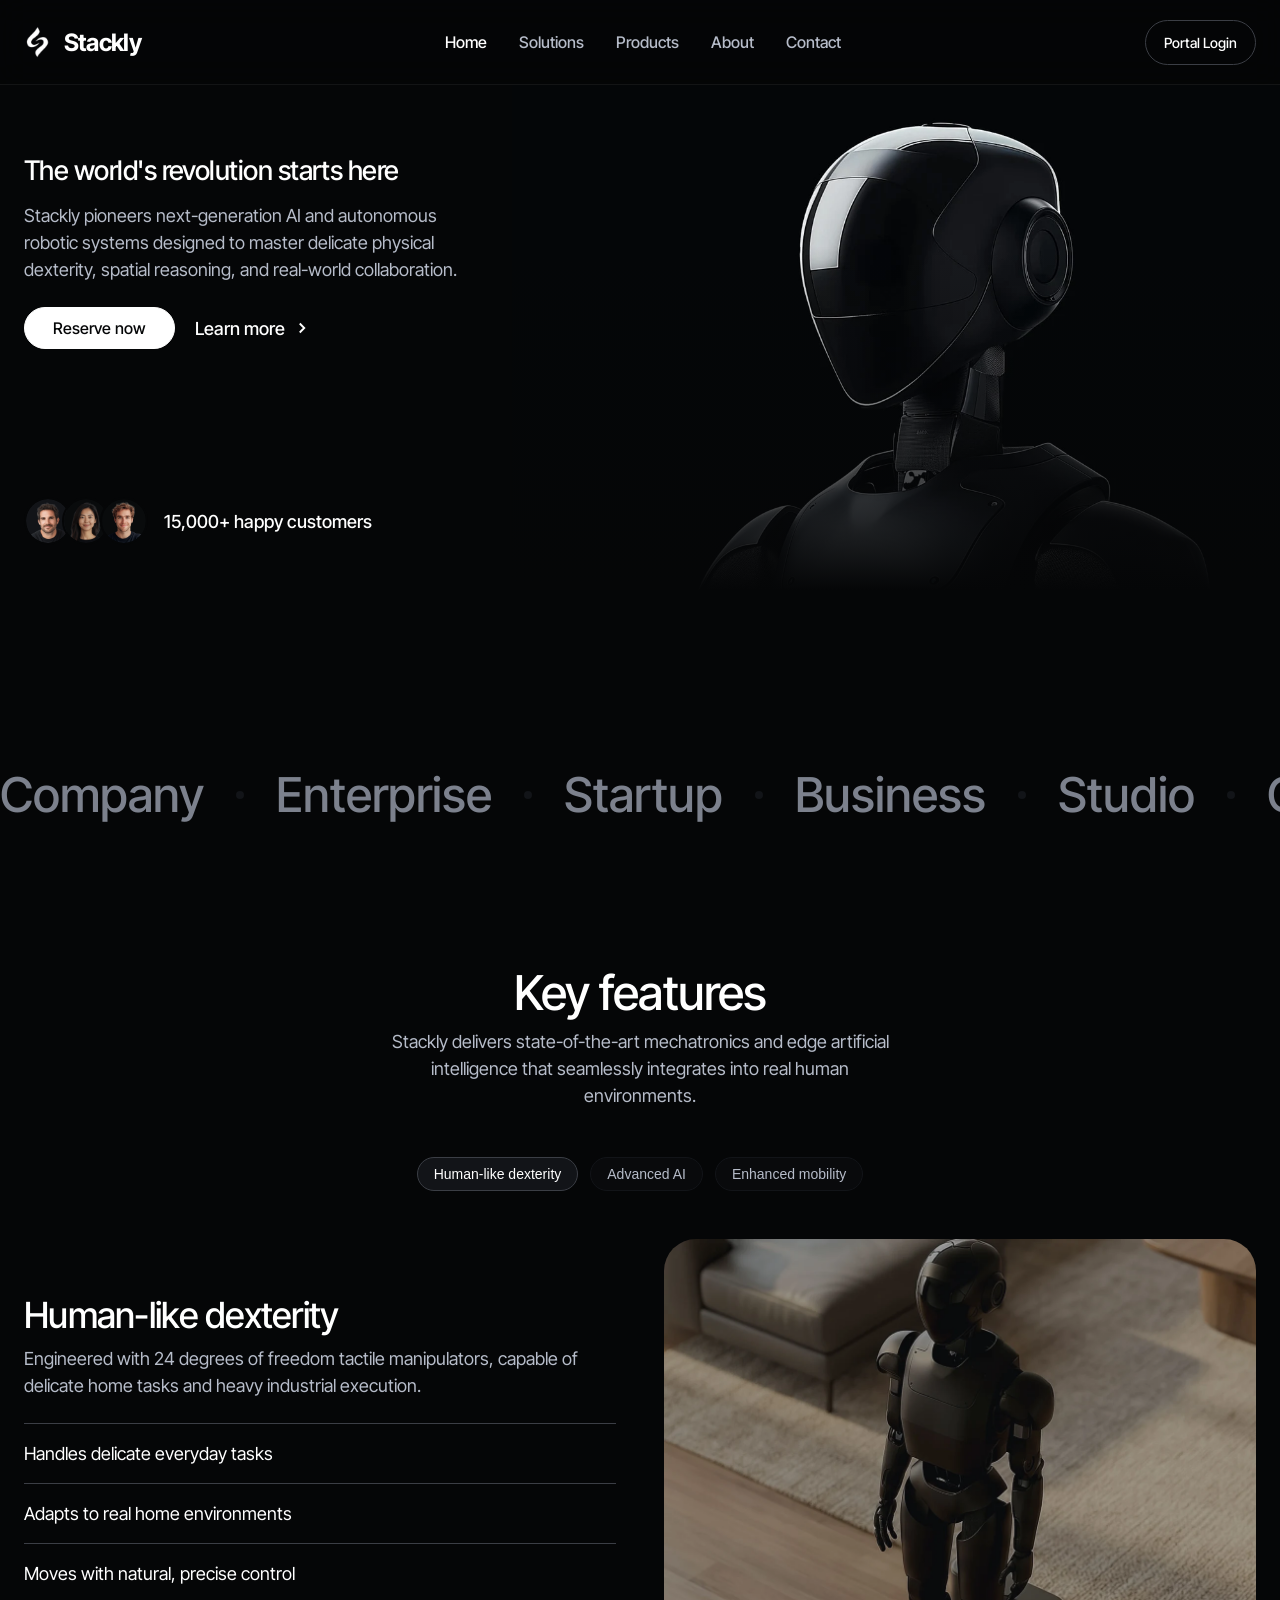
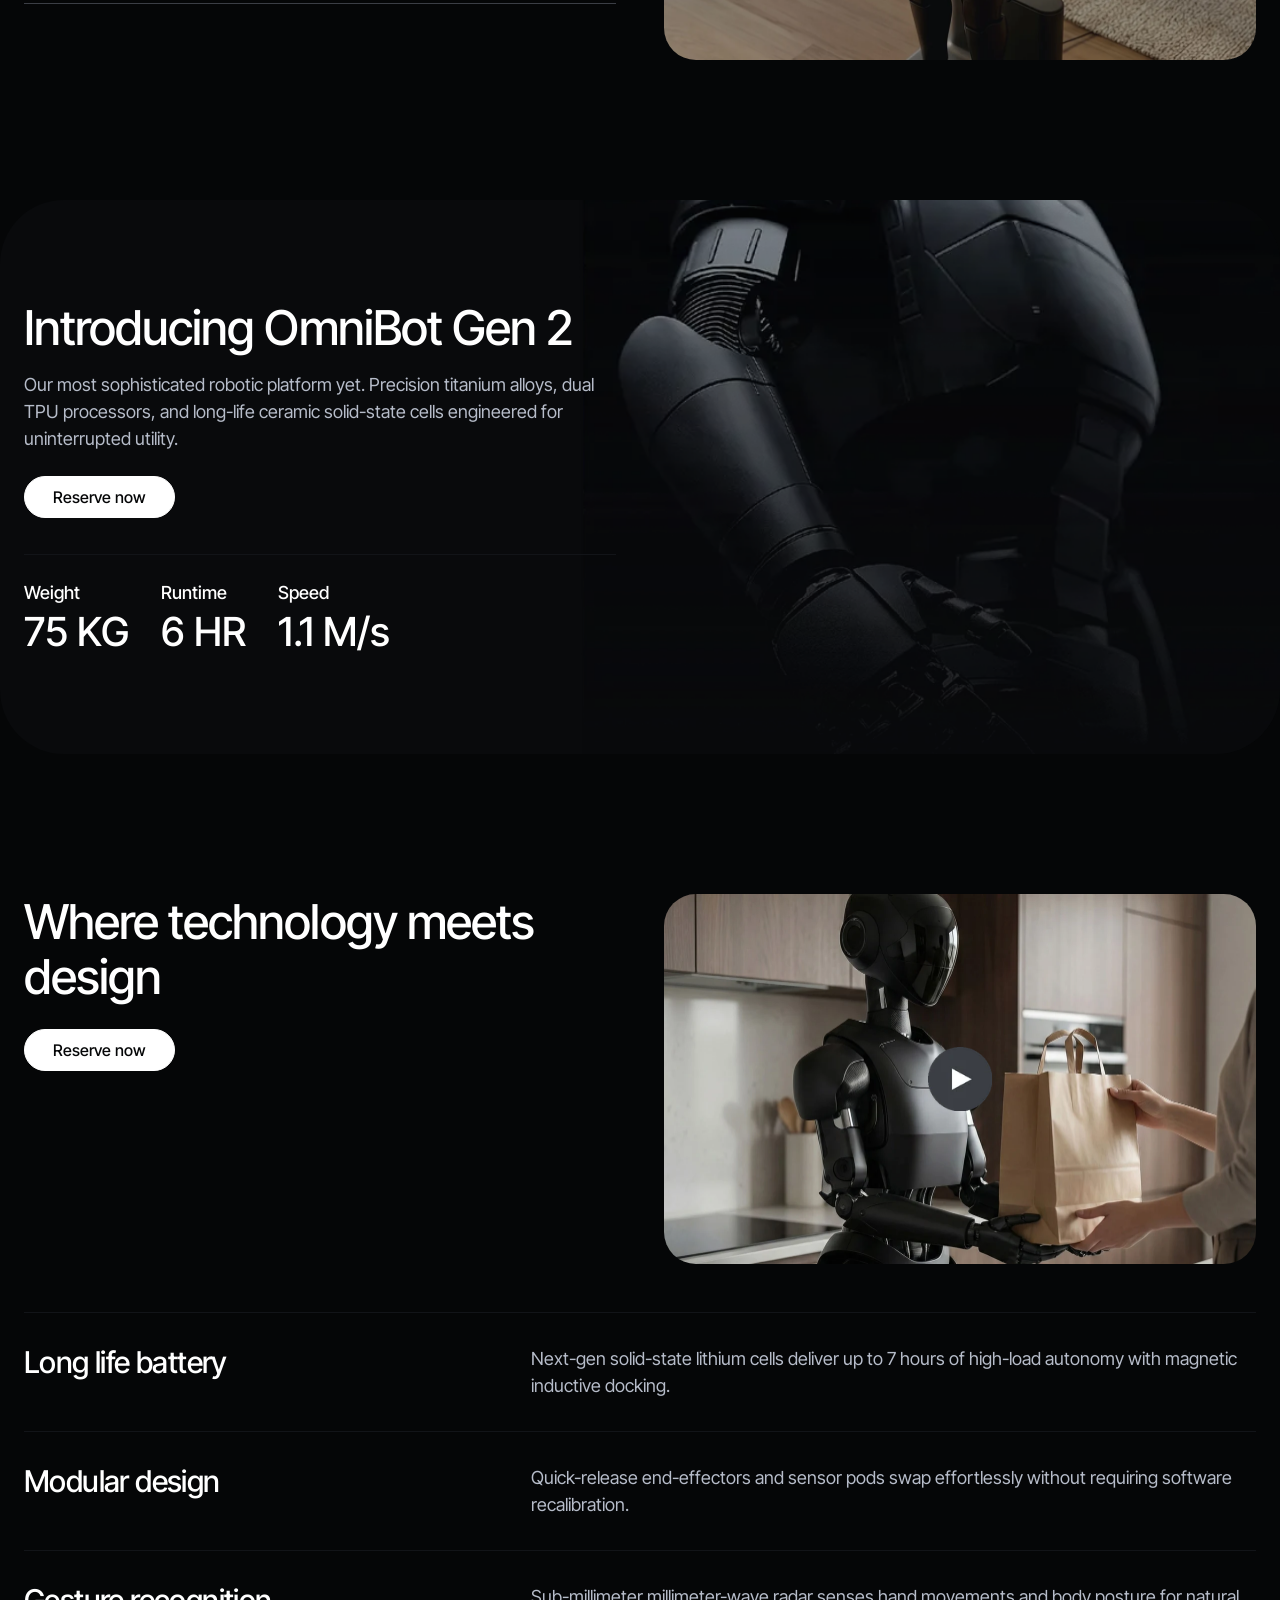
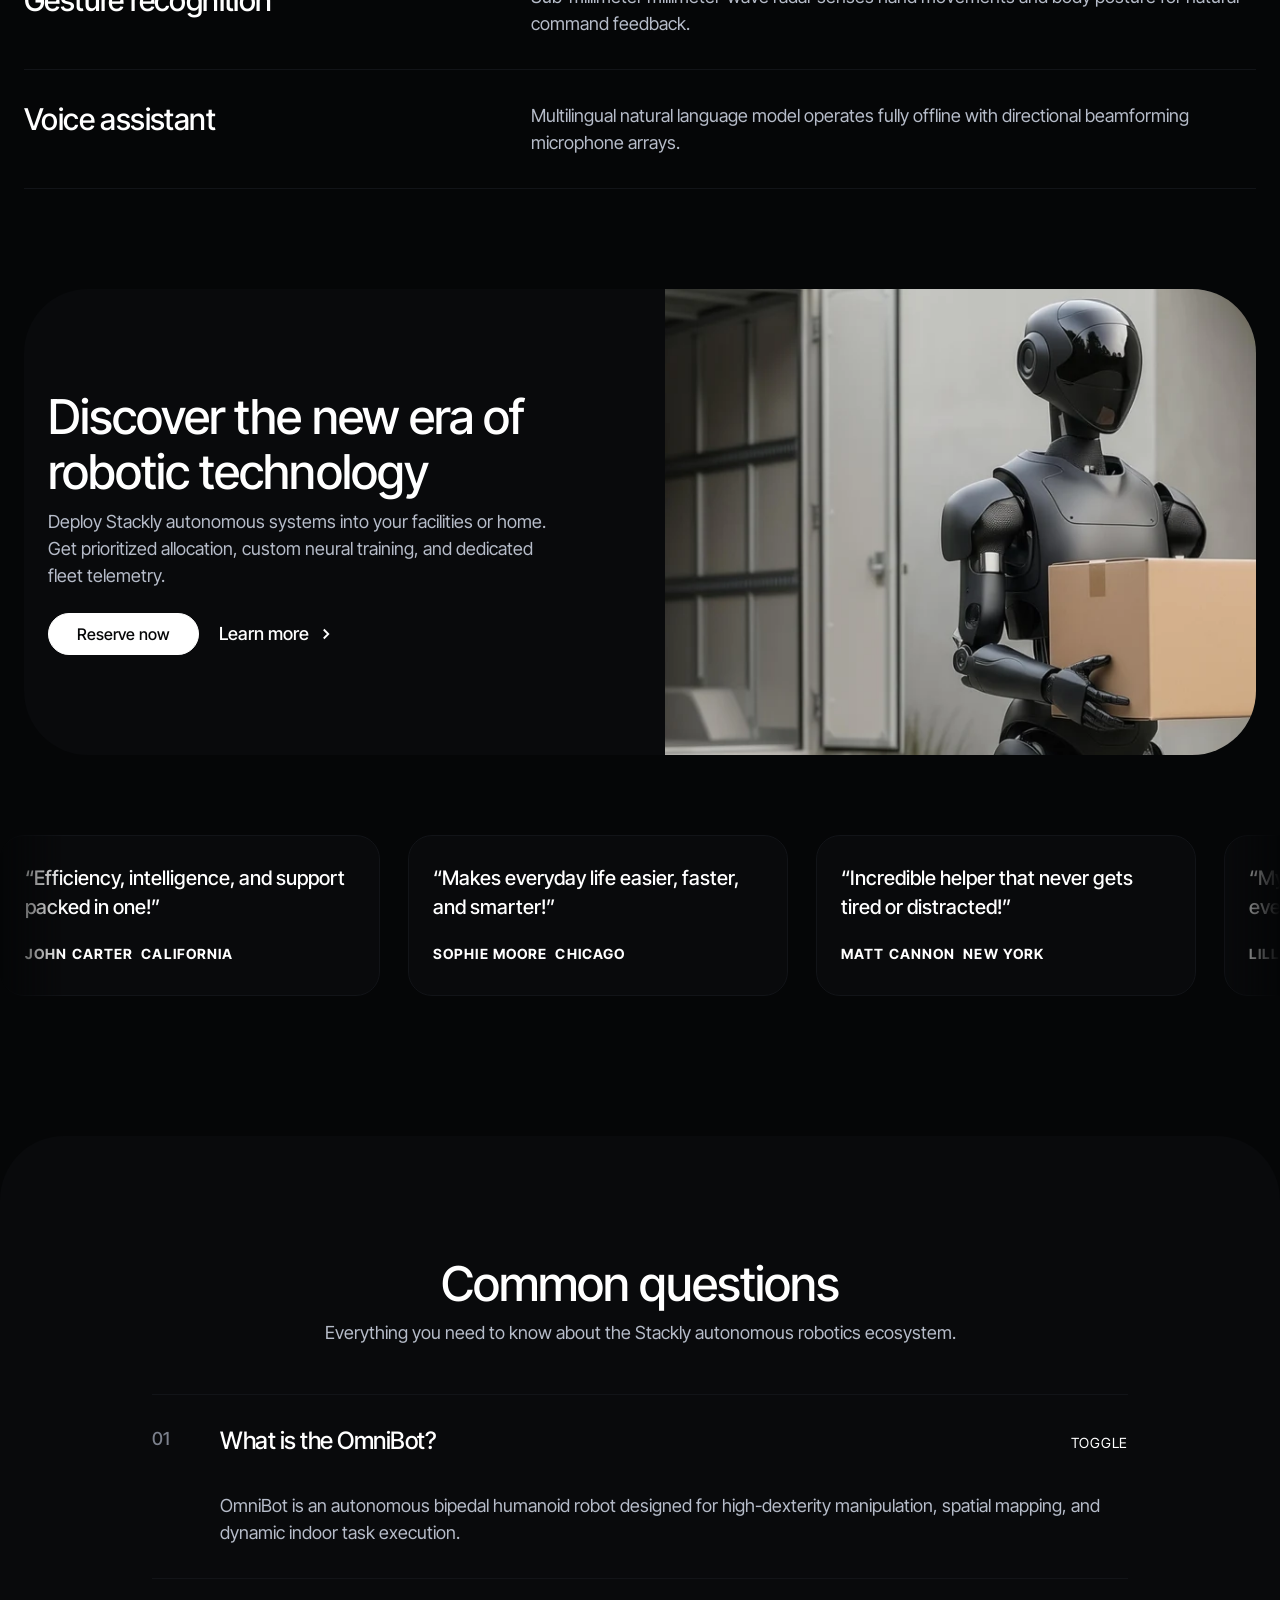
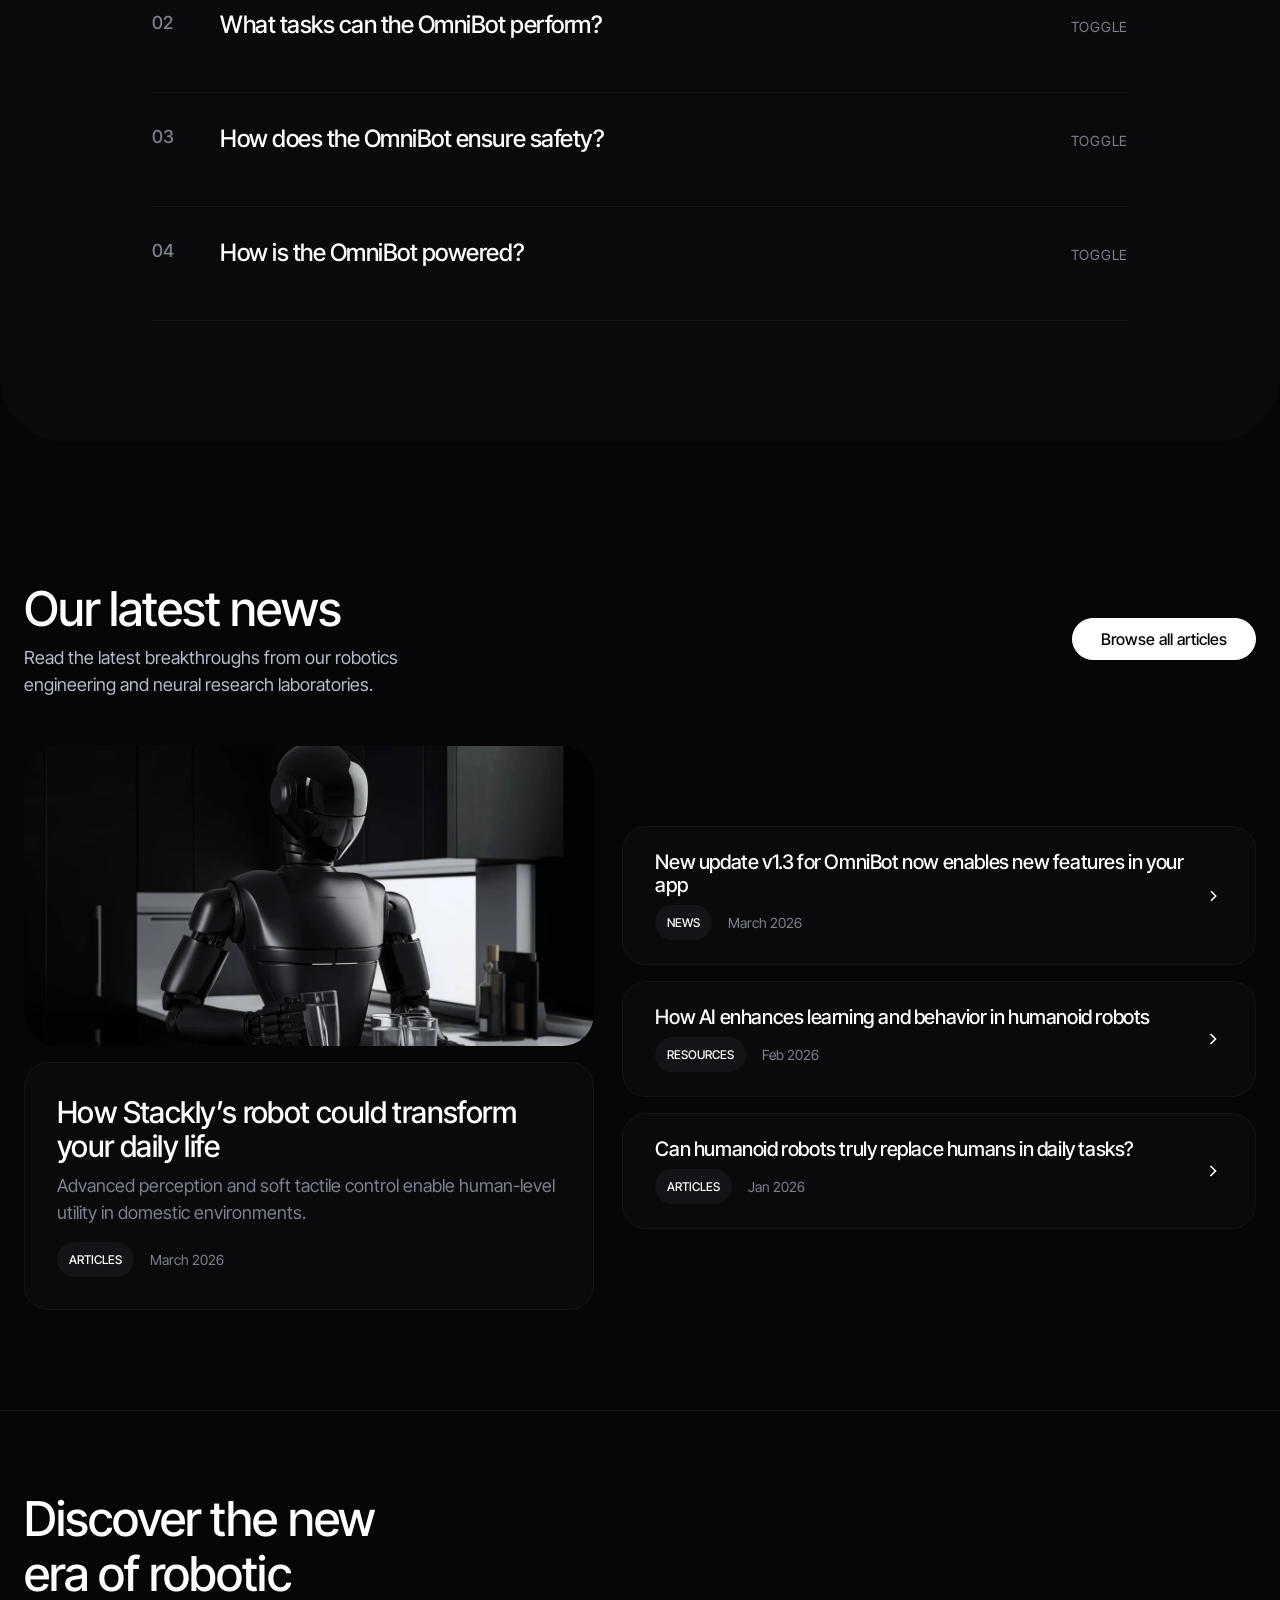
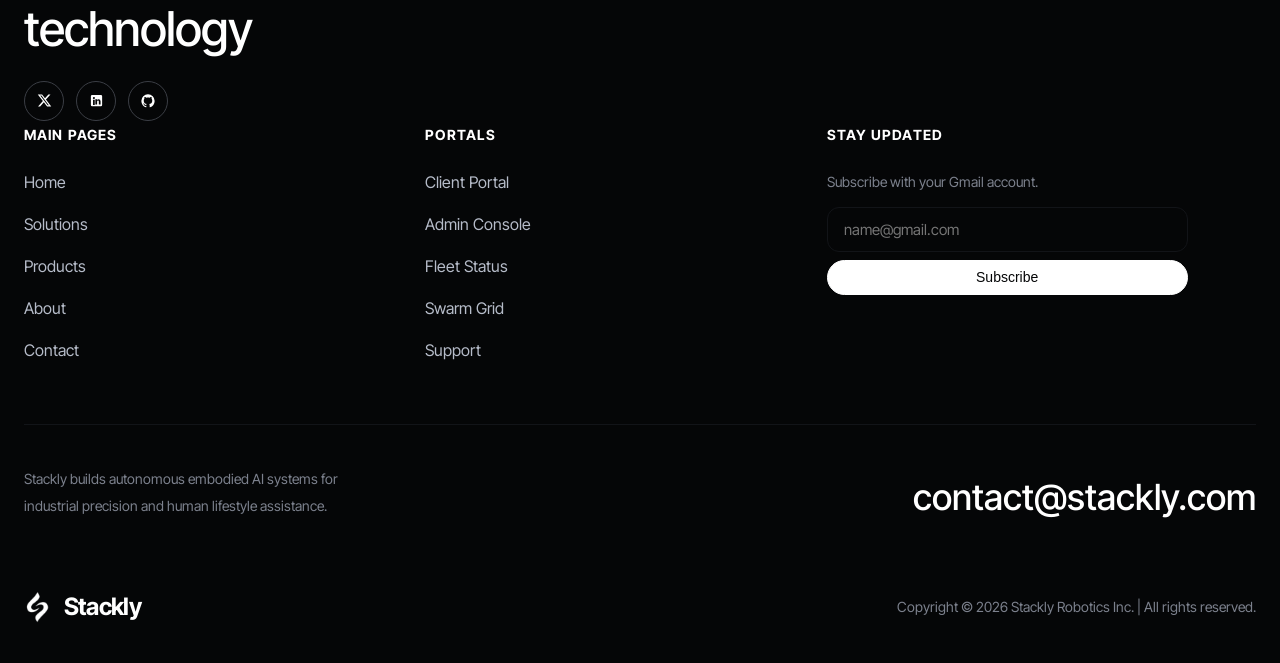
<file: index.html>
<!DOCTYPE html>
<html lang="en">
<head>
  <meta charset="UTF-8">
  <meta name="viewport" content="width=device-width, initial-scale=1.0">
  <title>Stackly</title>
  <!-- Google Fonts: Inter Tight (Exact Template Font) -->
  <link rel="preconnect" href="https://fonts.googleapis.com">
  <link rel="preconnect" href="https://fonts.gstatic.com" crossorigin>
  <link href="https://fonts.googleapis.com/css2?family=Inter+Tight:ital,wght@0,300;0,400;0,500;0,600;0,700;1,400&display=swap" rel="stylesheet">
  <link rel="stylesheet" href="css/style.css">
</head>
<body>

  <!-- ==================== HEADER / NAVBAR ==================== -->
  <div class="header-wrapper">
    <div class="container-default">
      <div class="header-container-wrapper">
        <a href="index.html" class="logo-wrapper">
          <img src="images/logo.webp" alt="Stackly Logo" class="logo-image">
          <span>Stackly</span>
        </a>

        <!-- Exactly 5 Nav Items -->
        <nav class="nav-menu-wrapper">
          <ul class="list-nav-menu">
            <li class="link-nav-item"><a href="index.html" class="active">Home</a></li>
            <li class="link-nav-item"><a href="solutions.html">Solutions</a></li>
            <li class="link-nav-item"><a href="products.html">Products</a></li>
            <li class="link-nav-item"><a href="about.html">About</a></li>
            <li class="link-nav-item"><a href="contact.html">Contact</a></li>
          </ul>
        </nav>

        <div class="nav-menu-right-side">
          <a href="login.html" class="btn-secondary-outline">Portal Login</a>
          <button class="hamburger-menu" id="hamburgerBtn" aria-label="Toggle menu">
            <div class="hamburger-menu-line"></div>
            <div class="hamburger-menu-line"></div>
          </button>
        </div>
      </div>
    </div>
  </div>

  <!-- Mobile Drawer -->
  <div class="mobile-nav-drawer" id="mobileDrawer">
    <ul>
      <li><a href="index.html" class="active">Home</a></li>
      <li><a href="solutions.html">Solutions</a></li>
      <li><a href="products.html">Products</a></li>
      <li><a href="about.html">About</a></li>
      <li><a href="contact.html">Contact</a></li>
    </ul>
    <div style="display: flex; flex-direction: column; gap: 12px; margin-top: auto;">
      <a href="login.html" class="btn-secondary-outline" style="width: 100%; text-align: center;">Client / Admin Login</a>
    </div>
  </div>

  <!-- ==================== HERO SECTION V4 (Exact Home V2 Template) ==================== -->
  <section class="section hero-v4">
    <div class="container-default">
      <div class="inner-container _434px">
        <h1 class="display-10 mid">The world's revolution starts here</h1>
        <p class="mg-top-2x-extra-small mg-bottom-small">
          Stackly pioneers next-generation AI and autonomous robotic systems designed to master delicate physical dexterity, spatial reasoning, and real-world collaboration.
        </p>
        <div class="mg-bottom-148px">
          <div class="buttons-row left">
            <a href="products.html" class="primary-button">
              <div>Reserve now</div>
              <div class="primary-button-bg"><div class="primary-button-bg-text">Reserve now</div></div>
            </a>
            <a href="about.html" class="link white">
              <div class="link-content-flex">
                <div>Learn more</div>
                <div class="item-icon-right">
                  <svg width="18" height="18" viewBox="0 0 24 24" fill="none" stroke="currentColor" stroke-width="2.5"><polyline points="9 18 15 12 9 6"></polyline></svg>
                </div>
              </div>
            </a>
          </div>
        </div>
        
        <!-- Happy Customers Avatars & Counter -->
        <div class="flex-horizontal-wrap justify-start gap-2x-extra-small">
          <div class="flex-horizontal justify-start">
            <div class="avatar-wrapper _48px">
              <img src="images/avatar-robotflow-webflow-template.webp" alt="Avatar" class="avatar-image circle"/>
            </div>
            <div class="mg-left--10px">
              <div class="avatar-wrapper _48px">
                <img src="images/avatar-v2-robotflow-webflow-template.webp" alt="Avatar" class="avatar-image circle"/>
              </div>
            </div>
            <div class="mg-left--10px">
              <div class="avatar-wrapper _48px">
                <img src="images/avatar-v1-robotflow-webflow-template.webp" alt="Avatar" class="avatar-image circle"/>
              </div>
            </div>
          </div>
          <div class="display-3 mid">
            <span class="count-up-number-animation" data-count="15000">15,000</span>+ happy customers
          </div>
        </div>
      </div>
    </div>

    <!-- Exact Half-Right Hero Image & Overlays -->
    <div class="home-v2-bottom-gradient"></div>
    <div class="half-bg-right home-v2-hero">
      <div class="background-image home-v2-hero"></div>
      <div class="overlay home-v2-hero"></div>
    </div>
  </section>

  <!-- ==================== SECTION 2: INFINITE MARQUEE V1 ==================== -->
  <section class="top-md bottom-sm overflow-hidden">
    <div class="infinite-marquee-wrapper v1">
      <div class="infinite-marquee v1 marquee-scroll-item">
        <div class="marquee-item"><div>Company</div></div><div class="dot"></div>
        <div class="marquee-item"><div>Enterprise</div></div><div class="dot"></div>
        <div class="marquee-item"><div>Startup</div></div><div class="dot"></div>
        <div class="marquee-item"><div>Business</div></div><div class="dot"></div>
        <div class="marquee-item"><div>Studio</div></div><div class="dot"></div>
        <div class="marquee-item"><div>Organization</div></div><div class="dot"></div>
      </div>
      <div class="infinite-marquee v1 marquee-scroll-item">
        <div class="marquee-item"><div>Company</div></div><div class="dot"></div>
        <div class="marquee-item"><div>Enterprise</div></div><div class="dot"></div>
        <div class="marquee-item"><div>Startup</div></div><div class="dot"></div>
        <div class="marquee-item"><div>Business</div></div><div class="dot"></div>
        <div class="marquee-item"><div>Studio</div></div><div class="dot"></div>
        <div class="marquee-item"><div>Organization</div></div><div class="dot"></div>
      </div>
    </div>
  </section>

  <!-- ==================== SECTION 3: KEY FEATURES ==================== -->
  <section class="section top-rg">
    <div class="container-default">
      <div class="text-center">
        <div class="inner-container _520px center">
          <h2 class="display-8 mid">Key features</h2>
          <p class="mg-top-4x-extra-small mg-bottom-large">
            Stackly delivers state-of-the-art mechatronics and edge artificial intelligence that seamlessly integrates into real human environments.
          </p>
        </div>
      </div>

      <!-- Feature Interactive Tabs -->
      <div class="feature-tabs-nav" style="justify-content: center; margin-bottom: 32px;">
        <button class="feature-tab-btn active" data-feature="1">Human-like dexterity</button>
        <button class="feature-tab-btn" data-feature="2">Advanced AI</button>
        <button class="feature-tab-btn" data-feature="3">Enhanced mobility</button>
      </div>

      <!-- Feature Slider Card 1 -->
      <div class="slider-wrapper feature-tab-content" id="featureContent1">
        <div class="grid-2-columns">
          <div class="flex-vertical space-between---align-start gap-row-24px">
            <div>
              <h3 class="display-7 mid">Human-like dexterity</h3>
              <p class="mg-top-4x-extra-small">
                Engineered with 24 degrees of freedom tactile manipulators, capable of delicate home tasks and heavy industrial execution.
              </p>
            </div>
            <div class="grid-1-column gap-row-2x-extra-small width-100">
              <div class="divider bg-neutral-500"></div>
              <div class="display-3 regular text-titles">Handles delicate everyday tasks</div>
              <div class="divider bg-neutral-500"></div>
              <div class="display-3 regular text-titles">Adapts to real home environments</div>
              <div class="divider bg-neutral-500"></div>
              <div class="display-3 regular text-titles">Moves with natural, precise control</div>
              <div class="divider bg-neutral-500"></div>
            </div>
          </div>
          <img src="images/human-like-dexterity-robotflow-webflow-template.webp" alt="Human Like Dexterity" class="main-border-radius fit-cover"/>
        </div>
      </div>

      <!-- Feature Slider Card 2 -->
      <div class="slider-wrapper feature-tab-content" id="featureContent2" style="display: none;">
        <div class="grid-2-columns">
          <div class="flex-vertical space-between---align-start gap-row-24px">
            <div>
              <h3 class="display-7 mid">Advanced AI</h3>
              <p class="mg-top-4x-extra-small">
                Continuous on-device neural processing ensures context comprehension, spatial reasoning, and continuous behavioral adaptation.
              </p>
            </div>
            <div class="grid-1-column gap-row-2x-extra-small width-100">
              <div class="divider bg-neutral-500"></div>
              <div class="display-3 regular text-titles">Understands context in real time</div>
              <div class="divider bg-neutral-500"></div>
              <div class="display-3 regular text-titles">Learns from daily interactions</div>
              <div class="divider bg-neutral-500"></div>
              <div class="display-3 regular text-titles">Adapts to changing environments</div>
              <div class="divider bg-neutral-500"></div>
            </div>
          </div>
          <img src="images/advanced-ai-robotflow-weblfow-template.webp" alt="Advanced AI" class="main-border-radius fit-cover"/>
        </div>
      </div>

      <!-- Feature Slider Card 3 -->
      <div class="slider-wrapper feature-tab-content" id="featureContent3" style="display: none;">
        <div class="grid-2-columns">
          <div class="flex-vertical space-between---align-start gap-row-24px">
            <div>
              <h3 class="display-7 mid">Enhanced mobility</h3>
              <p class="mg-top-4x-extra-small">
                Dynamic balancing gyroscopes and high-torque electric joints enable seamless traversal across uneven planes, stairs, and tight indoor quarters.
              </p>
            </div>
            <div class="grid-1-column gap-row-2x-extra-small width-100">
              <div class="divider bg-neutral-500"></div>
              <div class="display-3 regular text-titles">Navigates tight indoor spaces</div>
              <div class="divider bg-neutral-500"></div>
              <div class="display-3 regular text-titles">Moves smoothly between rooms</div>
              <div class="divider bg-neutral-500"></div>
              <div class="display-3 regular text-titles">Maintains balance on uneven floors</div>
              <div class="divider bg-neutral-500"></div>
            </div>
          </div>
          <img src="images/enhanced-mobility-robotflow-webflow-template.webp" alt="Enhanced Mobility" class="main-border-radius fit-cover"/>
        </div>
      </div>

    </div>
  </section>

  <!-- ==================== SECTION 4: INTRODUCING OMNIBOT GEN 2 ==================== -->
  <section class="section content-section-v5">
    <div class="container-default z-index-1">
      <div class="grid-2-columns">
        <div>
          <h2 class="display-8 mid">Introducing OmniBot Gen 2</h2>
          <p class="mg-top-2x-extra-small mg-bottom-small">
            Our most sophisticated robotic platform yet. Precision titanium alloys, dual TPU processors, and long-life ceramic solid-state cells engineered for uninterrupted utility.
          </p>
          <div class="buttons-row left">
            <a href="products.html" class="primary-button">
              <div>Reserve now</div>
              <div class="primary-button-bg"><div class="primary-button-bg-text">Reserve now</div></div>
            </a>
          </div>
          <div class="stats-horizontal-tablet">
            <div>
              <div class="display-3 mid text-titles">Weight</div>
              <div class="stat-large-text"><span class="count-up-number-animation" data-count="80">80</span> KG</div>
            </div>
            <div>
              <div class="display-3 mid text-titles">Runtime</div>
              <div class="stat-large-text"><span class="count-up-number-animation" data-count="7">7</span> HR</div>
            </div>
            <div>
              <div class="display-3 mid text-titles">Speed</div>
              <div class="stat-large-text"><span class="count-up-number-animation" data-count="1.2" data-decimals="1">1.2</span> M/s</div>
            </div>
          </div>
        </div>
        <div><!-- Spacer for background --></div>
      </div>
    </div>
    <div class="background-image-wrapper content-section-image-v1">
      <div class="background-image conten-section-image-v4"></div>
    </div>
  </section>

  <!-- ==================== SECTION 5: WHERE TECHNOLOGY MEETS DESIGN ==================== -->
  <section class="section top-rg">
    <div class="container-default">
      <div class="grid-2-columns" style="align-items: start;">
        <div class="inner-container _392px">
          <h2 class="display-8">Where technology meets design</h2>
          <div class="buttons-row left mg-top-small">
            <a href="products.html" class="primary-button">
              <div>Reserve now</div>
              <div class="primary-button-bg"><div class="primary-button-bg-text">Reserve now</div></div>
            </a>
          </div>
        </div>

        <a href="404.html" class="video-wrapper v1" id="openVideoBtn" aria-label="Watch Video Showcase">
          <img src="images/video-thumbnail-small-robotflow-webflow-template.webp" alt="Video Showcase" class="lightbox-image"/>
          <img src="images/play-button-small-robotflow-webflow-template.webp" alt="Play" class="play-button small"/>
        </a>
      </div>

      <!-- 4 Spec Grids -->
      <div class="mg-top-large">
        <div class="title-and-paragraph-grid">
          <div><h3 class="display-6 mid">Long life battery</h3></div>
          <p>Next-gen solid-state lithium cells deliver up to 7 hours of high-load autonomy with magnetic inductive docking.</p>
        </div>
        <div class="title-and-paragraph-grid">
          <div><h3 class="display-6 mid">Modular design</h3></div>
          <p>Quick-release end-effectors and sensor pods swap effortlessly without requiring software recalibration.</p>
        </div>
        <div class="title-and-paragraph-grid">
          <div><h3 class="display-6 mid">Gesture recognition</h3></div>
          <p>Sub-millimeter millimeter-wave radar senses hand movements and body posture for natural command feedback.</p>
        </div>
        <div class="title-and-paragraph-grid last">
          <div><h3 class="display-6 mid">Voice assistant</h3></div>
          <p>Multilingual natural language model operates fully offline with directional beamforming microphone arrays.</p>
        </div>
      </div>
    </div>
  </section>

  <!-- ==================== SECTION 6: DISCOVER THE NEW ERA CTA ==================== -->
  <section class="section">
    <div class="container-default">
      <div class="card cta-card">
        <div class="container-default">
          <div class="grid-2-columns">
            <div class="z-index-1">
              <div class="inner-container _510px">
                <h2 class="display-8 mid">Discover the new era of robotic technology</h2>
                <p class="mg-top-4x-extra-small mg-bottom-small">
                  Deploy Stackly autonomous systems into your facilities or home. Get prioritized allocation, custom neural training, and dedicated fleet telemetry.
                </p>
                <div class="buttons-row left">
                  <a href="products.html" class="primary-button">
                    <div>Reserve now</div>
                    <div class="primary-button-bg"><div class="primary-button-bg-text">Reserve now</div></div>
                  </a>
                  <a href="about.html" class="link white">
                    <div class="link-content-flex">
                      <div>Learn more</div>
                      <div class="item-icon-right"><svg width="18" height="18" viewBox="0 0 24 24" fill="none" stroke="currentColor" stroke-width="2.5"><polyline points="9 18 15 12 9 6"></polyline></svg></div>
                    </div>
                  </a>
                </div>
              </div>
            </div>
            <div class="half-bg-right cta-card-bg-right">
              <div class="background-image cta-card-bg-image"></div>
            </div>
          </div>
        </div>
      </div>
    </div>
  </section>

  <!-- ==================== SECTION 7: TESTIMONIALS MARQUEE V2 ==================== -->
  <section class="top-60px bottom-rg overflow-hidden">
    <div class="infinite-marquee-wrapper v2">
      <div class="infinite-marquee v2">
        <div class="infinite-marquee-card-v2">
          <div class="mg-bottom-small"><div class="display-6 mid text-titles">“Efficiency, intelligence, and support packed in one!”</div></div>
          <div class="flex-horizontal gap-2x-extra-small">
            <div class="display-1 strong text-titles">John Carter</div>
            <div class="display-1 strong text-neutral-light">California</div>
          </div>
        </div>
        <div class="infinite-marquee-card-v2">
          <div class="mg-bottom-small"><div class="display-6 mid text-titles">“Makes everyday life easier, faster, and smarter!”</div></div>
          <div class="flex-horizontal gap-2x-extra-small">
            <div class="display-1 strong text-titles">Sophie Moore</div>
            <div class="display-1 strong text-neutral-light">Chicago</div>
          </div>
        </div>
        <div class="infinite-marquee-card-v2">
          <div class="mg-bottom-small"><div class="display-6 mid text-titles">“Incredible helper that never gets tired or distracted!”</div></div>
          <div class="flex-horizontal gap-2x-extra-small">
            <div class="display-1 strong text-titles">Matt Cannon</div>
            <div class="display-1 strong text-neutral-light">New York</div>
          </div>
        </div>
        <div class="infinite-marquee-card-v2">
          <div class="mg-bottom-small"><div class="display-6 mid text-titles">“My smartest, most helpful assistant ever — hands down!”</div></div>
          <div class="flex-horizontal gap-2x-extra-small">
            <div class="display-1 strong text-titles">Lilly Woods</div>
            <div class="display-1 strong text-neutral-light">Washington</div>
          </div>
        </div>
      </div>
      <div class="infinite-marquee v2" aria-hidden="true">
        <div class="infinite-marquee-card-v2">
          <div class="mg-bottom-small"><div class="display-6 mid text-titles">“Efficiency, intelligence, and support packed in one!”</div></div>
          <div class="flex-horizontal gap-2x-extra-small">
            <div class="display-1 strong text-titles">John Carter</div>
            <div class="display-1 strong text-neutral-light">California</div>
          </div>
        </div>
        <div class="infinite-marquee-card-v2">
          <div class="mg-bottom-small"><div class="display-6 mid text-titles">“Makes everyday life easier, faster, and smarter!”</div></div>
          <div class="flex-horizontal gap-2x-extra-small">
            <div class="display-1 strong text-titles">Sophie Moore</div>
            <div class="display-1 strong text-neutral-light">Chicago</div>
          </div>
        </div>
        <div class="infinite-marquee-card-v2">
          <div class="mg-bottom-small"><div class="display-6 mid text-titles">“Incredible helper that never gets tired or distracted!”</div></div>
          <div class="flex-horizontal gap-2x-extra-small">
            <div class="display-1 strong text-titles">Matt Cannon</div>
            <div class="display-1 strong text-neutral-light">New York</div>
          </div>
        </div>
        <div class="infinite-marquee-card-v2">
          <div class="mg-bottom-small"><div class="display-6 mid text-titles">“My smartest, most helpful assistant ever — hands down!”</div></div>
          <div class="flex-horizontal gap-2x-extra-small">
            <div class="display-1 strong text-titles">Lilly Woods</div>
            <div class="display-1 strong text-neutral-light">Washington</div>
          </div>
        </div>
      </div>
    </div>
  </section>

  <!-- ==================== SECTION 8: FAQ ACCORDION V2 ==================== -->
  <section class="section content-section-v7">
    <div class="container-default">
      <div class="inner-container _422px center text-center mg-bottom-large">
        <h2 class="display-8 mid mg-bottom-4x-extra-small">Common questions</h2>
        <p>Everything you need to know about the Stackly autonomous robotics ecosystem.</p>
      </div>

      <div class="inner-container _976px center">
        <!-- FAQ 1 -->
        <div class="accordion-wrapper v2 active">
          <div class="accordion-display-number">01</div>
          <h3 class="display-5 mid">What is the OmniBot?</h3>
          <div class="accordion-toggle-text">Toggle</div>
          <div class="accordion-body-v2">
            <p>OmniBot is an autonomous bipedal humanoid robot designed for high-dexterity manipulation, spatial mapping, and dynamic indoor task execution.</p>
          </div>
        </div>

        <!-- FAQ 2 -->
        <div class="accordion-wrapper v2">
          <div class="accordion-display-number">02</div>
          <h3 class="display-5 mid">What tasks can the OmniBot perform?</h3>
          <div class="accordion-toggle-text">Toggle</div>
          <div class="accordion-body-v2">
            <p>From complex cleanroom sorting and tool handling to inventory logistics and collaborative household assistance.</p>
          </div>
        </div>

        <!-- FAQ 3 -->
        <div class="accordion-wrapper v2">
          <div class="accordion-display-number">03</div>
          <h3 class="display-5 mid">How does the OmniBot ensure safety?</h3>
          <div class="accordion-toggle-text">Toggle</div>
          <div class="accordion-body-v2">
            <p>Multiple hardware-isolated torque sensors, 360° collision radar, and instant compliant motor deceleration safeguard humans in proximity.</p>
          </div>
        </div>

        <!-- FAQ 4 -->
        <div class="accordion-wrapper v2 w-variant-last">
          <div class="accordion-display-number">04</div>
          <h3 class="display-5 mid">How is the OmniBot powered?</h3>
          <div class="accordion-toggle-text">Toggle</div>
          <div class="accordion-body-v2">
            <p>High-density ceramic solid-state battery packs providing 7 hours of continuous operation with automated induction return.</p>
          </div>
        </div>
      </div>
    </div>
  </section>

  <!-- ==================== SECTION 9: LATEST NEWS ==================== -->
  <section class="section top-rg">
    <div class="container-default">
      <div class="flex-horizontal-wrap space-between mg-bottom-large">
        <div class="inner-container _468px">
          <h2 class="display-8 mid mg-bottom-4x-extra-small">Our latest news</h2>
          <p>Read the latest breakthroughs from our robotics engineering and neural research laboratories.</p>
        </div>
        <div>
          <a href="solutions.html" class="primary-button">
            <div>Browse all articles</div>
            <div class="primary-button-bg"><div class="primary-button-bg-text">Browse all articles</div></div>
          </a>
        </div>
      </div>

      <div class="grid-2-columns _0-9fr-1fr">
        <!-- Featured Card -->
        <a href="solutions.html" style="text-decoration: none;">
          <div class="main-border-radius overflow-hidden" style="height: 300px;">
            <img src="images/how-omnibot-could-transform-daily-life.webp" alt="News" class="fit-cover"/>
          </div>
          <div class="card blog-card-v1">
            <h3 class="display-6 mid">How Stackly’s robot could transform your daily life</h3>
            <p style="color: var(--neutral-colors--400); margin: 8px 0 16px;">Advanced perception and soft tactile control enable human-level utility in domestic environments.</p>
            <div class="flex-horizontal gap-2x-extra-small">
              <span class="badge">Articles</span>
              <span style="color: var(--neutral-colors--400); font-size: 14px;">March 2026</span>
            </div>
          </div>
        </a>

        <!-- Side List -->
        <div style="display: flex; flex-direction: column; gap: 16px;">
          <a href="solutions.html" class="card blog-card-v2">
            <div>
              <h3 class="display-5 mid" style="font-size: 20px; margin-bottom: 8px;">New update v1.3 for OmniBot now enables new features in your app</h3>
              <div class="flex-horizontal gap-2x-extra-small">
                <span class="badge">News</span>
                <span style="color: var(--neutral-colors--400); font-size: 14px;">March 2026</span>
              </div>
            </div>
            <svg width="20" height="20" viewBox="0 0 24 24" fill="none" stroke="#fff" stroke-width="2"><polyline points="9 18 15 12 9 6"></polyline></svg>
          </a>

          <a href="solutions.html" class="card blog-card-v2">
            <div>
              <h3 class="display-5 mid" style="font-size: 20px; margin-bottom: 8px;">How AI enhances learning and behavior in humanoid robots</h3>
              <div class="flex-horizontal gap-2x-extra-small">
                <span class="badge">Resources</span>
                <span style="color: var(--neutral-colors--400); font-size: 14px;">Feb 2026</span>
              </div>
            </div>
            <svg width="20" height="20" viewBox="0 0 24 24" fill="none" stroke="#fff" stroke-width="2"><polyline points="9 18 15 12 9 6"></polyline></svg>
          </a>

          <a href="solutions.html" class="card blog-card-v2">
            <div>
              <h3 class="display-5 mid" style="font-size: 20px; margin-bottom: 8px;">Can humanoid robots truly replace humans in daily tasks?</h3>
              <div class="flex-horizontal gap-2x-extra-small">
                <span class="badge">Articles</span>
                <span style="color: var(--neutral-colors--400); font-size: 14px;">Jan 2026</span>
              </div>
            </div>
            <svg width="20" height="20" viewBox="0 0 24 24" fill="none" stroke="#fff" stroke-width="2"><polyline points="9 18 15 12 9 6"></polyline></svg>
          </a>
        </div>
      </div>
    </div>
  </section>

  <!-- ==================== FOOTER (Exact Layout) ==================== -->
  <div class="footer-content">
    <div class="container-default">
      <div class="footer-top-v1">
        <div class="flex-horizontal-wrap space-between">
          <div class="inner-container _370px" style="max-width: 370px;">
            <h2 class="display-8 mid mg-bottom-2x-extra-small">Discover the new era of robotic technology</h2>
            <div style="display: flex; gap: 12px; margin-top: 24px;">
              <a href="404.html" class="btn-secondary-outline" style="border-radius: 50%; width: 40px; height: 40px; padding: 0; display: inline-flex; align-items: center; justify-content: center;" aria-label="X (Twitter)">
                <svg width="15" height="15" viewBox="0 0 24 24" fill="currentColor"><path d="M18.244 2.25h3.308l-7.227 8.26 8.502 11.24H16.17l-5.214-6.817L4.99 21.75H1.68l7.73-8.835L1.254 2.25H8.08l4.713 6.231zm-1.161 17.52h1.833L7.084 4.126H5.117z"/></svg>
              </a>
              <a href="404.html" class="btn-secondary-outline" style="border-radius: 50%; width: 40px; height: 40px; padding: 0; display: inline-flex; align-items: center; justify-content: center;" aria-label="LinkedIn">
                <svg width="15" height="15" viewBox="0 0 24 24" fill="currentColor"><path d="M19 3a2 2 0 0 1 2 2v14a2 2 0 0 1-2 2H5a2 2 0 0 1-2-2V5a2 2 0 0 1 2-2h14m-.5 15.5v-5.3a3.26 3.26 0 0 0-3.26-3.26c-.85 0-1.84.52-2.28 1.3v-1.11h-2.79v8.37h2.79v-4.93c0-.77.62-1.4 1.39-1.4a1.4 1.4 0 0 1 1.4 1.4v4.93h2.75M6.46 10.9v8.37H9.2V10.9H6.46M7.83 6.45a1.62 1.62 0 0 0-1.62 1.62c0 .89.73 1.62 1.62 1.62.89 0 1.62-.73 1.62-1.62 0-.89-.73-1.62-1.62-1.62Z"/></svg>
              </a>
              <a href="404.html" class="btn-secondary-outline" style="border-radius: 50%; width: 40px; height: 40px; padding: 0; display: inline-flex; align-items: center; justify-content: center;" aria-label="GitHub">
                <svg width="16" height="16" viewBox="0 0 24 24" fill="currentColor"><path d="M12 2A10 10 0 0 0 2 12c0 4.42 2.87 8.17 6.84 9.5.5.08.66-.23.66-.5v-1.69c-2.77.6-3.36-1.34-3.36-1.34-.46-1.16-1.11-1.47-1.11-1.47-.91-.62.07-.6.07-.6 1 .07 1.53 1.03 1.53 1.03.87 1.52 2.34 1.07 2.91.83.1-.65.35-1.09.63-1.34-2.22-.25-4.55-1.11-4.55-4.92 0-1.11.38-2 1.03-2.71-.1-.25-.45-1.29.1-2.64 0 0 .84-.27 2.75 1.02.79-.22 1.65-.33 2.5-.33.85 0 1.71.11 2.5.33 1.91-1.29 2.75-1.02 2.75-1.02.55 1.35.2 2.39.1 2.64.65.71 1.03 1.6 1.03 2.71 0 3.82-2.34 4.66-4.57 4.91.36.31.69.92.69 1.85V21c0 .27.16.59.67.5C19.14 20.16 22 16.42 22 12A10 10 0 0 0 12 2Z"/></svg>
              </a>
            </div>
          </div>

          <div class="inner-container _670px">
            <div class="footer-nav">
              <div>
                <div class="display-1 strong" style="margin-bottom: 20px;">Main pages</div>
                <ul class="list-wrapper">
                  <li><a href="index.html">Home</a></li>
                  <li><a href="solutions.html">Solutions</a></li>
                  <li><a href="products.html">Products</a></li>
                  <li><a href="about.html">About</a></li>
                  <li><a href="contact.html">Contact</a></li>
                </ul>
              </div>

              <div>
                <div class="display-1 strong" style="margin-bottom: 20px;">Portals</div>
                <ul class="list-wrapper">
                  <li><a href="404.html">Client Portal</a></li>
                  <li><a href="404.html">Admin Console</a></li>
                  <li><a href="404.html">Fleet Status</a></li>
                  <li><a href="404.html">Swarm Grid</a></li>
                  <li><a href="404.html">Support</a></li>
                </ul>
              </div>

              <div>
                <div class="display-1 strong" style="margin-bottom: 20px;">Stay Updated</div>
                <p style="font-size: 14px; margin-bottom: 12px; color: var(--neutral-colors--400);">Subscribe with your Gmail account.</p>
                <form class="newsletter-form">
                  <input type="email" class="input-styled" placeholder="name@gmail.com" required style="margin-bottom: 8px;">
                  <button type="submit" class="primary-button small" style="width: 100%;">
                    <div>Subscribe</div>
                    <div class="primary-button-bg"><div class="primary-button-bg-text">Subscribe</div></div>
                  </button>
                </form>
              </div>
            </div>
          </div>
        </div>
      </div>

      <div class="footer-middle-v1">
        <p style="max-width: 334px; font-size: 14px; color: var(--neutral-colors--400);">
          Stackly builds autonomous embodied AI systems for industrial precision and human lifestyle assistance.
        </p>
        <a href="mailto:contact@stackly-robotics.ai" class="display-7" style="color: #fff;">contact@stackly.com</a>
      </div>

      <div class="footer-bottom-v1">
        <a href="index.html" class="logo-wrapper">
          <img src="images/logo.webp" alt="Stackly Logo" class="logo-image">
          <span>Stackly</span>
        </a>
        <p>Copyright © 2026 Stackly Robotics Inc. | All rights reserved.</p>
      </div>
    </div>
  </div>

  <script src="js/main.js"></script>
</body>
</html>
</file>
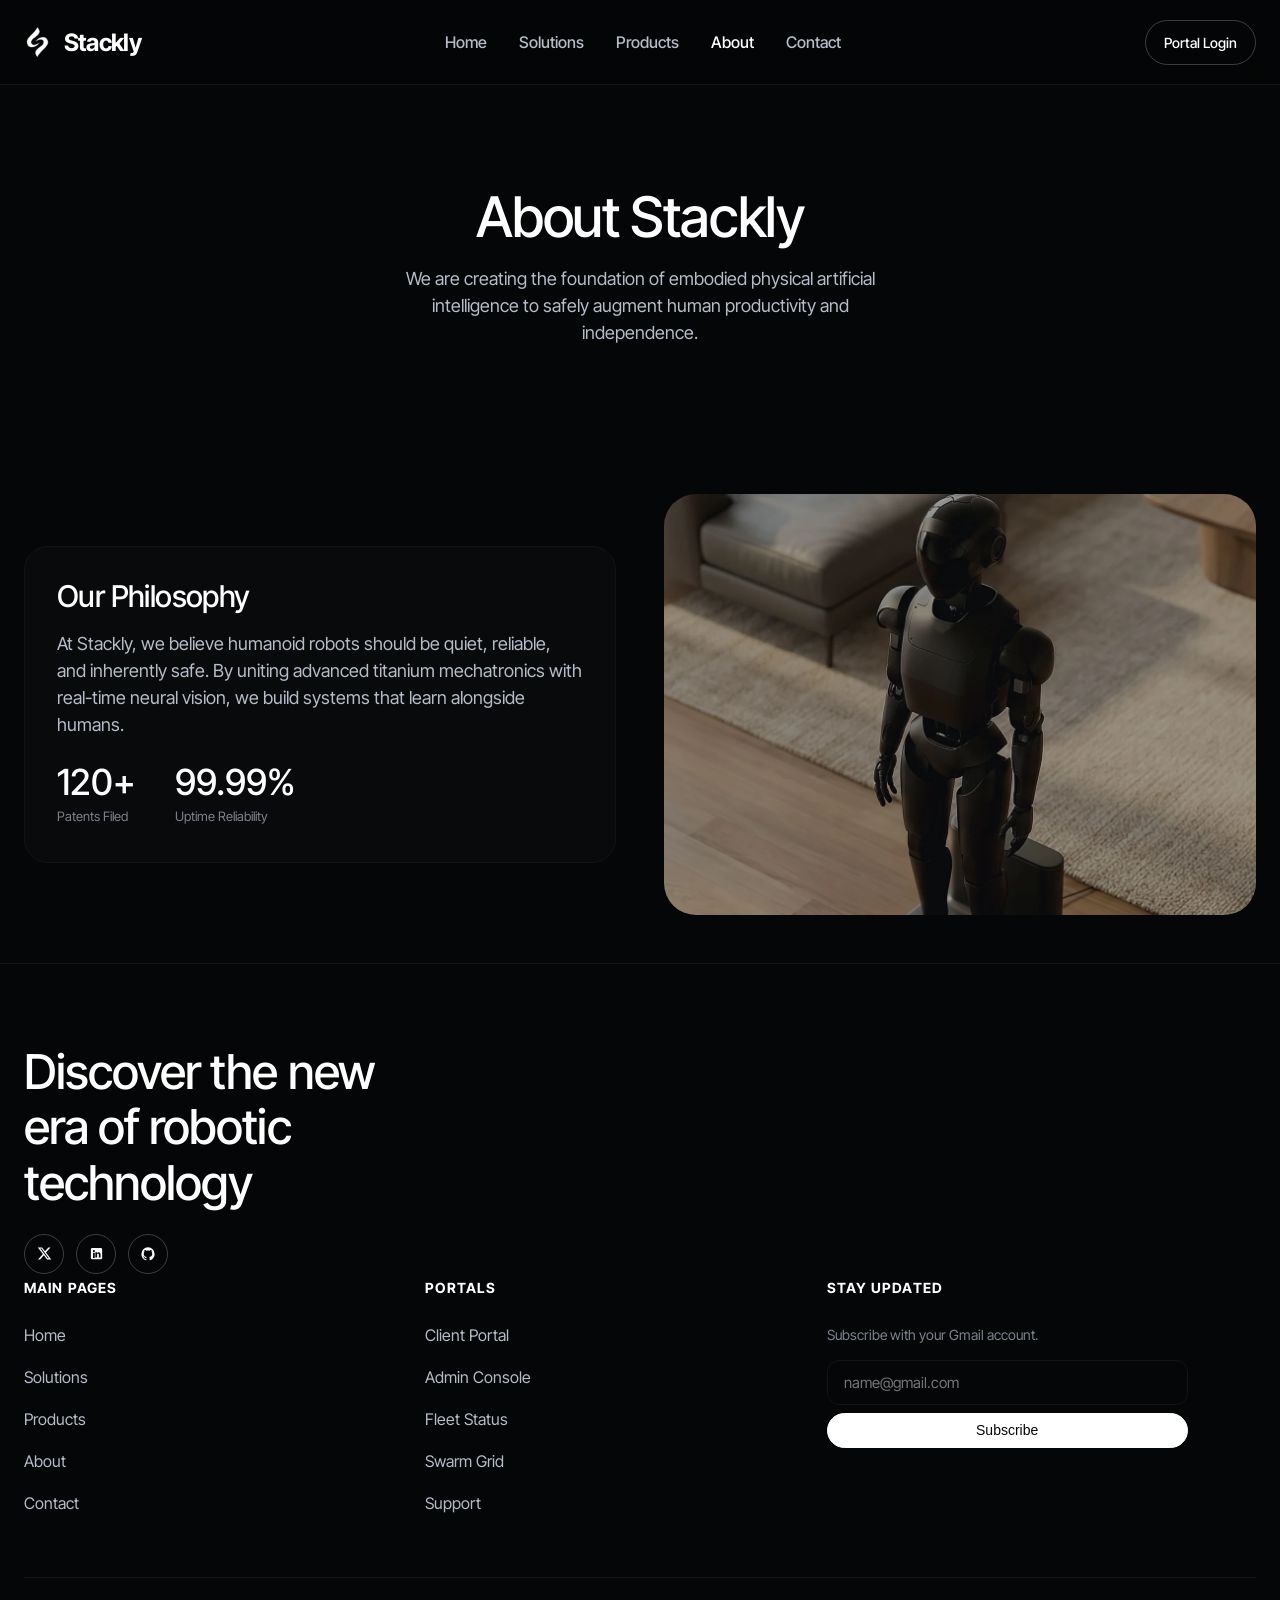
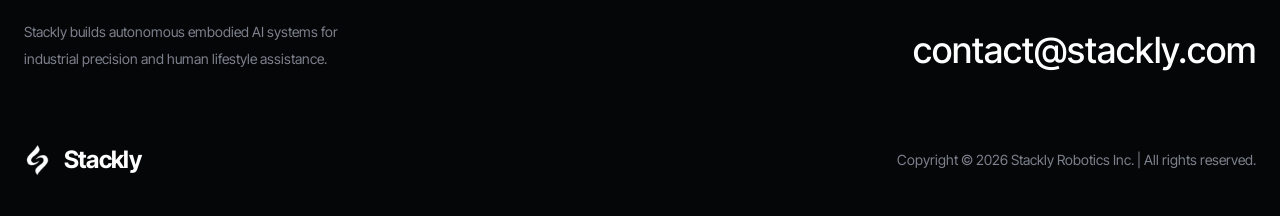
<file: about.html>
<!DOCTYPE html>
<html lang="en">
<head>
  <meta charset="UTF-8">
  <meta name="viewport" content="width=device-width, initial-scale=1.0">
  <title>Stackly</title>
  <!-- Google Fonts: Inter Tight (Exact Template Font) -->
  <link rel="preconnect" href="https://fonts.googleapis.com">
  <link rel="preconnect" href="https://fonts.gstatic.com" crossorigin>
  <link href="https://fonts.googleapis.com/css2?family=Inter+Tight:ital,wght@0,300;0,400;0,500;0,600;0,700;1,400&display=swap" rel="stylesheet">
  <link rel="stylesheet" href="css/style.css">
</head>
<body>

  <!-- ==================== HEADER / NAVBAR ==================== -->
  <div class="header-wrapper">
    <div class="container-default">
      <div class="header-container-wrapper">
        <a href="index.html" class="logo-wrapper">
          <img src="images/logo.webp" alt="Stackly Logo" class="logo-image">
          <span>Stackly</span>
        </a>

        <!-- Exactly 5 Nav Items -->
        <nav class="nav-menu-wrapper">
          <ul class="list-nav-menu">
            <li class="link-nav-item"><a href="index.html">Home</a></li>
            <li class="link-nav-item"><a href="solutions.html">Solutions</a></li>
            <li class="link-nav-item"><a href="products.html">Products</a></li>
            <li class="link-nav-item"><a href="about.html" class="active">About</a></li>
            <li class="link-nav-item"><a href="contact.html">Contact</a></li>
          </ul>
        </nav>

        <div class="nav-menu-right-side">
          <a href="login.html" class="btn-secondary-outline">Portal Login</a>
          <button class="hamburger-menu" id="hamburgerBtn" aria-label="Toggle menu">
            <div class="hamburger-menu-line"></div>
            <div class="hamburger-menu-line"></div>
          </button>
        </div>
      </div>
    </div>
  </div>

  <!-- Mobile Drawer -->
  <div class="mobile-nav-drawer" id="mobileDrawer">
    <ul>
      <li><a href="index.html">Home</a></li>
      <li><a href="solutions.html">Solutions</a></li>
      <li><a href="products.html">Products</a></li>
      <li><a href="about.html" class="active">About</a></li>
      <li><a href="contact.html">Contact</a></li>
    </ul>
    <div style="display: flex; flex-direction: column; gap: 12px; margin-top: auto;">
      <a href="login.html" class="btn-secondary-outline" style="width: 100%; text-align: center;">Client / Admin Login</a>
    </div>
  </div>

  <!-- ==================== ABOUT HERO ==================== -->
  <section class="section top-rg">
    <div class="container-default text-center">
      <div class="inner-container _520px center">
        <h1 class="display-10 mid" style="font-size: 56px; margin-bottom: 16px;">About Stackly</h1>
        <p class="mg-bottom-large">
          We are creating the foundation of embodied physical artificial intelligence to safely augment human productivity and independence.
        </p>
      </div>
    </div>
  </section>

  <!-- ==================== ABOUT CONTENT ==================== -->
  <section class="section" style="padding-top: 0;">
    <div class="container-default">
      <div class="grid-2-columns" style="margin-bottom: 48px;">
        <div class="card blog-card-v1" style="margin-top: 0;">
          <h3 class="display-6 mid" style="margin-bottom: 16px;">Our Philosophy</h3>
          <p style="color: var(--neutral-colors--300); margin-bottom: 24px;">
            At Stackly, we believe humanoid robots should be quiet, reliable, and inherently safe. By uniting advanced titanium mechatronics with real-time neural vision, we build systems that learn alongside humans.
          </p>
          <div class="flex-horizontal gap-2x-extra-small">
            <div>
              <div class="display-7 mid text-titles">120+</div>
              <div style="font-size: 13px; color: var(--neutral-colors--400);">Patents Filed</div>
            </div>
            <div style="margin-left: 24px;">
              <div class="display-7 mid text-titles">99.99%</div>
              <div style="font-size: 13px; color: var(--neutral-colors--400);">Uptime Reliability</div>
            </div>
          </div>
        </div>

        <div>
          <img src="images/human-like-dexterity-robotflow-webflow-template.webp" alt="Lab" class="main-border-radius fit-cover"/>
        </div>
      </div>
    </div>
  </section>

  <!-- ==================== FOOTER ==================== -->
  <div class="footer-content">
    <div class="container-default">
      <div class="footer-top-v1">
        <div class="flex-horizontal-wrap space-between">
          <div class="inner-container _370px" style="max-width: 370px;">
            <h2 class="display-8 mid mg-bottom-2x-extra-small">Discover the new era of robotic technology</h2>
            <div style="display: flex; gap: 12px; margin-top: 24px;">
              <a href="404.html" class="btn-secondary-outline" style="border-radius: 50%; width: 40px; height: 40px; padding: 0; display: inline-flex; align-items: center; justify-content: center;" aria-label="X (Twitter)">
                <svg width="15" height="15" viewBox="0 0 24 24" fill="currentColor"><path d="M18.244 2.25h3.308l-7.227 8.26 8.502 11.24H16.17l-5.214-6.817L4.99 21.75H1.68l7.73-8.835L1.254 2.25H8.08l4.713 6.231zm-1.161 17.52h1.833L7.084 4.126H5.117z"/></svg>
              </a>
              <a href="404.html" class="btn-secondary-outline" style="border-radius: 50%; width: 40px; height: 40px; padding: 0; display: inline-flex; align-items: center; justify-content: center;" aria-label="LinkedIn">
                <svg width="15" height="15" viewBox="0 0 24 24" fill="currentColor"><path d="M19 3a2 2 0 0 1 2 2v14a2 2 0 0 1-2 2H5a2 2 0 0 1-2-2V5a2 2 0 0 1 2-2h14m-.5 15.5v-5.3a3.26 3.26 0 0 0-3.26-3.26c-.85 0-1.84.52-2.28 1.3v-1.11h-2.79v8.37h2.79v-4.93c0-.77.62-1.4 1.39-1.4a1.4 1.4 0 0 1 1.4 1.4v4.93h2.75M6.46 10.9v8.37H9.2V10.9H6.46M7.83 6.45a1.62 1.62 0 0 0-1.62 1.62c0 .89.73 1.62 1.62 1.62.89 0 1.62-.73 1.62-1.62 0-.89-.73-1.62-1.62-1.62Z"/></svg>
              </a>
              <a href="404.html" class="btn-secondary-outline" style="border-radius: 50%; width: 40px; height: 40px; padding: 0; display: inline-flex; align-items: center; justify-content: center;" aria-label="GitHub">
                <svg width="16" height="16" viewBox="0 0 24 24" fill="currentColor"><path d="M12 2A10 10 0 0 0 2 12c0 4.42 2.87 8.17 6.84 9.5.5.08.66-.23.66-.5v-1.69c-2.77.6-3.36-1.34-3.36-1.34-.46-1.16-1.11-1.47-1.11-1.47-.91-.62.07-.6.07-.6 1 .07 1.53 1.03 1.53 1.03.87 1.52 2.34 1.07 2.91.83.1-.65.35-1.09.63-1.34-2.22-.25-4.55-1.11-4.55-4.92 0-1.11.38-2 1.03-2.71-.1-.25-.45-1.29.1-2.64 0 0 .84-.27 2.75 1.02.79-.22 1.65-.33 2.5-.33.85 0 1.71.11 2.5.33 1.91-1.29 2.75-1.02 2.75-1.02.55 1.35.2 2.39.1 2.64.65.71 1.03 1.6 1.03 2.71 0 3.82-2.34 4.66-4.57 4.91.36.31.69.92.69 1.85V21c0 .27.16.59.67.5C19.14 20.16 22 16.42 22 12A10 10 0 0 0 12 2Z"/></svg>
              </a>
            </div>
          </div>

          <div class="inner-container _670px">
            <div class="footer-nav">
              <div>
                <div class="display-1 strong" style="margin-bottom: 20px;">Main pages</div>
                <ul class="list-wrapper">
                  <li><a href="index.html">Home</a></li>
                  <li><a href="solutions.html">Solutions</a></li>
                  <li><a href="products.html">Products</a></li>
                  <li><a href="about.html">About</a></li>
                  <li><a href="contact.html">Contact</a></li>
                </ul>
              </div>

              <div>
                <div class="display-1 strong" style="margin-bottom: 20px;">Portals</div>
                <ul class="list-wrapper">
                  <li><a href="404.html">Client Portal</a></li>
                  <li><a href="404.html">Admin Console</a></li>
                  <li><a href="404.html">Fleet Status</a></li>
                  <li><a href="404.html">Swarm Grid</a></li>
                  <li><a href="404.html">Support</a></li>
                </ul>
              </div>

              <div>
                <div class="display-1 strong" style="margin-bottom: 20px;">Stay Updated</div>
                <p style="font-size: 14px; margin-bottom: 12px; color: var(--neutral-colors--400);">Subscribe with your Gmail account.</p>
                <form class="newsletter-form">
                  <input type="email" class="input-styled" placeholder="name@gmail.com" required style="margin-bottom: 8px;">
                  <button type="submit" class="primary-button small" style="width: 100%;">
                    <div>Subscribe</div>
                    <div class="primary-button-bg"><div class="primary-button-bg-text">Subscribe</div></div>
                  </button>
                </form>
              </div>
            </div>
          </div>
        </div>
      </div>

      <div class="footer-middle-v1">
        <p style="max-width: 334px; font-size: 14px; color: var(--neutral-colors--400);">
          Stackly builds autonomous embodied AI systems for industrial precision and human lifestyle assistance.
        </p>
        <a href="mailto:contact@stackly-robotics.ai" class="display-7" style="color: #fff;">contact@stackly.com</a>
      </div>

      <div class="footer-bottom-v1">
        <a href="index.html" class="logo-wrapper">
          <img src="images/logo.webp" alt="Stackly Logo" class="logo-image">
          <span>Stackly</span>
        </a>
        <p>Copyright © 2026 Stackly Robotics Inc. | All rights reserved.</p>
      </div>
    </div>
  </div>

  <script src="js/main.js"></script>
</body>
</html>
</file>
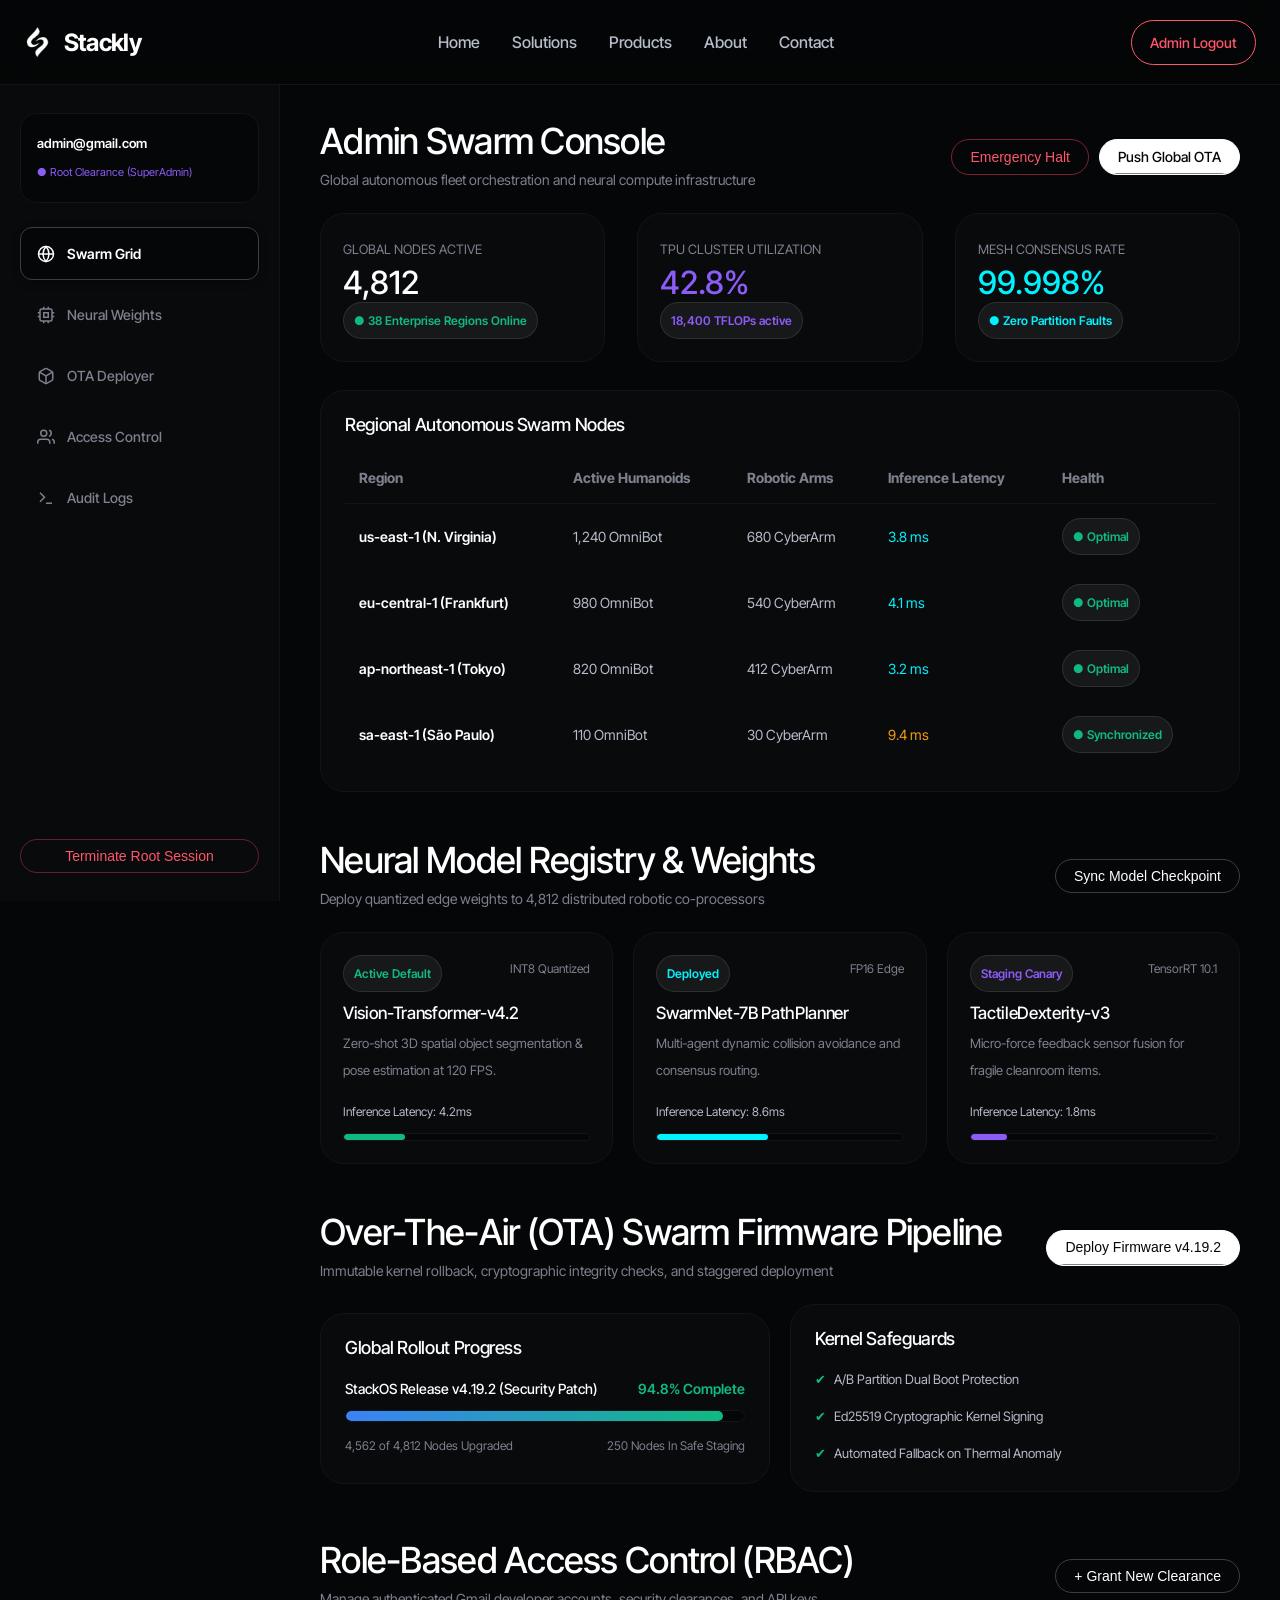
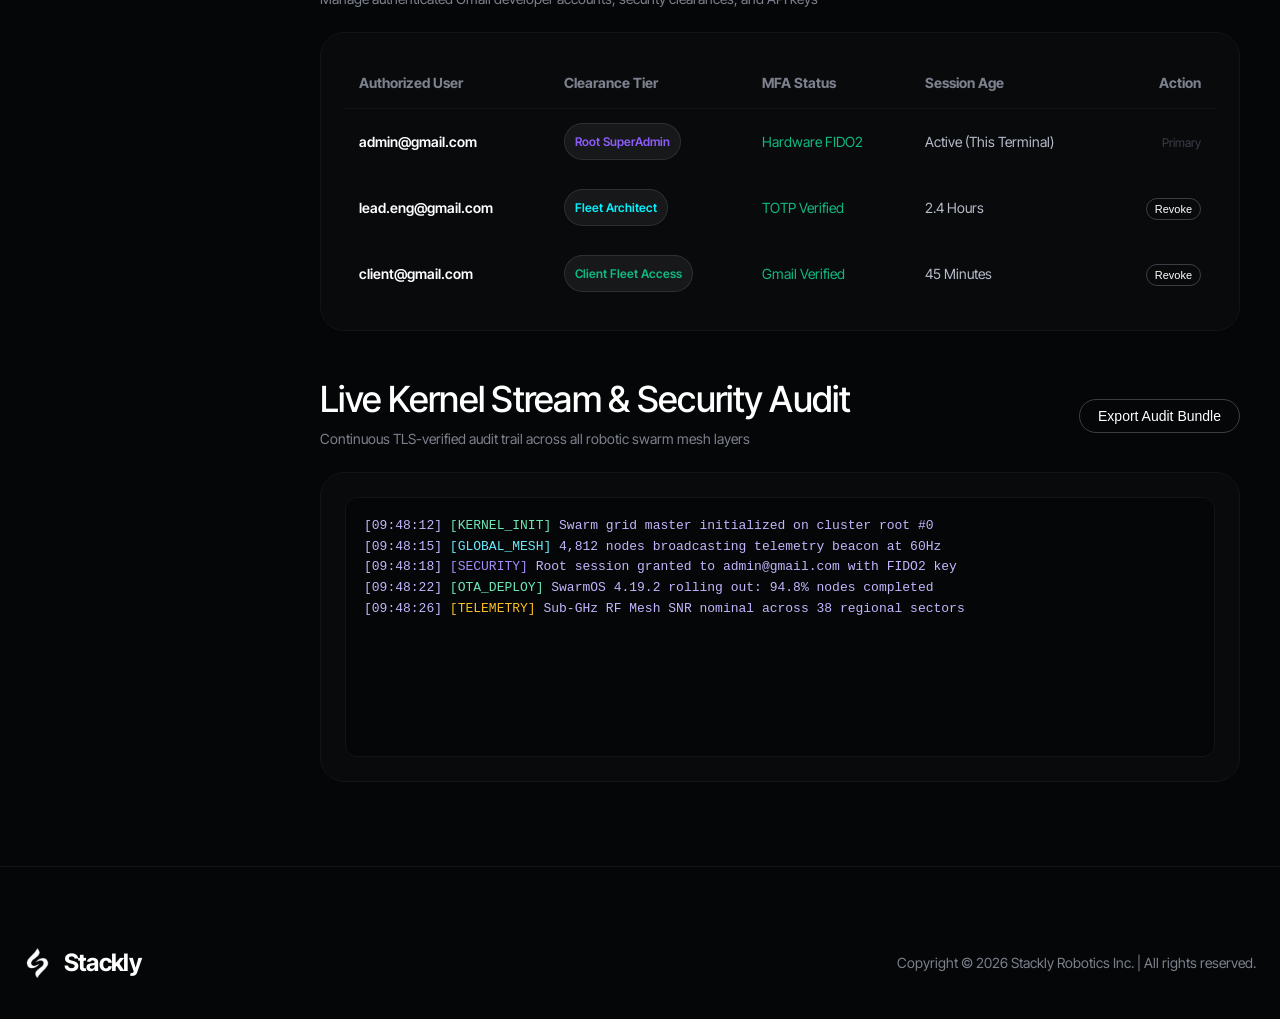
<file: admin-dashboard.html>
<!DOCTYPE html>
<html lang="en">
<head>
  <meta charset="UTF-8">
  <meta name="viewport" content="width=device-width, initial-scale=1.0">
  <title>Stackly - Admin Swarm Console</title>
  <!-- Google Fonts: Inter Tight (Exact Template Font) -->
  <link rel="preconnect" href="https://fonts.googleapis.com">
  <link rel="preconnect" href="https://fonts.gstatic.com" crossorigin>
  <link href="https://fonts.googleapis.com/css2?family=Inter+Tight:ital,wght@0,300;0,400;0,500;0,600;0,700;1,400&display=swap" rel="stylesheet">
  <link rel="stylesheet" href="css/style.css">
</head>
<body>

  <!-- ==================== HEADER / NAVBAR ==================== -->
  <div class="header-wrapper">
    <div class="container-default">
      <div class="header-container-wrapper">
        <a href="index.html" class="logo-wrapper">
          <img src="images/logo.webp" alt="Stackly Logo" class="logo-image">
          <span>Stackly</span>
        </a>

        <!-- Exactly 5 Nav Items -->
        <nav class="nav-menu-wrapper">
          <ul class="list-nav-menu">
            <li class="link-nav-item"><a href="index.html">Home</a></li>
            <li class="link-nav-item"><a href="solutions.html">Solutions</a></li>
            <li class="link-nav-item"><a href="products.html">Products</a></li>
            <li class="link-nav-item"><a href="about.html">About</a></li>
            <li class="link-nav-item"><a href="contact.html">Contact</a></li>
          </ul>
        </nav>

        <div class="nav-menu-right-side">
          <a href="#" class="btn-secondary-outline dash-logout-btn" style="border-color: var(--accent-rose); color: var(--accent-rose);">Admin Logout</a>
          <button class="hamburger-menu" id="hamburgerBtn" aria-label="Toggle menu">
            <div class="hamburger-menu-line"></div>
            <div class="hamburger-menu-line"></div>
          </button>
        </div>
      </div>
    </div>
  </div>

  <!-- Mobile Drawer -->
  <div class="mobile-nav-drawer" id="mobileDrawer">
    <ul>
      <li><a href="index.html">Home</a></li>
      <li><a href="solutions.html">Solutions</a></li>
      <li><a href="products.html">Products</a></li>
      <li><a href="about.html">About</a></li>
      <li><a href="contact.html">Contact</a></li>
    </ul>
    <div style="display: flex; flex-direction: column; gap: 12px; margin-top: auto;">
      <a href="#" class="btn-secondary-outline dash-logout-btn" style="width: 100%; text-align: center; color: var(--accent-rose);">Admin Disconnect</a>
    </div>
  </div>

  <!-- ==================== ADMIN DASHBOARD MAIN ==================== -->
  <div class="dash-wrapper">
    <!-- Responsive Sidebar (Visible on Desktop & Mobile) -->
    <aside class="dash-side">
      <div>
        <div class="dash-user-badge">
          <div>
            <div style="font-size: 13px; font-weight: 600; color: #fff;" id="sessionUserEmail">admin@gmail.com</div>
            <div style="font-size: 11px; color: var(--accent-purple); margin-top: 2px;">● Root Clearance (SuperAdmin)</div>
          </div>
        </div>

        <ul class="dash-nav-list">
          <li class="dash-nav-item">
            <a href="#swarm-grid" class="dash-nav-link active">
              <svg viewBox="0 0 24 24" fill="none" stroke="currentColor" stroke-width="2"><circle cx="12" cy="12" r="10"/><line x1="2" y1="12" x2="22" y2="12"/><path d="M12 2a15.3 15.3 0 0 1 4 10 15.3 15.3 0 0 1-4 10 15.3 15.3 0 0 1-4-10 15.3 15.3 0 0 1 4-10z"/></svg>
              <span>Swarm Grid</span>
            </a>
          </li>
          <li class="dash-nav-item">
            <a href="#neural-weights" class="dash-nav-link">
              <svg viewBox="0 0 24 24" fill="none" stroke="currentColor" stroke-width="2"><rect x="4" y="4" width="16" height="16" rx="2"/><rect x="9" y="9" width="6" height="6"/><line x1="9" y1="1" x2="9" y2="4"/><line x1="15" y1="1" x2="15" y2="4"/><line x1="9" y1="20" x2="9" y2="23"/><line x1="15" y1="20" x2="15" y2="23"/><line x1="20" y1="9" x2="23" y2="9"/><line x1="20" y1="14" x2="23" y2="14"/><line x1="1" y1="9" x2="4" y2="9"/><line x1="1" y1="14" x2="4" y2="14"/></svg>
              <span>Neural Weights</span>
            </a>
          </li>
          <li class="dash-nav-item">
            <a href="#ota-deployer" class="dash-nav-link">
              <svg viewBox="0 0 24 24" fill="none" stroke="currentColor" stroke-width="2"><path d="M21 16V8a2 2 0 0 0-1-1.73l-7-4a2 2 0 0 0-2 0l-7 4A2 2 0 0 0 3 8v8a2 2 0 0 0 1 1.73l7 4a2 2 0 0 0 2 0l7-4A2 2 0 0 0 21 16z"/><polyline points="3.27 6.96 12 12.01 20.73 6.96"/><line x1="12" y1="22.08" x2="12" y2="12"/></svg>
              <span>OTA Deployer</span>
            </a>
          </li>
          <li class="dash-nav-item">
            <a href="#access-control" class="dash-nav-link">
              <svg viewBox="0 0 24 24" fill="none" stroke="currentColor" stroke-width="2"><path d="M17 21v-2a4 4 0 0 0-4-4H5a4 4 0 0 0-4 4v2"/><circle cx="9" cy="7" r="4"/><path d="M23 21v-2a4 4 0 0 0-3-3.87"/><path d="M16 3.13a4 4 0 0 1 0 7.75"/></svg>
              <span>Access Control</span>
            </a>
          </li>
          <li class="dash-nav-item">
            <a href="#audit-logs" class="dash-nav-link">
              <svg viewBox="0 0 24 24" fill="none" stroke="currentColor" stroke-width="2"><polyline points="4 17 10 11 4 5"/><line x1="12" y1="19" x2="20" y2="19"/></svg>
              <span>Audit Logs</span>
            </a>
          </li>
        </ul>
      </div>

      <div class="dash-side-footer">
        <button class="btn-secondary-outline dash-logout-btn" style="width: 100%; color: var(--accent-rose); border-color: rgba(244,63,94,0.4);">
          Terminate Root Session
        </button>
      </div>
    </aside>

    <!-- Main Content Area -->
    <main class="dash-main">

      <!-- ================= SECTION 1: GLOBAL SWARM GRID ================= -->
      <section id="swarm-grid" class="dash-section">
        <div class="dash-section-header">
          <div>
            <h1 class="display-7 mid" style="margin-bottom: 4px;">Admin Swarm Console</h1>
            <p style="font-size: 14px; color: var(--neutral-colors--400);">Global autonomous fleet orchestration and neural compute infrastructure</p>
          </div>
          <div style="display: flex; gap: 10px; flex-wrap: wrap;">
            <button class="btn-secondary-outline" onclick="alert('Emergency Halt Protocol: Swarm safety bus armed.');" style="border-color: rgba(244,63,94,0.5); color: var(--accent-rose);">
              Emergency Halt
            </button>
            <a href="#ota-deployer" class="primary-button small">
              <div>Push Global OTA</div>
              <div class="primary-button-bg"><div class="primary-button-bg-text">Push Global OTA</div></div>
            </a>
          </div>
        </div>

        <div class="grid-3-columns" style="margin-bottom: 28px;">
          <div class="card blog-card-v1" style="margin-top: 0; padding: 22px;">
            <div style="font-size: 13px; color: var(--neutral-colors--400); text-transform: uppercase;">Global Nodes Active</div>
            <div class="display-6 mid" style="font-size: 32px; margin: 6px 0; color: #fff;">4,812</div>
            <div class="dash-status-pill" style="color: var(--accent-emerald);">● 38 Enterprise Regions Online</div>
          </div>

          <div class="card blog-card-v1" style="margin-top: 0; padding: 22px;">
            <div style="font-size: 13px; color: var(--neutral-colors--400); text-transform: uppercase;">TPU Cluster Utilization</div>
            <div class="display-6 mid" style="font-size: 32px; margin: 6px 0; color: var(--accent-purple);">42.8%</div>
            <div class="dash-status-pill" style="color: var(--accent-purple);">18,400 TFLOPs active</div>
          </div>

          <div class="card blog-card-v1" style="margin-top: 0; padding: 22px;">
            <div style="font-size: 13px; color: var(--neutral-colors--400); text-transform: uppercase;">Mesh Consensus Rate</div>
            <div class="display-6 mid" style="font-size: 32px; margin: 6px 0; color: var(--accent-cyan);">99.998%</div>
            <div class="dash-status-pill" style="color: var(--accent-cyan);">● Zero Partition Faults</div>
          </div>
        </div>

        <!-- Regional Swarm Grid Table -->
        <div class="card blog-card-v1" style="padding: 24px; margin-top: 0;">
          <h3 class="display-6 mid" style="font-size: 18px; margin-bottom: 16px;">Regional Autonomous Swarm Nodes</h3>
          <div style="overflow-x: auto;">
            <table style="width: 100%; border-collapse: collapse; text-align: left; font-size: 14px;">
              <thead>
                <tr style="border-bottom: 1px solid var(--neutral-colors--600); color: var(--neutral-colors--400);">
                  <th style="padding: 12px 14px;">Region</th>
                  <th style="padding: 12px 14px;">Active Humanoids</th>
                  <th style="padding: 12px 14px;">Robotic Arms</th>
                  <th style="padding: 12px 14px;">Inference Latency</th>
                  <th style="padding: 12px 14px;">Health</th>
                </tr>
              </thead>
              <tbody>
                <tr style="border-bottom: 1px solid var(--neutral-colors--700);">
                  <td style="padding: 14px; font-weight: 600; color: #fff;">us-east-1 (N. Virginia)</td>
                  <td style="padding: 14px;">1,240 OmniBot</td>
                  <td style="padding: 14px;">680 CyberArm</td>
                  <td style="padding: 14px; color: var(--accent-cyan);">3.8 ms</td>
                  <td style="padding: 14px;"><span class="dash-status-pill" style="color: var(--accent-emerald);">● Optimal</span></td>
                </tr>
                <tr style="border-bottom: 1px solid var(--neutral-colors--700);">
                  <td style="padding: 14px; font-weight: 600; color: #fff;">eu-central-1 (Frankfurt)</td>
                  <td style="padding: 14px;">980 OmniBot</td>
                  <td style="padding: 14px;">540 CyberArm</td>
                  <td style="padding: 14px; color: var(--accent-cyan);">4.1 ms</td>
                  <td style="padding: 14px;"><span class="dash-status-pill" style="color: var(--accent-emerald);">● Optimal</span></td>
                </tr>
                <tr style="border-bottom: 1px solid var(--neutral-colors--700);">
                  <td style="padding: 14px; font-weight: 600; color: #fff;">ap-northeast-1 (Tokyo)</td>
                  <td style="padding: 14px;">820 OmniBot</td>
                  <td style="padding: 14px;">412 CyberArm</td>
                  <td style="padding: 14px; color: var(--accent-cyan);">3.2 ms</td>
                  <td style="padding: 14px;"><span class="dash-status-pill" style="color: var(--accent-emerald);">● Optimal</span></td>
                </tr>
                <tr>
                  <td style="padding: 14px; font-weight: 600; color: #fff;">sa-east-1 (São Paulo)</td>
                  <td style="padding: 14px;">110 OmniBot</td>
                  <td style="padding: 14px;">30 CyberArm</td>
                  <td style="padding: 14px; color: var(--accent-amber);">9.4 ms</td>
                  <td style="padding: 14px;"><span class="dash-status-pill" style="color: var(--accent-emerald);">● Synchronized</span></td>
                </tr>
              </tbody>
            </table>
          </div>
        </div>
      </section>

      <!-- ================= SECTION 2: NEURAL WEIGHTS ================= -->
      <section id="neural-weights" class="dash-section">
        <div class="dash-section-header">
          <div>
            <h2 class="display-7 mid" style="margin-bottom: 4px;">Neural Model Registry & Weights</h2>
            <p style="font-size: 14px; color: var(--neutral-colors--400);">Deploy quantized edge weights to 4,812 distributed robotic co-processors</p>
          </div>
          <button class="btn-secondary-outline" onclick="alert('Model Checkpoint Sync: Validating SHA-256 weight signatures...');">
            Sync Model Checkpoint
          </button>
        </div>

        <div class="grid-3-columns" style="gap: 20px;">
          <!-- Model 1 -->
          <div class="card blog-card-v1" style="margin-top: 0; padding: 22px;">
            <div style="display: flex; justify-content: space-between; align-items: flex-start; margin-bottom: 12px;">
              <span class="dash-status-pill" style="color: var(--accent-emerald);">Active Default</span>
              <span style="font-size: 12px; color: var(--neutral-colors--400);">INT8 Quantized</span>
            </div>
            <h3 class="display-6 mid" style="font-size: 17px; margin-bottom: 6px;">Vision-Transformer-v4.2</h3>
            <p style="font-size: 13px; color: var(--neutral-colors--400); margin-bottom: 14px;">Zero-shot 3D spatial object segmentation & pose estimation at 120 FPS.</p>
            <div style="font-size: 12px; color: var(--neutral-colors--300); margin-bottom: 4px;">Inference Latency: 4.2ms</div>
            <div class="dash-progress-track">
              <div class="dash-progress-fill" style="width: 25%; background: var(--accent-emerald);"></div>
            </div>
          </div>

          <!-- Model 2 -->
          <div class="card blog-card-v1" style="margin-top: 0; padding: 22px;">
            <div style="display: flex; justify-content: space-between; align-items: flex-start; margin-bottom: 12px;">
              <span class="dash-status-pill" style="color: var(--accent-cyan);">Deployed</span>
              <span style="font-size: 12px; color: var(--neutral-colors--400);">FP16 Edge</span>
            </div>
            <h3 class="display-6 mid" style="font-size: 17px; margin-bottom: 6px;">SwarmNet-7B PathPlanner</h3>
            <p style="font-size: 13px; color: var(--neutral-colors--400); margin-bottom: 14px;">Multi-agent dynamic collision avoidance and consensus routing.</p>
            <div style="font-size: 12px; color: var(--neutral-colors--300); margin-bottom: 4px;">Inference Latency: 8.6ms</div>
            <div class="dash-progress-track">
              <div class="dash-progress-fill" style="width: 45%; background: var(--accent-cyan);"></div>
            </div>
          </div>

          <!-- Model 3 -->
          <div class="card blog-card-v1" style="margin-top: 0; padding: 22px;">
            <div style="display: flex; justify-content: space-between; align-items: flex-start; margin-bottom: 12px;">
              <span class="dash-status-pill" style="color: var(--accent-purple);">Staging Canary</span>
              <span style="font-size: 12px; color: var(--neutral-colors--400);">TensorRT 10.1</span>
            </div>
            <h3 class="display-6 mid" style="font-size: 17px; margin-bottom: 6px;">TactileDexterity-v3</h3>
            <p style="font-size: 13px; color: var(--neutral-colors--400); margin-bottom: 14px;">Micro-force feedback sensor fusion for fragile cleanroom items.</p>
            <div style="font-size: 12px; color: var(--neutral-colors--300); margin-bottom: 4px;">Inference Latency: 1.8ms</div>
            <div class="dash-progress-track">
              <div class="dash-progress-fill" style="width: 15%; background: var(--accent-purple);"></div>
            </div>
          </div>
        </div>
      </section>

      <!-- ================= SECTION 3: OTA DEPLOYER ================= -->
      <section id="ota-deployer" class="dash-section">
        <div class="dash-section-header">
          <div>
            <h2 class="display-7 mid" style="margin-bottom: 4px;">Over-The-Air (OTA) Swarm Firmware Pipeline</h2>
            <p style="font-size: 14px; color: var(--neutral-colors--400);">Immutable kernel rollback, cryptographic integrity checks, and staggered deployment</p>
          </div>
          <button class="primary-button small" onclick="alert('OTA Pipeline: Firmware build 4.19.2 broadcast to staging clusters.');">
            <div>Deploy Firmware v4.19.2</div>
            <div class="primary-button-bg"><div class="primary-button-bg-text">Deploy Firmware v4.19.2</div></div>
          </button>
        </div>

        <div class="grid-2-columns" style="gap: 20px;">
          <div class="card blog-card-v1" style="margin-top: 0; padding: 24px;">
            <h3 class="display-6 mid" style="font-size: 18px; margin-bottom: 16px;">Global Rollout Progress</h3>
            <div style="display: flex; justify-content: space-between; font-size: 14px; margin-bottom: 8px;">
              <span style="color: #fff; font-weight: 500;">StackOS Release v4.19.2 (Security Patch)</span>
              <span style="color: var(--accent-emerald); font-weight: 600;">94.8% Complete</span>
            </div>
            <div class="dash-progress-track" style="height: 12px;">
              <div class="dash-progress-fill" style="width: 94.8%; background: linear-gradient(90deg, #3b82f6, #10b981);"></div>
            </div>
            <div style="display: flex; justify-content: space-between; font-size: 12px; color: var(--neutral-colors--400); margin-top: 10px;">
              <span>4,562 of 4,812 Nodes Upgraded</span>
              <span>250 Nodes In Safe Staging</span>
            </div>
          </div>

          <div class="card blog-card-v1" style="margin-top: 0; padding: 24px;">
            <h3 class="display-6 mid" style="font-size: 18px; margin-bottom: 16px;">Kernel Safeguards</h3>
            <ul style="list-style: none; padding: 0; margin: 0; display: flex; flex-direction: column; gap: 10px; font-size: 13px; color: var(--neutral-colors--300);">
              <li style="display: flex; align-items: center; gap: 8px;">
                <span style="color: var(--accent-emerald);">✔</span> A/B Partition Dual Boot Protection
              </li>
              <li style="display: flex; align-items: center; gap: 8px;">
                <span style="color: var(--accent-emerald);">✔</span> Ed25519 Cryptographic Kernel Signing
              </li>
              <li style="display: flex; align-items: center; gap: 8px;">
                <span style="color: var(--accent-emerald);">✔</span> Automated Fallback on Thermal Anomaly
              </li>
            </ul>
          </div>
        </div>
      </section>

      <!-- ================= SECTION 4: ACCESS CONTROL ================= -->
      <section id="access-control" class="dash-section">
        <div class="dash-section-header">
          <div>
            <h2 class="display-7 mid" style="margin-bottom: 4px;">Role-Based Access Control (RBAC)</h2>
            <p style="font-size: 14px; color: var(--neutral-colors--400);">Manage authenticated Gmail developer accounts, security clearances, and API keys</p>
          </div>
          <button class="btn-secondary-outline" onclick="alert('RBAC Clearance: New operator credentials generated.');">
            + Grant New Clearance
          </button>
        </div>

        <div class="card blog-card-v1" style="padding: 24px; margin-top: 0;">
          <div style="overflow-x: auto;">
            <table style="width: 100%; border-collapse: collapse; text-align: left; font-size: 14px;">
              <thead>
                <tr style="border-bottom: 1px solid var(--neutral-colors--600); color: var(--neutral-colors--400);">
                  <th style="padding: 12px 14px;">Authorized User</th>
                  <th style="padding: 12px 14px;">Clearance Tier</th>
                  <th style="padding: 12px 14px;">MFA Status</th>
                  <th style="padding: 12px 14px;">Session Age</th>
                  <th style="padding: 12px 14px; text-align: right;">Action</th>
                </tr>
              </thead>
              <tbody>
                <tr style="border-bottom: 1px solid var(--neutral-colors--700);">
                  <td style="padding: 14px; font-weight: 600; color: #fff;">admin@gmail.com</td>
                  <td style="padding: 14px;"><span class="dash-status-pill" style="color: var(--accent-purple);">Root SuperAdmin</span></td>
                  <td style="padding: 14px; color: var(--accent-emerald);">Hardware FIDO2</td>
                  <td style="padding: 14px; color: var(--neutral-colors--300);">Active (This Terminal)</td>
                  <td style="padding: 14px; text-align: right;"><span style="color: var(--neutral-colors--500); font-size: 12px;">Primary</span></td>
                </tr>
                <tr style="border-bottom: 1px solid var(--neutral-colors--700);">
                  <td style="padding: 14px; font-weight: 600; color: #fff;">lead.eng@gmail.com</td>
                  <td style="padding: 14px;"><span class="dash-status-pill" style="color: var(--accent-cyan);">Fleet Architect</span></td>
                  <td style="padding: 14px; color: var(--accent-emerald);">TOTP Verified</td>
                  <td style="padding: 14px; color: var(--neutral-colors--300);">2.4 Hours</td>
                  <td style="padding: 14px; text-align: right;"><button class="btn-secondary-outline" style="padding: 4px 8px; font-size: 11px;" onclick="alert('Session revoked.');">Revoke</button></td>
                </tr>
                <tr>
                  <td style="padding: 14px; font-weight: 600; color: #fff;">client@gmail.com</td>
                  <td style="padding: 14px;"><span class="dash-status-pill" style="color: var(--accent-emerald);">Client Fleet Access</span></td>
                  <td style="padding: 14px; color: var(--accent-emerald);">Gmail Verified</td>
                  <td style="padding: 14px; color: var(--neutral-colors--300);">45 Minutes</td>
                  <td style="padding: 14px; text-align: right;"><button class="btn-secondary-outline" style="padding: 4px 8px; font-size: 11px;" onclick="alert('Session revoked.');">Revoke</button></td>
                </tr>
              </tbody>
            </table>
          </div>
        </div>
      </section>

      <!-- ================= SECTION 5: AUDIT LOGS ================= -->
      <section id="audit-logs" class="dash-section">
        <div class="dash-section-header">
          <div>
            <h2 class="display-7 mid" style="margin-bottom: 4px;">Live Kernel Stream & Security Audit</h2>
            <p style="font-size: 14px; color: var(--neutral-colors--400);">Continuous TLS-verified audit trail across all robotic swarm mesh layers</p>
          </div>
          <button class="btn-secondary-outline" onclick="alert('Exporting kernel audit logs to encrypted JSON archive...');">
            Export Audit Bundle
          </button>
        </div>

        <div class="card blog-card-v1" style="padding: 24px; margin-top: 0;">
          <div style="background: var(--neutral-colors--800); border: 1px solid var(--neutral-colors--600); border-radius: 12px; padding: 18px; font-family: 'SFMono-Regular', Consolas, 'Liberation Mono', Menlo, monospace; font-size: 13px; color: #c4b5fd; height: 260px; overflow-y: auto; line-height: 1.6;" id="liveTerminalFeed">
            <div>[09:48:12] <span style="color: #6ee7b7;">[KERNEL_INIT]</span> Swarm grid master initialized on cluster root #0</div>
            <div>[09:48:15] <span style="color: #67e8f9;">[GLOBAL_MESH]</span> 4,812 nodes broadcasting telemetry beacon at 60Hz</div>
            <div>[09:48:18] <span style="color: #a78bfa;">[SECURITY]</span> Root session granted to admin@gmail.com with FIDO2 key</div>
            <div>[09:48:22] <span style="color: #6ee7b7;">[OTA_DEPLOY]</span> SwarmOS 4.19.2 rolling out: 94.8% nodes completed</div>
            <div>[09:48:26] <span style="color: #fbbf24;">[TELEMETRY]</span> Sub-GHz RF Mesh SNR nominal across 38 regional sectors</div>
          </div>
        </div>
      </section>

    </main>
  </div>

  <!-- ==================== FOOTER ==================== -->
  <div class="footer-content">
    <div class="container-default">
      <div class="footer-bottom-v1" style="padding-top: 0;">
        <a href="index.html" class="logo-wrapper">
          <img src="images/logo.webp" alt="Stackly Logo" class="logo-image">
          <span>Stackly</span>
        </a>
        <p>Copyright © 2026 Stackly Robotics Inc. | All rights reserved.</p>
      </div>
    </div>
  </div>

  <script src="js/main.js"></script>
</body>
</html>
</file>
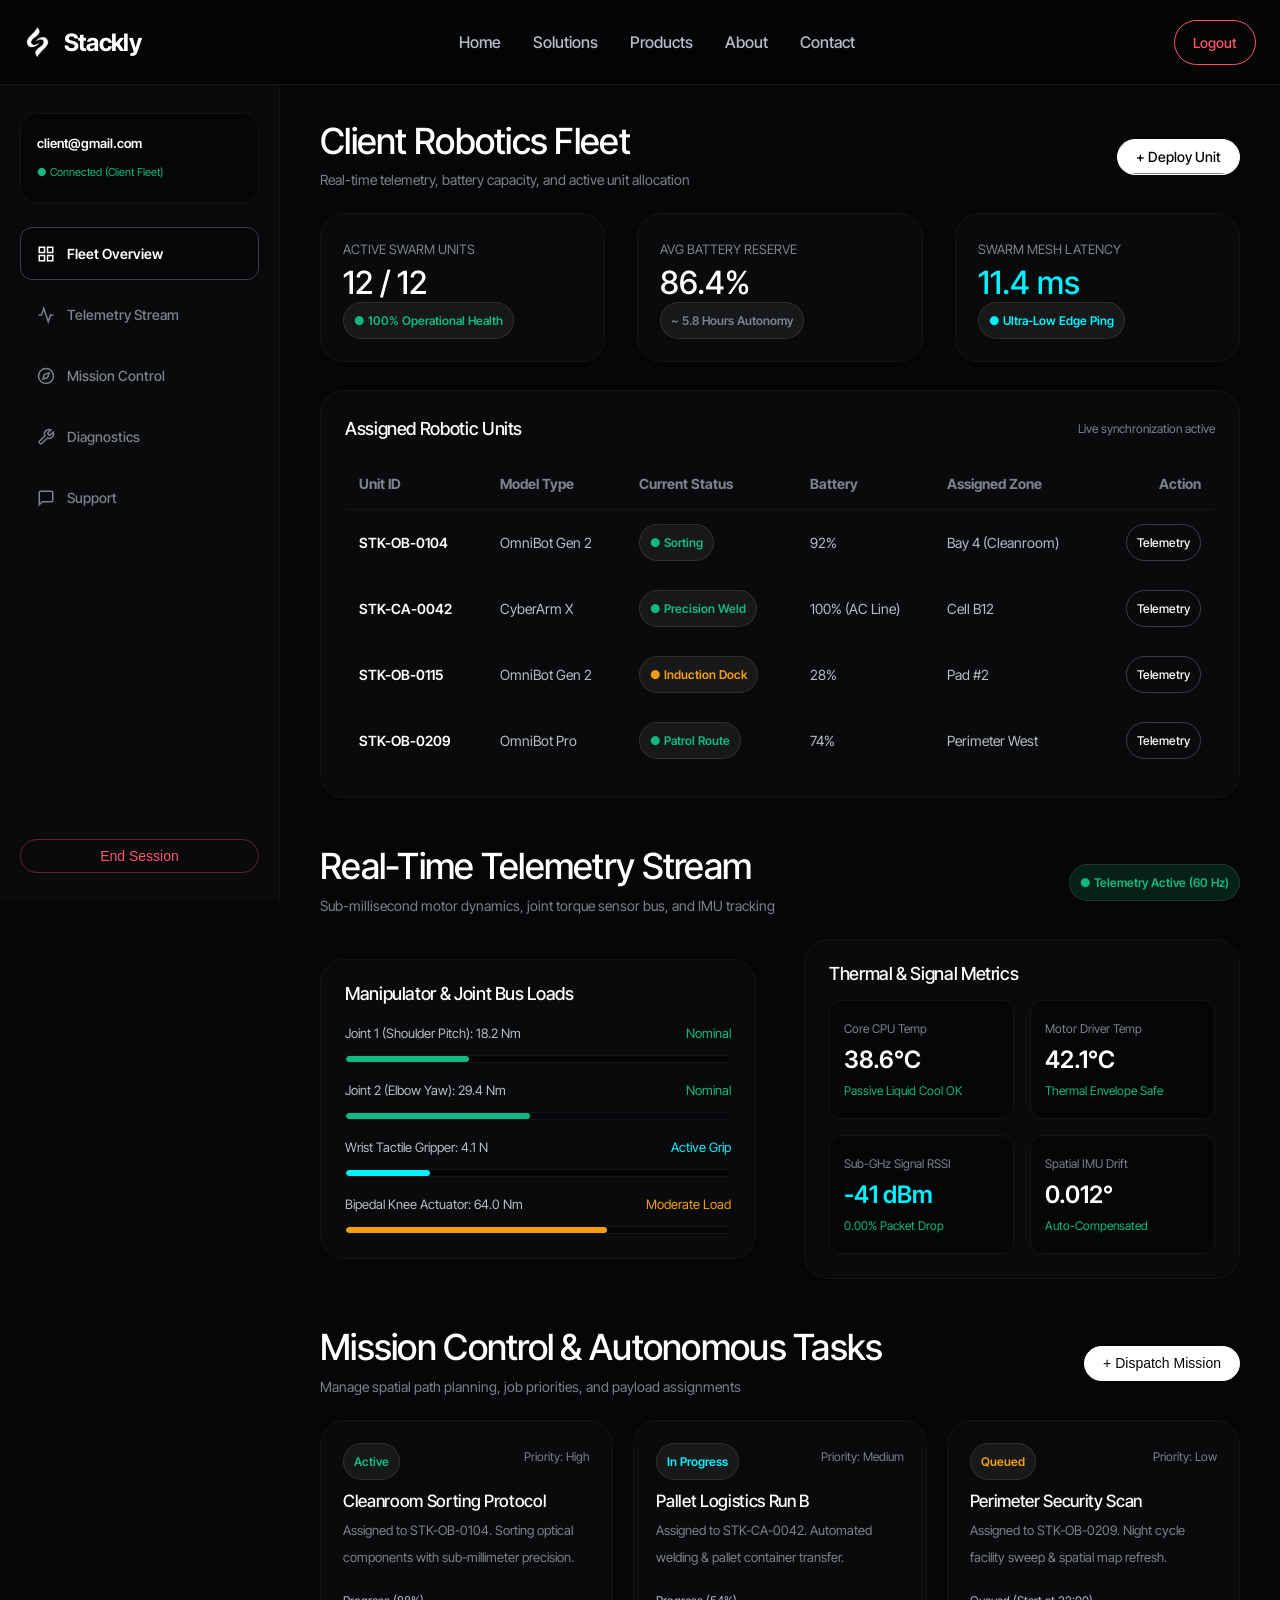
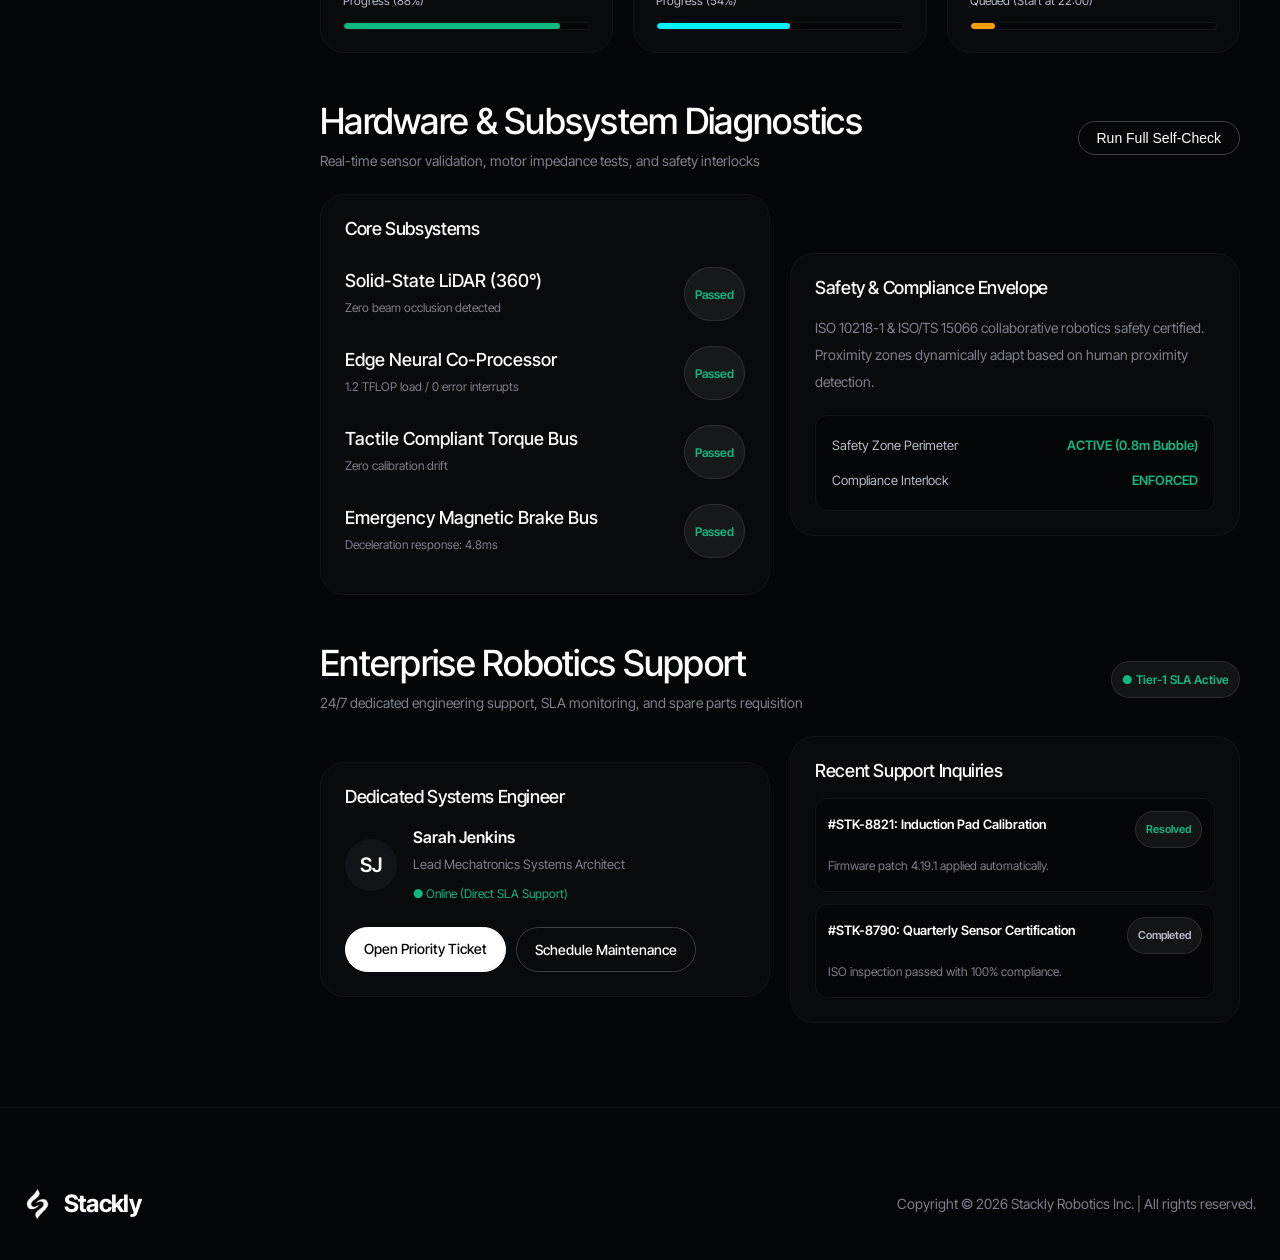
<file: client-dashboard.html>
<!DOCTYPE html>
<html lang="en">
<head>
  <meta charset="UTF-8">
  <meta name="viewport" content="width=device-width, initial-scale=1.0">
  <title>Stackly - Client Fleet Dashboard</title>
  <!-- Google Fonts: Inter Tight (Exact Template Font) -->
  <link rel="preconnect" href="https://fonts.googleapis.com">
  <link rel="preconnect" href="https://fonts.gstatic.com" crossorigin>
  <link href="https://fonts.googleapis.com/css2?family=Inter+Tight:ital,wght@0,300;0,400;0,500;0,600;0,700;1,400&display=swap" rel="stylesheet">
  <link rel="stylesheet" href="css/style.css">
</head>
<body>

  <!-- ==================== HEADER / NAVBAR ==================== -->
  <div class="header-wrapper">
    <div class="container-default">
      <div class="header-container-wrapper">
        <a href="index.html" class="logo-wrapper">
          <img src="images/logo.webp" alt="Stackly Logo" class="logo-image">
          <span>Stackly</span>
        </a>

        <!-- Exactly 5 Nav Items -->
        <nav class="nav-menu-wrapper">
          <ul class="list-nav-menu">
            <li class="link-nav-item"><a href="index.html">Home</a></li>
            <li class="link-nav-item"><a href="solutions.html">Solutions</a></li>
            <li class="link-nav-item"><a href="products.html">Products</a></li>
            <li class="link-nav-item"><a href="about.html">About</a></li>
            <li class="link-nav-item"><a href="contact.html">Contact</a></li>
          </ul>
        </nav>

        <div class="nav-menu-right-side">
          <a href="#" class="btn-secondary-outline dash-logout-btn" style="border-color: var(--accent-rose); color: var(--accent-rose);">Logout</a>
          <button class="hamburger-menu" id="hamburgerBtn" aria-label="Toggle menu">
            <div class="hamburger-menu-line"></div>
            <div class="hamburger-menu-line"></div>
          </button>
        </div>
      </div>
    </div>
  </div>

  <!-- Mobile Drawer -->
  <div class="mobile-nav-drawer" id="mobileDrawer">
    <ul>
      <li><a href="index.html">Home</a></li>
      <li><a href="solutions.html">Solutions</a></li>
      <li><a href="products.html">Products</a></li>
      <li><a href="about.html">About</a></li>
      <li><a href="contact.html">Contact</a></li>
    </ul>
    <div style="display: flex; flex-direction: column; gap: 12px; margin-top: auto;">
      <a href="#" class="btn-secondary-outline dash-logout-btn" style="width: 100%; text-align: center; color: var(--accent-rose);">Disconnect Session (Logout)</a>
    </div>
  </div>

  <!-- ==================== CLIENT DASHBOARD MAIN ==================== -->
  <div class="dash-wrapper">
    <!-- Responsive Sidebar (Visible on Desktop & Mobile) -->
    <aside class="dash-side">
      <div>
        <div class="dash-user-badge">
          <div>
            <div style="font-size: 13px; font-weight: 600; color: #fff;" id="sessionUserEmail">client@gmail.com</div>
            <div style="font-size: 11px; color: var(--accent-emerald); margin-top: 2px;">● Connected (Client Fleet)</div>
          </div>
        </div>

        <ul class="dash-nav-list">
          <li class="dash-nav-item">
            <a href="#fleet-overview" class="dash-nav-link active">
              <svg viewBox="0 0 24 24" fill="none" stroke="currentColor" stroke-width="2"><rect x="3" y="3" width="7" height="7"/><rect x="14" y="3" width="7" height="7"/><rect x="14" y="14" width="7" height="7"/><rect x="3" y="14" width="7" height="7"/></svg>
              <span>Fleet Overview</span>
            </a>
          </li>
          <li class="dash-nav-item">
            <a href="#telemetry-stream" class="dash-nav-link">
              <svg viewBox="0 0 24 24" fill="none" stroke="currentColor" stroke-width="2"><polyline points="22 12 18 12 15 21 9 3 6 12 2 12"/></svg>
              <span>Telemetry Stream</span>
            </a>
          </li>
          <li class="dash-nav-item">
            <a href="#mission-control" class="dash-nav-link">
              <svg viewBox="0 0 24 24" fill="none" stroke="currentColor" stroke-width="2"><circle cx="12" cy="12" r="10"/><polygon points="16.24 7.76 14.12 14.12 7.76 16.24 9.88 9.88 16.24 7.76"/></svg>
              <span>Mission Control</span>
            </a>
          </li>
          <li class="dash-nav-item">
            <a href="#diagnostics" class="dash-nav-link">
              <svg viewBox="0 0 24 24" fill="none" stroke="currentColor" stroke-width="2"><path d="M14.7 6.3a1 1 0 0 0 0 1.4l1.6 1.6a1 1 0 0 0 1.4 0l3.77-3.77a6 6 0 0 1-7.94 7.94l-6.91 6.91a2.12 2.12 0 0 1-3-3l6.91-6.91a6 6 0 0 1 7.94-7.94l-3.76 3.76z"/></svg>
              <span>Diagnostics</span>
            </a>
          </li>
          <li class="dash-nav-item">
            <a href="#support" class="dash-nav-link">
              <svg viewBox="0 0 24 24" fill="none" stroke="currentColor" stroke-width="2"><path d="M21 15a2 2 0 0 1-2 2H7l-4 4V5a2 2 0 0 1 2-2h14a2 2 0 0 1 2 2z"/></svg>
              <span>Support</span>
            </a>
          </li>
        </ul>
      </div>

      <div class="dash-side-footer">
        <button class="btn-secondary-outline dash-logout-btn" style="width: 100%; color: var(--accent-rose); border-color: rgba(244,63,94,0.4);">
          End Session
        </button>
      </div>
    </aside>

    <!-- Main Content Area -->
    <main class="dash-main">

      <!-- ================= SECTION 1: FLEET OVERVIEW ================= -->
      <section id="fleet-overview" class="dash-section">
        <div class="dash-section-header">
          <div>
            <h1 class="display-7 mid" style="margin-bottom: 4px;">Client Robotics Fleet</h1>
            <p style="font-size: 14px; color: var(--neutral-colors--400);">Real-time telemetry, battery capacity, and active unit allocation</p>
          </div>
          <div style="display: flex; gap: 10px;">
            <a href="products.html" class="primary-button small">
              <div>+ Deploy Unit</div>
              <div class="primary-button-bg"><div class="primary-button-bg-text">+ Deploy Unit</div></div>
            </a>
          </div>
        </div>

        <div class="grid-3-columns" style="margin-bottom: 28px;">
          <div class="card blog-card-v1" style="margin-top: 0; padding: 22px;">
            <div style="font-size: 13px; color: var(--neutral-colors--400); text-transform: uppercase;">Active Swarm Units</div>
            <div class="display-6 mid" style="font-size: 32px; margin: 6px 0; color: #fff;">12 / 12</div>
            <div class="dash-status-pill" style="color: var(--accent-emerald);">● 100% Operational Health</div>
          </div>

          <div class="card blog-card-v1" style="margin-top: 0; padding: 22px;">
            <div style="font-size: 13px; color: var(--neutral-colors--400); text-transform: uppercase;">Avg Battery Reserve</div>
            <div class="display-6 mid" style="font-size: 32px; margin: 6px 0; color: #fff;">86.4%</div>
            <div class="dash-status-pill" style="color: var(--neutral-colors--400);">~ 5.8 Hours Autonomy</div>
          </div>

          <div class="card blog-card-v1" style="margin-top: 0; padding: 22px;">
            <div style="font-size: 13px; color: var(--neutral-colors--400); text-transform: uppercase;">Swarm Mesh Latency</div>
            <div class="display-6 mid" style="font-size: 32px; margin: 6px 0; color: var(--accent-cyan);">11.4 ms</div>
            <div class="dash-status-pill" style="color: var(--accent-cyan);">● Ultra-Low Edge Ping</div>
          </div>
        </div>

        <!-- Active Fleet Table -->
        <div class="card blog-card-v1" style="padding: 24px; margin-top: 0;">
          <div style="display: flex; justify-content: space-between; align-items: center; margin-bottom: 16px; flex-wrap: wrap; gap: 8px;">
            <h3 class="display-6 mid" style="font-size: 18px; margin: 0;">Assigned Robotic Units</h3>
            <span style="font-size: 12px; color: var(--neutral-colors--400);">Live synchronization active</span>
          </div>
          <div style="overflow-x: auto;">
            <table style="width: 100%; border-collapse: collapse; text-align: left; font-size: 14px;">
              <thead>
                <tr style="border-bottom: 1px solid var(--neutral-colors--600); color: var(--neutral-colors--400);">
                  <th style="padding: 12px 14px;">Unit ID</th>
                  <th style="padding: 12px 14px;">Model Type</th>
                  <th style="padding: 12px 14px;">Current Status</th>
                  <th style="padding: 12px 14px;">Battery</th>
                  <th style="padding: 12px 14px;">Assigned Zone</th>
                  <th style="padding: 12px 14px; text-align: right;">Action</th>
                </tr>
              </thead>
              <tbody>
                <tr style="border-bottom: 1px solid var(--neutral-colors--700);">
                  <td style="padding: 14px; font-weight: 600; color: #fff;">STK-OB-0104</td>
                  <td style="padding: 14px;">OmniBot Gen 2</td>
                  <td style="padding: 14px;"><span class="dash-status-pill" style="color: var(--accent-emerald);">● Sorting</span></td>
                  <td style="padding: 14px;">92%</td>
                  <td style="padding: 14px; color: var(--neutral-colors--300);">Bay 4 (Cleanroom)</td>
                  <td style="padding: 14px; text-align: right;"><a href="#telemetry-stream" class="btn-secondary-outline" style="padding: 4px 10px; font-size: 12px;">Telemetry</a></td>
                </tr>
                <tr style="border-bottom: 1px solid var(--neutral-colors--700);">
                  <td style="padding: 14px; font-weight: 600; color: #fff;">STK-CA-0042</td>
                  <td style="padding: 14px;">CyberArm X</td>
                  <td style="padding: 14px;"><span class="dash-status-pill" style="color: var(--accent-emerald);">● Precision Weld</span></td>
                  <td style="padding: 14px;">100% (AC Line)</td>
                  <td style="padding: 14px; color: var(--neutral-colors--300);">Cell B12</td>
                  <td style="padding: 14px; text-align: right;"><a href="#telemetry-stream" class="btn-secondary-outline" style="padding: 4px 10px; font-size: 12px;">Telemetry</a></td>
                </tr>
                <tr style="border-bottom: 1px solid var(--neutral-colors--700);">
                  <td style="padding: 14px; font-weight: 600; color: #fff;">STK-OB-0115</td>
                  <td style="padding: 14px;">OmniBot Gen 2</td>
                  <td style="padding: 14px;"><span class="dash-status-pill" style="color: var(--accent-amber);">● Induction Dock</span></td>
                  <td style="padding: 14px;">28%</td>
                  <td style="padding: 14px; color: var(--neutral-colors--300);">Pad #2</td>
                  <td style="padding: 14px; text-align: right;"><a href="#telemetry-stream" class="btn-secondary-outline" style="padding: 4px 10px; font-size: 12px;">Telemetry</a></td>
                </tr>
                <tr>
                  <td style="padding: 14px; font-weight: 600; color: #fff;">STK-OB-0209</td>
                  <td style="padding: 14px;">OmniBot Pro</td>
                  <td style="padding: 14px;"><span class="dash-status-pill" style="color: var(--accent-emerald);">● Patrol Route</span></td>
                  <td style="padding: 14px;">74%</td>
                  <td style="padding: 14px; color: var(--neutral-colors--300);">Perimeter West</td>
                  <td style="padding: 14px; text-align: right;"><a href="#telemetry-stream" class="btn-secondary-outline" style="padding: 4px 10px; font-size: 12px;">Telemetry</a></td>
                </tr>
              </tbody>
            </table>
          </div>
        </div>
      </section>

      <!-- ================= SECTION 2: TELEMETRY STREAM ================= -->
      <section id="telemetry-stream" class="dash-section">
        <div class="dash-section-header">
          <div>
            <h2 class="display-7 mid" style="margin-bottom: 4px;">Real-Time Telemetry Stream</h2>
            <p style="font-size: 14px; color: var(--neutral-colors--400);">Sub-millisecond motor dynamics, joint torque sensor bus, and IMU tracking</p>
          </div>
          <span class="dash-status-pill" style="color: var(--accent-emerald); background: rgba(16,185,129,0.15);">● Telemetry Active (60 Hz)</span>
        </div>

        <div class="grid-2-columns" style="margin-bottom: 24px;">
          <!-- Telemetry Card 1 -->
          <div class="card blog-card-v1" style="margin-top: 0; padding: 24px;">
            <h3 class="display-6 mid" style="font-size: 18px; margin-bottom: 16px;">Manipulator & Joint Bus Loads</h3>
            
            <div style="margin-bottom: 14px;">
              <div style="display: flex; justify-content: space-between; font-size: 13px; margin-bottom: 4px;">
                <span>Joint 1 (Shoulder Pitch): 18.2 Nm</span>
                <span style="color: var(--accent-emerald);">Nominal</span>
              </div>
              <div class="dash-progress-track">
                <div class="dash-progress-fill" style="width: 32%; background: var(--accent-emerald);"></div>
              </div>
            </div>

            <div style="margin-bottom: 14px;">
              <div style="display: flex; justify-content: space-between; font-size: 13px; margin-bottom: 4px;">
                <span>Joint 2 (Elbow Yaw): 29.4 Nm</span>
                <span style="color: var(--accent-emerald);">Nominal</span>
              </div>
              <div class="dash-progress-track">
                <div class="dash-progress-fill" style="width: 48%; background: var(--accent-emerald);"></div>
              </div>
            </div>

            <div style="margin-bottom: 14px;">
              <div style="display: flex; justify-content: space-between; font-size: 13px; margin-bottom: 4px;">
                <span>Wrist Tactile Gripper: 4.1 N</span>
                <span style="color: var(--accent-cyan);">Active Grip</span>
              </div>
              <div class="dash-progress-track">
                <div class="dash-progress-fill" style="width: 22%; background: var(--accent-cyan);"></div>
              </div>
            </div>

            <div>
              <div style="display: flex; justify-content: space-between; font-size: 13px; margin-bottom: 4px;">
                <span>Bipedal Knee Actuator: 64.0 Nm</span>
                <span style="color: var(--accent-amber);">Moderate Load</span>
              </div>
              <div class="dash-progress-track">
                <div class="dash-progress-fill" style="width: 68%; background: var(--accent-amber);"></div>
              </div>
            </div>
          </div>

          <!-- Telemetry Card 2 -->
          <div class="card blog-card-v1" style="margin-top: 0; padding: 24px;">
            <h3 class="display-6 mid" style="font-size: 18px; margin-bottom: 16px;">Thermal & Signal Metrics</h3>
            <div class="grid-2-columns" style="gap: 16px;">
              <div style="background: var(--neutral-colors--800); border: 1px solid var(--neutral-colors--600); border-radius: 12px; padding: 14px;">
                <div style="font-size: 12px; color: var(--neutral-colors--400);">Core CPU Temp</div>
                <div style="font-size: 24px; font-weight: 600; color: #fff; margin: 4px 0;">38.6°C</div>
                <div style="font-size: 12px; color: var(--accent-emerald);">Passive Liquid Cool OK</div>
              </div>
              <div style="background: var(--neutral-colors--800); border: 1px solid var(--neutral-colors--600); border-radius: 12px; padding: 14px;">
                <div style="font-size: 12px; color: var(--neutral-colors--400);">Motor Driver Temp</div>
                <div style="font-size: 24px; font-weight: 600; color: #fff; margin: 4px 0;">42.1°C</div>
                <div style="font-size: 12px; color: var(--accent-emerald);">Thermal Envelope Safe</div>
              </div>
              <div style="background: var(--neutral-colors--800); border: 1px solid var(--neutral-colors--600); border-radius: 12px; padding: 14px;">
                <div style="font-size: 12px; color: var(--neutral-colors--400);">Sub-GHz Signal RSSI</div>
                <div style="font-size: 24px; font-weight: 600; color: var(--accent-cyan); margin: 4px 0;">-41 dBm</div>
                <div style="font-size: 12px; color: var(--accent-emerald);">0.00% Packet Drop</div>
              </div>
              <div style="background: var(--neutral-colors--800); border: 1px solid var(--neutral-colors--600); border-radius: 12px; padding: 14px;">
                <div style="font-size: 12px; color: var(--neutral-colors--400);">Spatial IMU Drift</div>
                <div style="font-size: 24px; font-weight: 600; color: #fff; margin: 4px 0;">0.012°</div>
                <div style="font-size: 12px; color: var(--accent-emerald);">Auto-Compensated</div>
              </div>
            </div>
          </div>
        </div>
      </section>

      <!-- ================= SECTION 3: MISSION CONTROL ================= -->
      <section id="mission-control" class="dash-section">
        <div class="dash-section-header">
          <div>
            <h2 class="display-7 mid" style="margin-bottom: 4px;">Mission Control & Autonomous Tasks</h2>
            <p style="font-size: 14px; color: var(--neutral-colors--400);">Manage spatial path planning, job priorities, and payload assignments</p>
          </div>
          <button class="primary-button small" onclick="alert('Mission Dispatcher: All 3 autonomous routes are running smoothly.');">
            <div>+ Dispatch Mission</div>
            <div class="primary-button-bg"><div class="primary-button-bg-text">+ Dispatch Mission</div></div>
          </button>
        </div>

        <div class="grid-3-columns" style="gap: 20px;">
          <!-- Mission 1 -->
          <div class="card blog-card-v1" style="margin-top: 0; padding: 22px;">
            <div style="display: flex; justify-content: space-between; align-items: flex-start; margin-bottom: 12px;">
              <span class="dash-status-pill" style="color: var(--accent-emerald);">Active</span>
              <span style="font-size: 12px; color: var(--neutral-colors--400);">Priority: High</span>
            </div>
            <h3 class="display-6 mid" style="font-size: 17px; margin-bottom: 6px;">Cleanroom Sorting Protocol</h3>
            <p style="font-size: 13px; color: var(--neutral-colors--400); margin-bottom: 16px;">Assigned to STK-OB-0104. Sorting optical components with sub-millimeter precision.</p>
            <div style="font-size: 12px; color: var(--neutral-colors--300); margin-bottom: 4px;">Progress (88%)</div>
            <div class="dash-progress-track">
              <div class="dash-progress-fill" style="width: 88%; background: var(--accent-emerald);"></div>
            </div>
          </div>

          <!-- Mission 2 -->
          <div class="card blog-card-v1" style="margin-top: 0; padding: 22px;">
            <div style="display: flex; justify-content: space-between; align-items: flex-start; margin-bottom: 12px;">
              <span class="dash-status-pill" style="color: var(--accent-cyan);">In Progress</span>
              <span style="font-size: 12px; color: var(--neutral-colors--400);">Priority: Medium</span>
            </div>
            <h3 class="display-6 mid" style="font-size: 17px; margin-bottom: 6px;">Pallet Logistics Run B</h3>
            <p style="font-size: 13px; color: var(--neutral-colors--400); margin-bottom: 16px;">Assigned to STK-CA-0042. Automated welding & pallet container transfer.</p>
            <div style="font-size: 12px; color: var(--neutral-colors--300); margin-bottom: 4px;">Progress (54%)</div>
            <div class="dash-progress-track">
              <div class="dash-progress-fill" style="width: 54%; background: var(--accent-cyan);"></div>
            </div>
          </div>

          <!-- Mission 3 -->
          <div class="card blog-card-v1" style="margin-top: 0; padding: 22px;">
            <div style="display: flex; justify-content: space-between; align-items: flex-start; margin-bottom: 12px;">
              <span class="dash-status-pill" style="color: var(--accent-amber);">Queued</span>
              <span style="font-size: 12px; color: var(--neutral-colors--400);">Priority: Low</span>
            </div>
            <h3 class="display-6 mid" style="font-size: 17px; margin-bottom: 6px;">Perimeter Security Scan</h3>
            <p style="font-size: 13px; color: var(--neutral-colors--400); margin-bottom: 16px;">Assigned to STK-OB-0209. Night cycle facility sweep & spatial map refresh.</p>
            <div style="font-size: 12px; color: var(--neutral-colors--300); margin-bottom: 4px;">Queued (Start at 22:00)</div>
            <div class="dash-progress-track">
              <div class="dash-progress-fill" style="width: 10%; background: var(--accent-amber);"></div>
            </div>
          </div>
        </div>
      </section>

      <!-- ================= SECTION 4: DIAGNOSTICS ================= -->
      <section id="diagnostics" class="dash-section">
        <div class="dash-section-header">
          <div>
            <h2 class="display-7 mid" style="margin-bottom: 4px;">Hardware & Subsystem Diagnostics</h2>
            <p style="font-size: 14px; color: var(--neutral-colors--400);">Real-time sensor validation, motor impedance tests, and safety interlocks</p>
          </div>
          <button class="btn-secondary-outline" onclick="alert('Diagnostics complete: All 8 core subsystems operating within nominal parameters.');">
            Run Full Self-Check
          </button>
        </div>

        <div class="grid-2-columns" style="gap: 20px;">
          <div class="card blog-card-v1" style="margin-top: 0; padding: 24px;">
            <h3 class="display-6 mid" style="font-size: 18px; margin-bottom: 16px;">Core Subsystems</h3>
            
            <div style="display: flex; justify-content: space-between; padding: 12px 0; border-bottom: 1px solid var(--neutral-colors--700);">
              <div>
                <div style="font-weight: 500; color: #fff;">Solid-State LiDAR (360°)</div>
                <div style="font-size: 12px; color: var(--neutral-colors--400);">Zero beam occlusion detected</div>
              </div>
              <span class="dash-status-pill" style="color: var(--accent-emerald);">Passed</span>
            </div>

            <div style="display: flex; justify-content: space-between; padding: 12px 0; border-bottom: 1px solid var(--neutral-colors--700);">
              <div>
                <div style="font-weight: 500; color: #fff;">Edge Neural Co-Processor</div>
                <div style="font-size: 12px; color: var(--neutral-colors--400);">1.2 TFLOP load / 0 error interrupts</div>
              </div>
              <span class="dash-status-pill" style="color: var(--accent-emerald);">Passed</span>
            </div>

            <div style="display: flex; justify-content: space-between; padding: 12px 0; border-bottom: 1px solid var(--neutral-colors--700);">
              <div>
                <div style="font-weight: 500; color: #fff;">Tactile Compliant Torque Bus</div>
                <div style="font-size: 12px; color: var(--neutral-colors--400);">Zero calibration drift</div>
              </div>
              <span class="dash-status-pill" style="color: var(--accent-emerald);">Passed</span>
            </div>

            <div style="display: flex; justify-content: space-between; padding: 12px 0;">
              <div>
                <div style="font-weight: 500; color: #fff;">Emergency Magnetic Brake Bus</div>
                <div style="font-size: 12px; color: var(--neutral-colors--400);">Deceleration response: 4.8ms</div>
              </div>
              <span class="dash-status-pill" style="color: var(--accent-emerald);">Passed</span>
            </div>
          </div>

          <div class="card blog-card-v1" style="margin-top: 0; padding: 24px;">
            <h3 class="display-6 mid" style="font-size: 18px; margin-bottom: 16px;">Safety & Compliance Envelope</h3>
            <p style="font-size: 14px; color: var(--neutral-colors--400); margin-bottom: 20px;">
              ISO 10218-1 & ISO/TS 15066 collaborative robotics safety certified. Proximity zones dynamically adapt based on human proximity detection.
            </p>
            <div style="background: var(--neutral-colors--800); border: 1px solid var(--neutral-colors--600); border-radius: 12px; padding: 16px;">
              <div style="display: flex; justify-content: space-between; font-size: 13px; margin-bottom: 8px;">
                <span>Safety Zone Perimeter</span>
                <span style="color: var(--accent-emerald); font-weight: 600;">ACTIVE (0.8m Bubble)</span>
              </div>
              <div style="display: flex; justify-content: space-between; font-size: 13px;">
                <span>Compliance Interlock</span>
                <span style="color: var(--accent-emerald); font-weight: 600;">ENFORCED</span>
              </div>
            </div>
          </div>
        </div>
      </section>

      <!-- ================= SECTION 5: SUPPORT ================= -->
      <section id="support" class="dash-section">
        <div class="dash-section-header">
          <div>
            <h2 class="display-7 mid" style="margin-bottom: 4px;">Enterprise Robotics Support</h2>
            <p style="font-size: 14px; color: var(--neutral-colors--400);">24/7 dedicated engineering support, SLA monitoring, and spare parts requisition</p>
          </div>
          <span class="dash-status-pill" style="color: var(--accent-emerald);">● Tier-1 SLA Active</span>
        </div>

        <div class="grid-2-columns" style="gap: 20px;">
          <!-- Assigned Engineer Card -->
          <div class="card blog-card-v1" style="margin-top: 0; padding: 24px;">
            <h3 class="display-6 mid" style="font-size: 18px; margin-bottom: 16px;">Dedicated Systems Engineer</h3>
            <div style="display: flex; align-items: center; gap: 16px; margin-bottom: 20px;">
              <div style="width: 52px; height: 52px; border-radius: 50%; background: var(--neutral-colors--600); display: flex; align-items: center; justify-content: center; font-size: 20px; font-weight: 600; color: #fff;">
                SJ
              </div>
              <div>
                <div style="font-weight: 600; color: #fff; font-size: 16px;">Sarah Jenkins</div>
                <div style="font-size: 13px; color: var(--neutral-colors--400);">Lead Mechatronics Systems Architect</div>
                <div style="font-size: 12px; color: var(--accent-emerald); margin-top: 2px;">● Online (Direct SLA Support)</div>
              </div>
            </div>

            <div style="display: flex; gap: 10px;">
              <a href="contact.html" class="primary-button small">
                <div>Open Priority Ticket</div>
                <div class="primary-button-bg"><div class="primary-button-bg-text">Open Priority Ticket</div></div>
              </a>
              <a href="contact.html" class="btn-secondary-outline">Schedule Maintenance</a>
            </div>
          </div>

          <!-- Active Ticket Card -->
          <div class="card blog-card-v1" style="margin-top: 0; padding: 24px;">
            <h3 class="display-6 mid" style="font-size: 18px; margin-bottom: 16px;">Recent Support Inquiries</h3>
            
            <div style="padding: 12px; background: var(--neutral-colors--800); border: 1px solid var(--neutral-colors--600); border-radius: 12px; margin-bottom: 12px;">
              <div style="display: flex; justify-content: space-between; margin-bottom: 4px;">
                <span style="font-weight: 600; color: #fff; font-size: 13px;">#STK-8821: Induction Pad Calibration</span>
                <span class="dash-status-pill" style="color: var(--accent-emerald); font-size: 11px;">Resolved</span>
              </div>
              <div style="font-size: 12px; color: var(--neutral-colors--400);">Firmware patch 4.19.1 applied automatically.</div>
            </div>

            <div style="padding: 12px; background: var(--neutral-colors--800); border: 1px solid var(--neutral-colors--600); border-radius: 12px;">
              <div style="display: flex; justify-content: space-between; margin-bottom: 4px;">
                <span style="font-weight: 600; color: #fff; font-size: 13px;">#STK-8790: Quarterly Sensor Certification</span>
                <span class="dash-status-pill" style="color: var(--neutral-colors--300); font-size: 11px;">Completed</span>
              </div>
              <div style="font-size: 12px; color: var(--neutral-colors--400);">ISO inspection passed with 100% compliance.</div>
            </div>
          </div>
        </div>
      </section>

    </main>
  </div>

  <!-- ==================== FOOTER ==================== -->
  <div class="footer-content">
    <div class="container-default">
      <div class="footer-bottom-v1" style="padding-top: 0;">
        <a href="index.html" class="logo-wrapper">
          <img src="images/logo.webp" alt="Stackly Logo" class="logo-image">
          <span>Stackly</span>
        </a>
        <p>Copyright © 2026 Stackly Robotics Inc. | All rights reserved.</p>
      </div>
    </div>
  </div>

  <script src="js/main.js"></script>
</body>
</html>
</file>
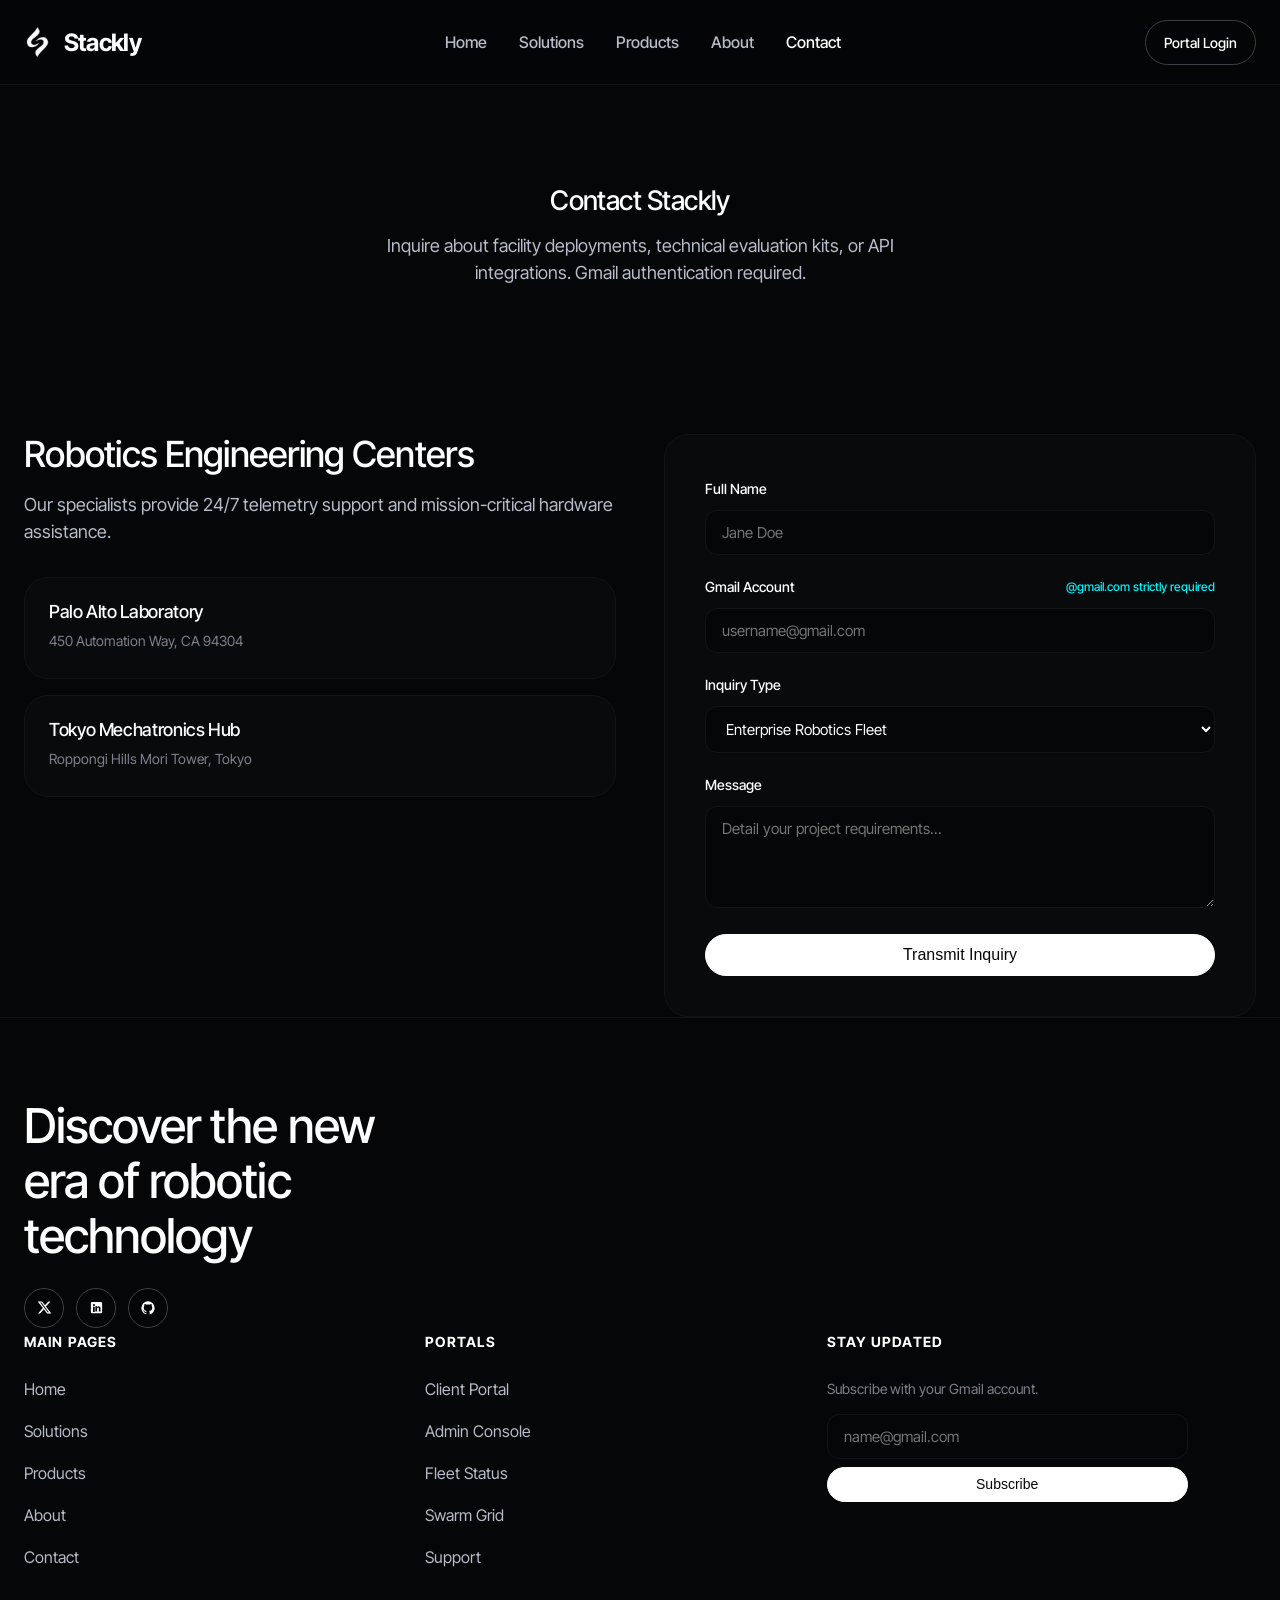
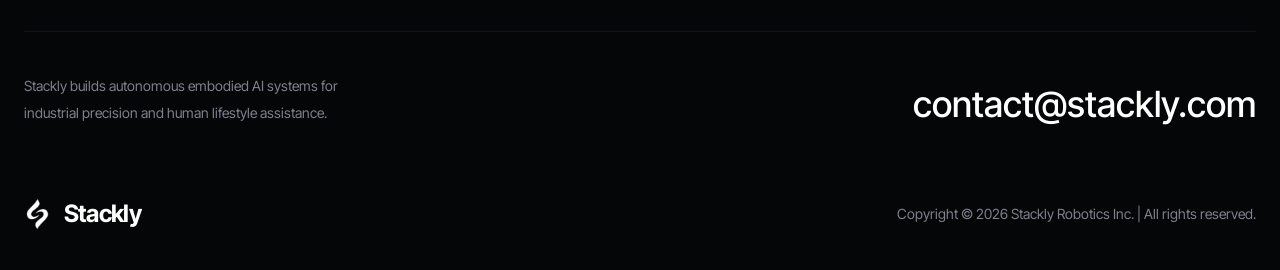
<file: contact.html>
<!DOCTYPE html>
<html lang="en">
<head>
  <meta charset="UTF-8">
  <meta name="viewport" content="width=device-width, initial-scale=1.0">
  <title>Stackly</title>
  <!-- Google Fonts: Inter Tight (Exact Template Font) -->
  <link rel="preconnect" href="https://fonts.googleapis.com">
  <link rel="preconnect" href="https://fonts.gstatic.com" crossorigin>
  <link href="https://fonts.googleapis.com/css2?family=Inter+Tight:ital,wght@0,300;0,400;0,500;0,600;0,700;1,400&display=swap" rel="stylesheet">
  <link rel="stylesheet" href="css/style.css">
</head>
<body>

  <!-- ==================== HEADER / NAVBAR ==================== -->
  <div class="header-wrapper">
    <div class="container-default">
      <div class="header-container-wrapper">
        <a href="index.html" class="logo-wrapper">
          <img src="images/logo.webp" alt="Stackly Logo" class="logo-image">
          <span>Stackly</span>
        </a>

        <!-- Exactly 5 Nav Items -->
        <nav class="nav-menu-wrapper">
          <ul class="list-nav-menu">
            <li class="link-nav-item"><a href="index.html">Home</a></li>
            <li class="link-nav-item"><a href="solutions.html">Solutions</a></li>
            <li class="link-nav-item"><a href="products.html">Products</a></li>
            <li class="link-nav-item"><a href="about.html">About</a></li>
            <li class="link-nav-item"><a href="contact.html" class="active">Contact</a></li>
          </ul>
        </nav>

        <div class="nav-menu-right-side">
          <a href="login.html" class="btn-secondary-outline">Portal Login</a>
          <button class="hamburger-menu" id="hamburgerBtn" aria-label="Toggle menu">
            <div class="hamburger-menu-line"></div>
            <div class="hamburger-menu-line"></div>
          </button>
        </div>
      </div>
    </div>
  </div>

  <!-- Mobile Drawer -->
  <div class="mobile-nav-drawer" id="mobileDrawer">
    <ul>
      <li><a href="index.html">Home</a></li>
      <li><a href="solutions.html">Solutions</a></li>
      <li><a href="products.html">Products</a></li>
      <li><a href="about.html">About</a></li>
      <li><a href="contact.html" class="active">Contact</a></li>
    </ul>
    <div style="display: flex; flex-direction: column; gap: 12px; margin-top: auto;">
      <a href="login.html" class="btn-secondary-outline" style="width: 100%; text-align: center;">Client / Admin Login</a>
    </div>
  </div>

  <!-- ==================== CONTACT HERO ==================== -->
  <section class="section top-rg">
    <div class="container-default text-center">
      <div class="inner-container _520px center">
        <h1 class="display-10 mid" style="margin-bottom: 16px;">Contact Stackly</h1>
        <p class="mg-bottom-large">
          Inquire about facility deployments, technical evaluation kits, or API integrations. Gmail authentication required.
        </p>
      </div>
    </div>
  </section>

  <!-- ==================== CONTACT FORM ==================== -->
  <section class="section" style="padding-top: 0;">
    <div class="container-default">
      <div class="grid-2-columns" style="align-items: start;">
        
        <div>
          <h2 class="display-7 mid" style="margin-bottom: 16px;">Robotics Engineering Centers</h2>
          <p style="color: var(--neutral-colors--300); margin-bottom: 32px;">
            Our specialists provide 24/7 telemetry support and mission-critical hardware assistance.
          </p>

          <div style="display: flex; flex-direction: column; gap: 16px;">
            <div class="card blog-card-v1" style="padding: 24px; margin-top: 0;">
              <h3 class="display-5 mid" style="font-size: 18px;">Palo Alto Laboratory</h3>
              <p style="font-size: 14px; color: var(--neutral-colors--400); margin-top: 4px;">450 Automation Way, CA 94304</p>
            </div>

            <div class="card blog-card-v1" style="padding: 24px; margin-top: 0;">
              <h3 class="display-5 mid" style="font-size: 18px;">Tokyo Mechatronics Hub</h3>
              <p style="font-size: 14px; color: var(--neutral-colors--400); margin-top: 4px;">Roppongi Hills Mori Tower, Tokyo</p>
            </div>
          </div>
        </div>

        <div class="auth-form-card" style="max-width: 100%;">
          <form id="contactForm">
            <div class="form-group-item">
              <label class="form-label-text">Full Name</label>
              <input type="text" class="input-styled" placeholder="Jane Doe" required autocomplete="off">
            </div>

            <div class="form-group-item">
              <label class="form-label-text">
                <span>Gmail Account</span>
                <span style="color: var(--accent-cyan); font-size: 12px;">@gmail.com strictly required</span>
              </label>
              <input type="email" class="input-styled" placeholder="username@gmail.com" required autocomplete="off">
            </div>

            <div class="form-group-item">
              <label class="form-label-text">Inquiry Type</label>
              <select class="input-styled" style="background: var(--neutral-colors--800);">
                <option value="enterprise">Enterprise Robotics Fleet</option>
                <option value="demo">OmniBot Gen 2 Hands-on Demo</option>
                <option value="api">SwarmGrid API SDK Access</option>
              </select>
            </div>

            <div class="form-group-item">
              <label class="form-label-text">Message</label>
              <textarea class="input-styled" rows="4" placeholder="Detail your project requirements..." required autocomplete="off"></textarea>
            </div>

            <button type="submit" class="primary-button" style="width: 100%; margin-top: 8px;">
              <div>Transmit Inquiry</div>
              <div class="primary-button-bg"><div class="primary-button-bg-text">Transmit Inquiry</div></div>
            </button>
          </form>
        </div>

      </div>
    </div>
  </section>

  <!-- ==================== FOOTER ==================== -->
  <div class="footer-content">
    <div class="container-default">
      <div class="footer-top-v1">
        <div class="flex-horizontal-wrap space-between">
          <div class="inner-container _370px" style="max-width: 370px;">
            <h2 class="display-8 mid mg-bottom-2x-extra-small">Discover the new era of robotic technology</h2>
            <div style="display: flex; gap: 12px; margin-top: 24px;">
              <a href="404.html" class="btn-secondary-outline" style="border-radius: 50%; width: 40px; height: 40px; padding: 0; display: inline-flex; align-items: center; justify-content: center;" aria-label="X (Twitter)">
                <svg width="15" height="15" viewBox="0 0 24 24" fill="currentColor"><path d="M18.244 2.25h3.308l-7.227 8.26 8.502 11.24H16.17l-5.214-6.817L4.99 21.75H1.68l7.73-8.835L1.254 2.25H8.08l4.713 6.231zm-1.161 17.52h1.833L7.084 4.126H5.117z"/></svg>
              </a>
              <a href="404.html" class="btn-secondary-outline" style="border-radius: 50%; width: 40px; height: 40px; padding: 0; display: inline-flex; align-items: center; justify-content: center;" aria-label="LinkedIn">
                <svg width="15" height="15" viewBox="0 0 24 24" fill="currentColor"><path d="M19 3a2 2 0 0 1 2 2v14a2 2 0 0 1-2 2H5a2 2 0 0 1-2-2V5a2 2 0 0 1 2-2h14m-.5 15.5v-5.3a3.26 3.26 0 0 0-3.26-3.26c-.85 0-1.84.52-2.28 1.3v-1.11h-2.79v8.37h2.79v-4.93c0-.77.62-1.4 1.39-1.4a1.4 1.4 0 0 1 1.4 1.4v4.93h2.75M6.46 10.9v8.37H9.2V10.9H6.46M7.83 6.45a1.62 1.62 0 0 0-1.62 1.62c0 .89.73 1.62 1.62 1.62.89 0 1.62-.73 1.62-1.62 0-.89-.73-1.62-1.62-1.62Z"/></svg>
              </a>
              <a href="404.html" class="btn-secondary-outline" style="border-radius: 50%; width: 40px; height: 40px; padding: 0; display: inline-flex; align-items: center; justify-content: center;" aria-label="GitHub">
                <svg width="16" height="16" viewBox="0 0 24 24" fill="currentColor"><path d="M12 2A10 10 0 0 0 2 12c0 4.42 2.87 8.17 6.84 9.5.5.08.66-.23.66-.5v-1.69c-2.77.6-3.36-1.34-3.36-1.34-.46-1.16-1.11-1.47-1.11-1.47-.91-.62.07-.6.07-.6 1 .07 1.53 1.03 1.53 1.03.87 1.52 2.34 1.07 2.91.83.1-.65.35-1.09.63-1.34-2.22-.25-4.55-1.11-4.55-4.92 0-1.11.38-2 1.03-2.71-.1-.25-.45-1.29.1-2.64 0 0 .84-.27 2.75 1.02.79-.22 1.65-.33 2.5-.33.85 0 1.71.11 2.5.33 1.91-1.29 2.75-1.02 2.75-1.02.55 1.35.2 2.39.1 2.64.65.71 1.03 1.6 1.03 2.71 0 3.82-2.34 4.66-4.57 4.91.36.31.69.92.69 1.85V21c0 .27.16.59.67.5C19.14 20.16 22 16.42 22 12A10 10 0 0 0 12 2Z"/></svg>
              </a>
            </div>
          </div>

          <div class="inner-container _670px">
            <div class="footer-nav">
              <div>
                <div class="display-1 strong" style="margin-bottom: 20px;">Main pages</div>
                <ul class="list-wrapper">
                  <li><a href="index.html">Home</a></li>
                  <li><a href="solutions.html">Solutions</a></li>
                  <li><a href="products.html">Products</a></li>
                  <li><a href="about.html">About</a></li>
                  <li><a href="contact.html">Contact</a></li>
                </ul>
              </div>

              <div>
                <div class="display-1 strong" style="margin-bottom: 20px;">Portals</div>
                <ul class="list-wrapper">
                  <li><a href="404.html">Client Portal</a></li>
                  <li><a href="404.html">Admin Console</a></li>
                  <li><a href="404.html">Fleet Status</a></li>
                  <li><a href="404.html">Swarm Grid</a></li>
                  <li><a href="404.html">Support</a></li>
                </ul>
              </div>

              <div>
                <div class="display-1 strong" style="margin-bottom: 20px;">Stay Updated</div>
                <p style="font-size: 14px; margin-bottom: 12px; color: var(--neutral-colors--400);">Subscribe with your Gmail account.</p>
                <form class="newsletter-form">
                  <input type="email" class="input-styled" placeholder="name@gmail.com" required style="margin-bottom: 8px;">
                  <button type="submit" class="primary-button small" style="width: 100%;">
                    <div>Subscribe</div>
                    <div class="primary-button-bg"><div class="primary-button-bg-text">Subscribe</div></div>
                  </button>
                </form>
              </div>
            </div>
          </div>
        </div>
      </div>

      <div class="footer-middle-v1">
        <p style="max-width: 334px; font-size: 14px; color: var(--neutral-colors--400);">
          Stackly builds autonomous embodied AI systems for industrial precision and human lifestyle assistance.
        </p>
        <a href="mailto:contact@stackly-robotics.ai" class="display-7" style="color: #fff;">contact@stackly.com</a>
      </div>

      <div class="footer-bottom-v1">
        <a href="index.html" class="logo-wrapper">
          <img src="images/logo.webp" alt="Stackly Logo" class="logo-image">
          <span>Stackly</span>
        </a>
        <p>Copyright © 2026 Stackly Robotics Inc. | All rights reserved.</p>
      </div>
    </div>
  </div>

  <script src="js/main.js"></script>
</body>
</html>
</file>
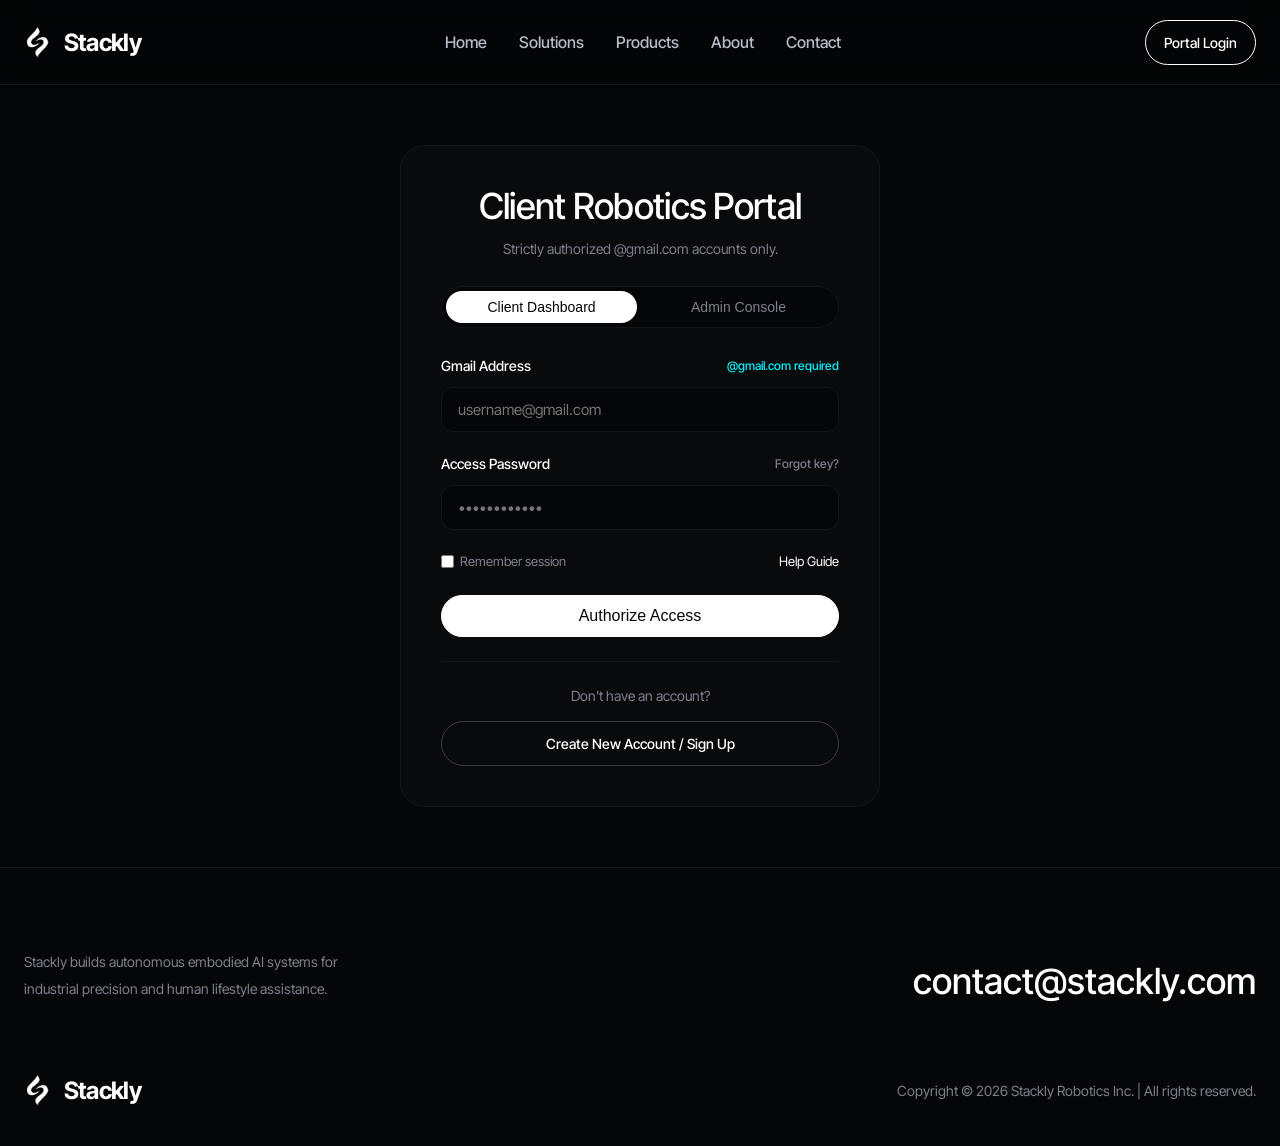
<file: login.html>
<!DOCTYPE html>
<html lang="en">
<head>
  <meta charset="UTF-8">
  <meta name="viewport" content="width=device-width, initial-scale=1.0">
  <title>Stackly</title>
  <!-- Google Fonts: Inter Tight (Exact Template Font) -->
  <link rel="preconnect" href="https://fonts.googleapis.com">
  <link rel="preconnect" href="https://fonts.gstatic.com" crossorigin>
  <link href="https://fonts.googleapis.com/css2?family=Inter+Tight:ital,wght@0,300;0,400;0,500;0,600;0,700;1,400&display=swap" rel="stylesheet">
  <link rel="stylesheet" href="css/style.css">
</head>
<body>

  <!-- ==================== HEADER / NAVBAR ==================== -->
  <div class="header-wrapper">
    <div class="container-default">
      <div class="header-container-wrapper">
        <a href="index.html" class="logo-wrapper">
          <img src="images/logo.webp" alt="Stackly Logo" class="logo-image">
          <span>Stackly</span>
        </a>

        <!-- Exactly 5 Nav Items -->
        <nav class="nav-menu-wrapper">
          <ul class="list-nav-menu">
            <li class="link-nav-item"><a href="index.html">Home</a></li>
            <li class="link-nav-item"><a href="solutions.html">Solutions</a></li>
            <li class="link-nav-item"><a href="products.html">Products</a></li>
            <li class="link-nav-item"><a href="about.html">About</a></li>
            <li class="link-nav-item"><a href="contact.html">Contact</a></li>
          </ul>
        </nav>

        <div class="nav-menu-right-side">
          <a href="login.html" class="btn-secondary-outline" style="border-color: #fff;">Portal Login</a>
          <button class="hamburger-menu" id="hamburgerBtn" aria-label="Toggle menu">
            <div class="hamburger-menu-line"></div>
            <div class="hamburger-menu-line"></div>
          </button>
        </div>
      </div>
    </div>
  </div>

  <!-- Mobile Drawer -->
  <div class="mobile-nav-drawer" id="mobileDrawer">
    <ul>
      <li><a href="index.html">Home</a></li>
      <li><a href="solutions.html">Solutions</a></li>
      <li><a href="products.html">Products</a></li>
      <li><a href="about.html">About</a></li>
      <li><a href="contact.html">Contact</a></li>
    </ul>
    <div style="display: flex; flex-direction: column; gap: 12px; margin-top: auto;">
      <a href="login.html" class="btn-secondary-outline" style="width: 100%; text-align: center;">Client / Admin Login</a>
    </div>
  </div>

  <!-- ==================== LOGIN SECTION ==================== -->
  <section class="auth-page-section">
    <div class="auth-form-card">
      <div class="text-center" style="margin-bottom: 24px;">
        <h1 class="display-7 mid" id="loginRoleTitle" style="margin-bottom: 8px;">Client Robotics Portal</h1>
        <p style="font-size: 14px; color: var(--neutral-colors--400);">
          Strictly authorized @gmail.com accounts only.
        </p>
      </div>

      <!-- Role Selector Toggle (Client vs Admin) -->
      <div class="auth-role-tabs">
        <button type="button" class="auth-role-btn active role-tab-btn" data-role="client">Client Dashboard</button>
        <button type="button" class="auth-role-btn role-tab-btn" data-role="admin">Admin Console</button>
      </div>

      <!-- Status Feedback Alert -->
      <div id="authAlert" class="auth-feedback-box"></div>

      <!-- Login Form - ZERO Inbuilt / Hardcoded Credentials -->
      <form id="stacklyLoginForm">
        <input type="hidden" id="selectedRole" value="client">

        <div class="form-group-item">
          <label class="form-label-text">
            <span>Gmail Address</span>
            <span style="color: var(--accent-cyan); font-size: 12px;">@gmail.com required</span>
          </label>
          <input 
            type="email" 
            id="authEmail" 
            class="input-styled" 
            placeholder="username@gmail.com" 
            required 
            autocomplete="off">
        </div>

        <div class="form-group-item">
          <label class="form-label-text">
            <span>Access Password</span>
            <a href="404.html" style="color: var(--neutral-colors--400); font-size: 12px;">Forgot key?</a>
          </label>
          <input 
            type="password" 
            id="authPassword" 
            class="input-styled" 
            placeholder="••••••••••••" 
            required 
            autocomplete="off">
        </div>

        <div style="display: flex; align-items: center; justify-content: space-between; margin-bottom: 20px; font-size: 13px; color: var(--neutral-colors--400);">
          <label style="display: flex; align-items: center; gap: 6px; cursor: pointer;">
            <input type="checkbox"> Remember session
          </label>
          <a href="404.html" style="color: #fff;">Help Guide</a>
        </div>

        <button type="submit" class="primary-button" style="width: 100%;">
          <div>Authorize Access</div>
          <div class="primary-button-bg"><div class="primary-button-bg-text">Authorize Access</div></div>
        </button>
      </form>

      <div style="margin-top: 24px; padding-top: 20px; border-top: 1px solid var(--neutral-colors--600); text-align: center;">
        <p style="font-size: 14px; color: var(--neutral-colors--400); margin-bottom: 12px;">Don't have an account?</p>
        <a href="signup.html" class="btn-secondary-outline" style="width: 100%; display: block; text-align: center; text-decoration: none;">
          Create New Account / Sign Up
        </a>
      </div>
    </div>
  </section>

  <!-- ==================== FOOTER ==================== -->
  <div class="footer-content">
    <div class="container-default">
      <div class="footer-middle-v1" style="border-top: none; padding-top: 0;">
        <p style="max-width: 334px; font-size: 14px; color: var(--neutral-colors--400);">
          Stackly builds autonomous embodied AI systems for industrial precision and human lifestyle assistance.
        </p>
        <a href="mailto:contact@stackly-robotics.ai" class="display-7" style="color: #fff;">contact@stackly.com</a>
      </div>

      <div class="footer-bottom-v1">
        <a href="index.html" class="logo-wrapper">
          <img src="images/logo.webp" alt="Stackly Logo" class="logo-image">
          <span>Stackly</span>
        </a>
        <p>Copyright © 2026 Stackly Robotics Inc. | All rights reserved.</p>
      </div>
    </div>
  </div>

  <script src="js/main.js"></script>
</body>
</html>
</file>
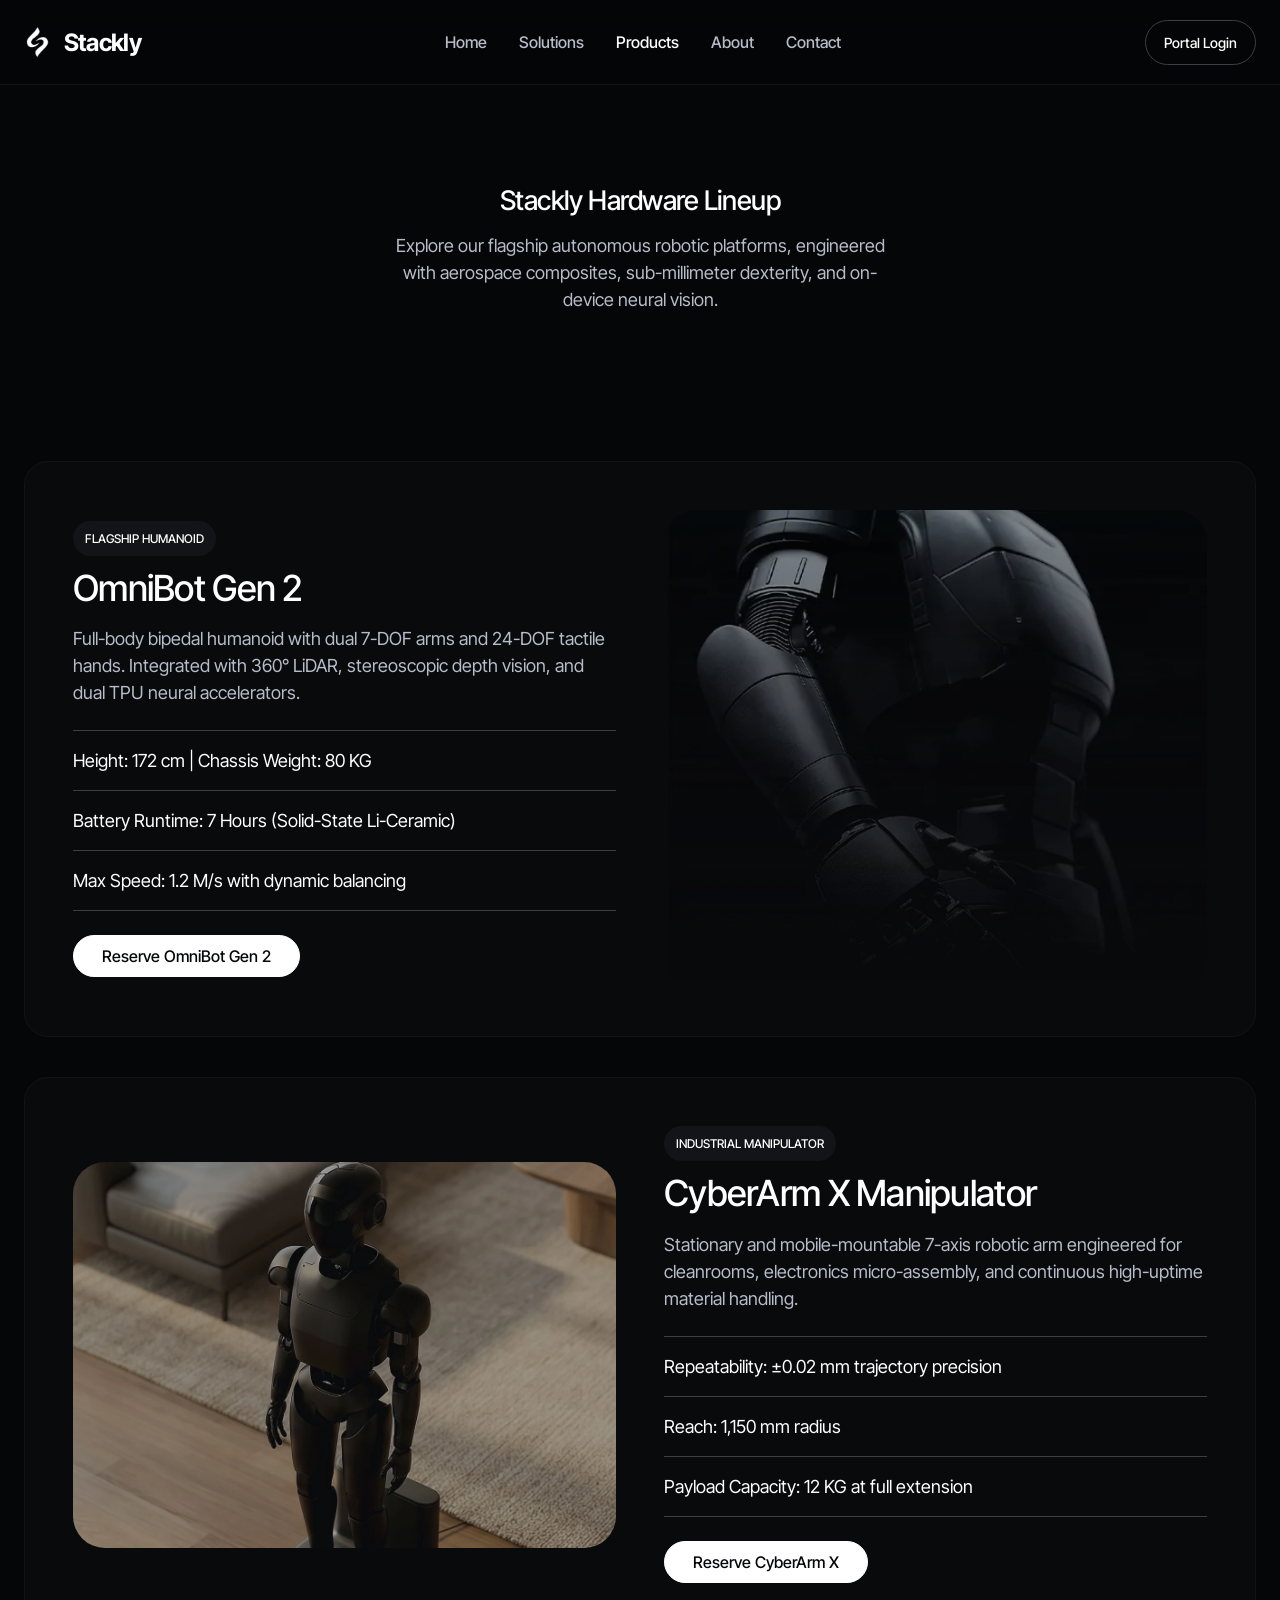
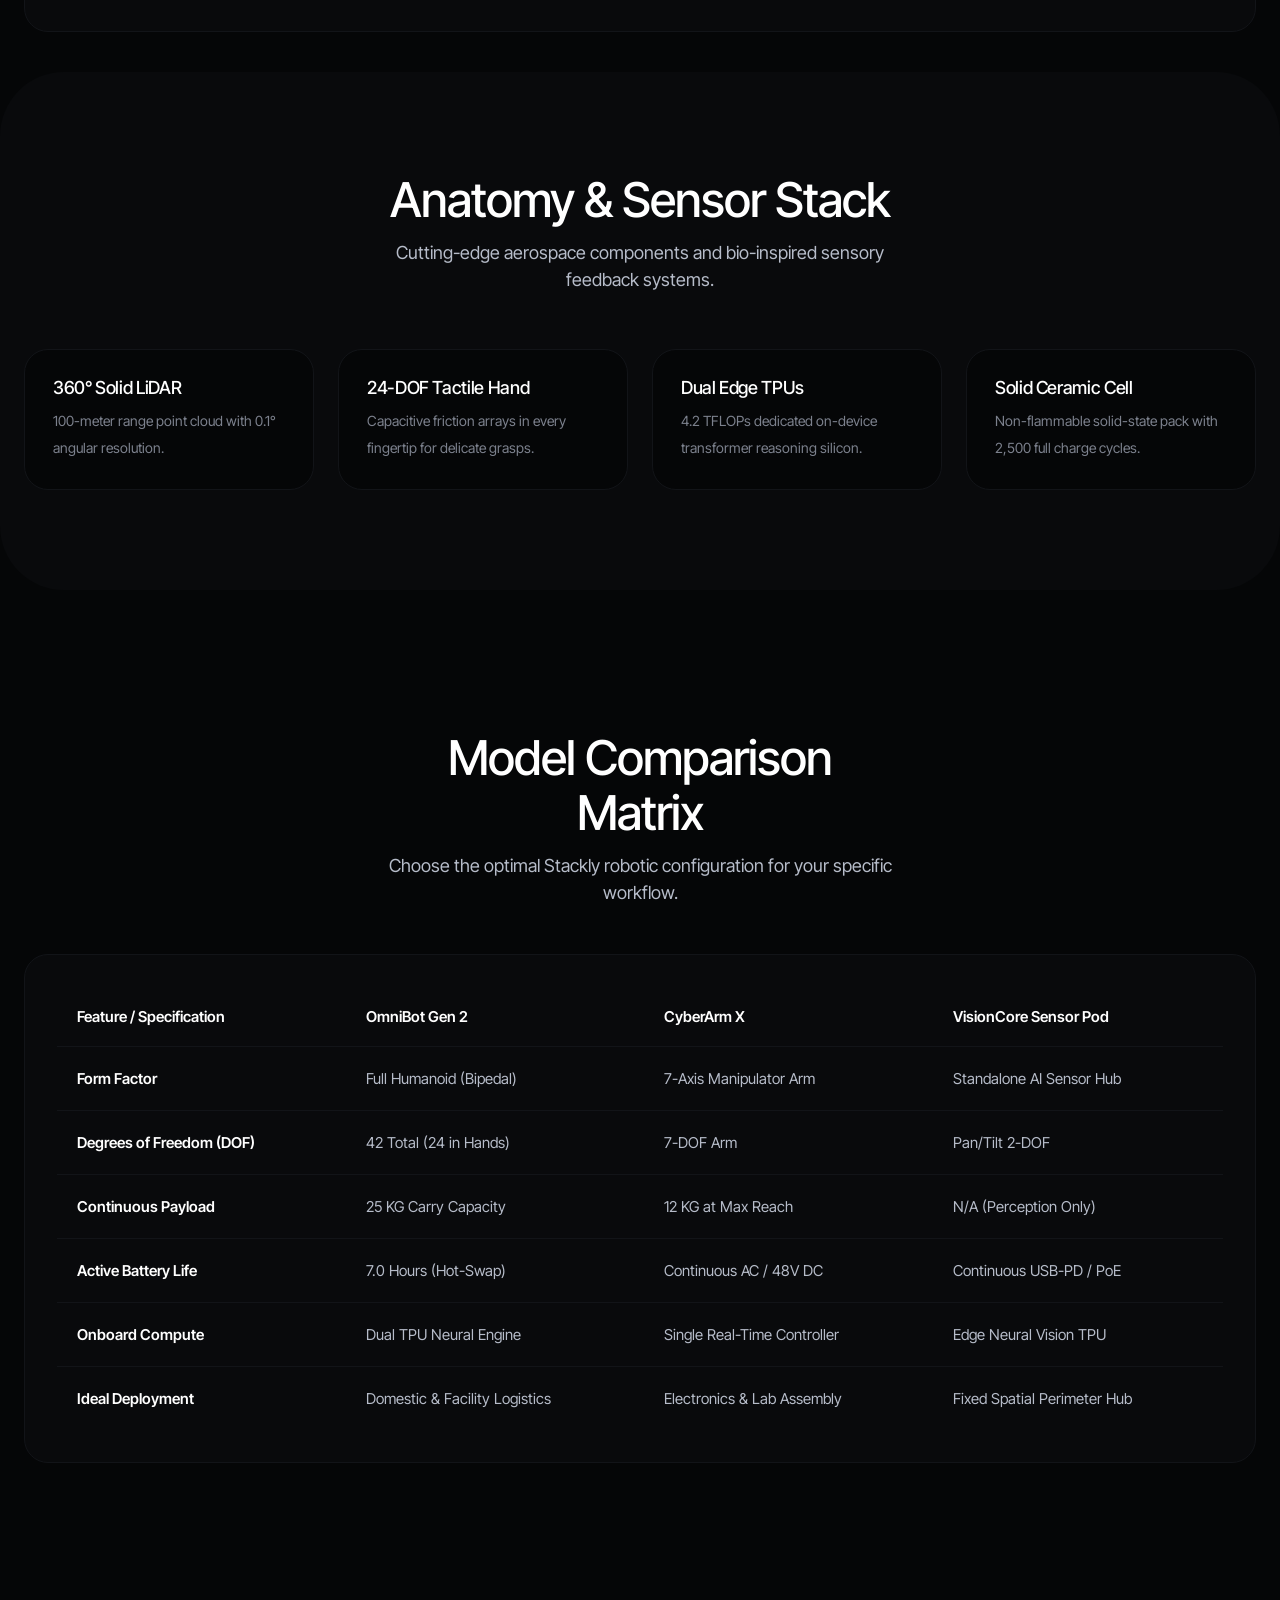
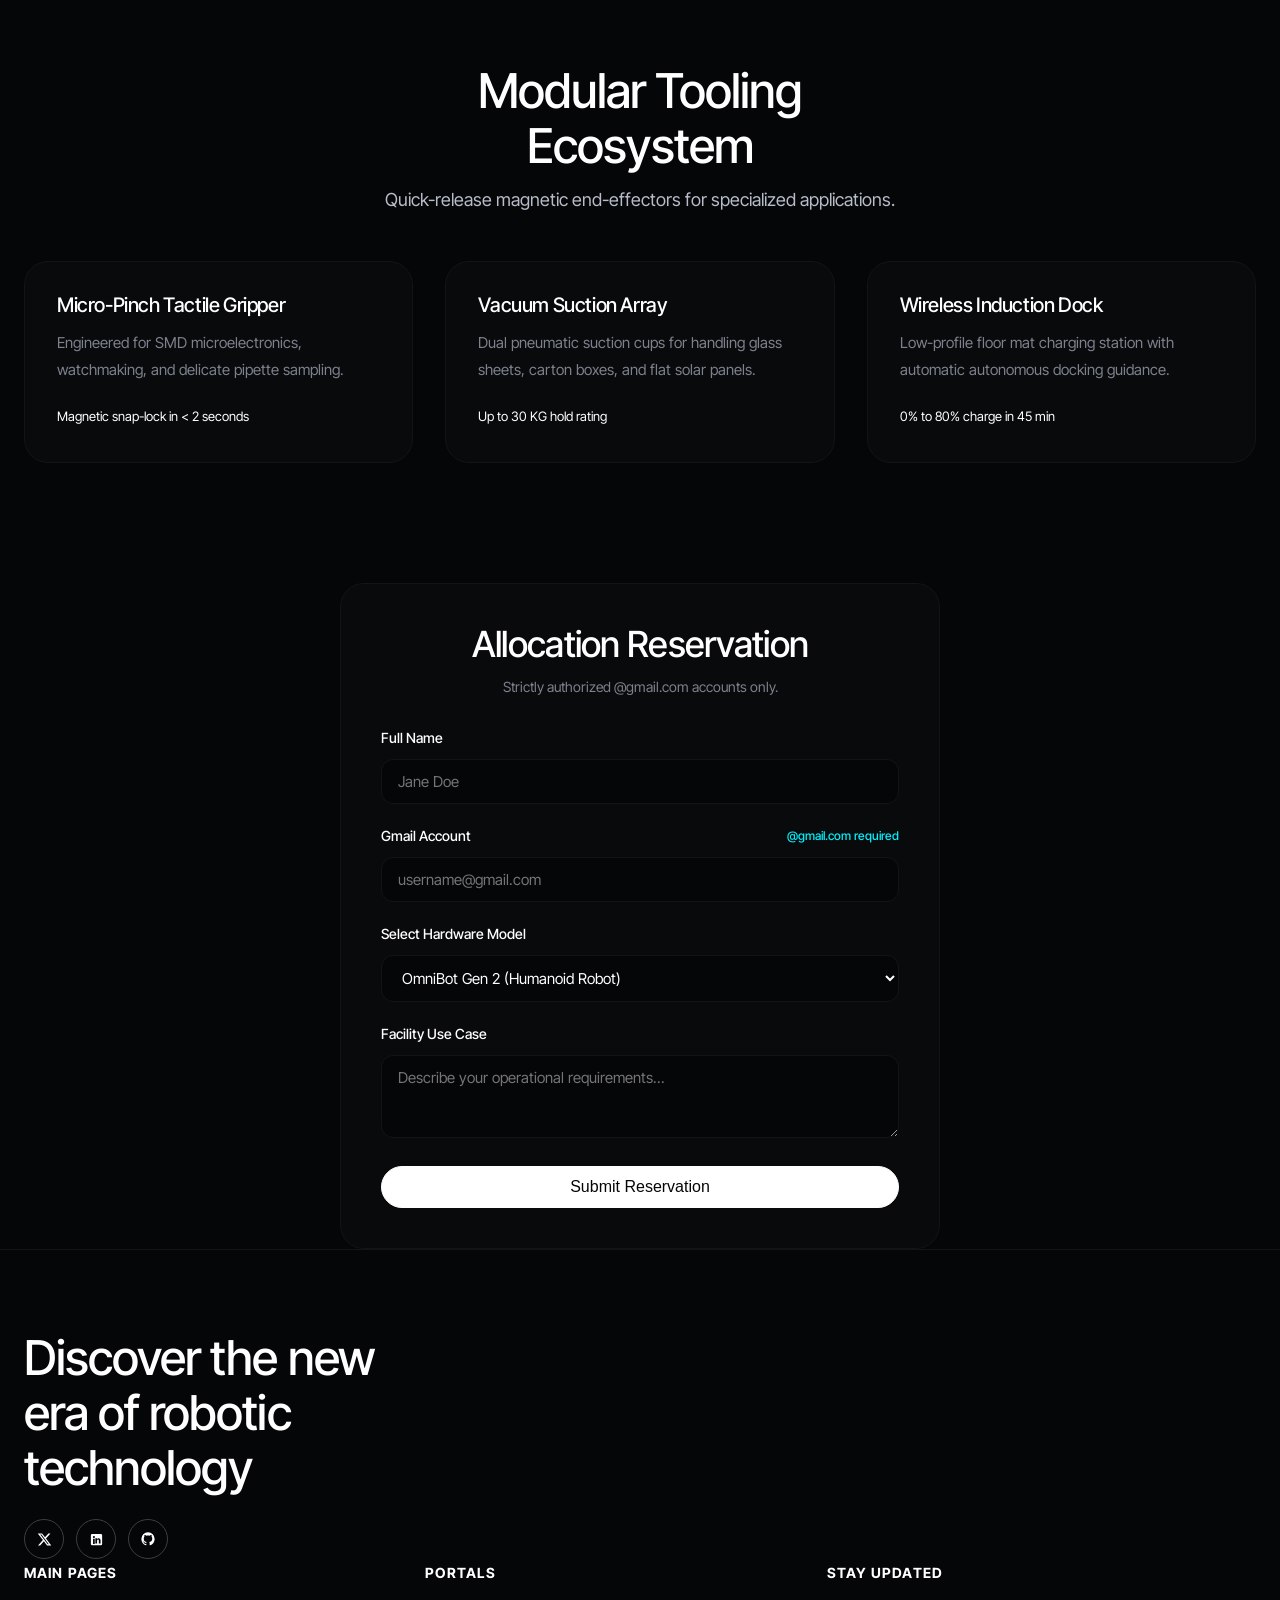
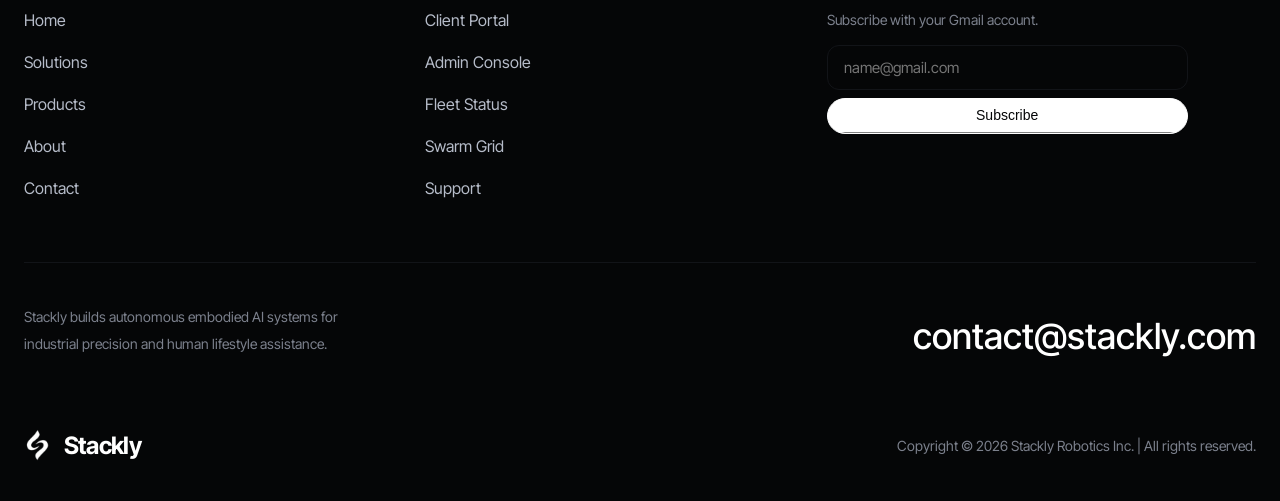
<file: products.html>
<!DOCTYPE html>
<html lang="en">
<head>
  <meta charset="UTF-8">
  <meta name="viewport" content="width=device-width, initial-scale=1.0">
  <title>Stackly</title>
  <!-- Google Fonts: Inter Tight (Exact Template Font) -->
  <link rel="preconnect" href="https://fonts.googleapis.com">
  <link rel="preconnect" href="https://fonts.gstatic.com" crossorigin>
  <link href="https://fonts.googleapis.com/css2?family=Inter+Tight:ital,wght@0,300;0,400;0,500;0,600;0,700;1,400&display=swap" rel="stylesheet">
  <link rel="stylesheet" href="css/style.css">
</head>
<body>

  <!-- ==================== HEADER / NAVBAR ==================== -->
  <div class="header-wrapper">
    <div class="container-default">
      <div class="header-container-wrapper">
        <a href="index.html" class="logo-wrapper">
          <img src="images/logo.webp" alt="Stackly Logo" class="logo-image">
          <span>Stackly</span>
        </a>

        <!-- Exactly 5 Nav Items -->
        <nav class="nav-menu-wrapper">
          <ul class="list-nav-menu">
            <li class="link-nav-item"><a href="index.html">Home</a></li>
            <li class="link-nav-item"><a href="solutions.html">Solutions</a></li>
            <li class="link-nav-item"><a href="products.html" class="active">Products</a></li>
            <li class="link-nav-item"><a href="about.html">About</a></li>
            <li class="link-nav-item"><a href="contact.html">Contact</a></li>
          </ul>
        </nav>

        <div class="nav-menu-right-side">
          <a href="login.html" class="btn-secondary-outline">Portal Login</a>
          <button class="hamburger-menu" id="hamburgerBtn" aria-label="Toggle menu">
            <div class="hamburger-menu-line"></div>
            <div class="hamburger-menu-line"></div>
          </button>
        </div>
      </div>
    </div>
  </div>

  <!-- Mobile Drawer -->
  <div class="mobile-nav-drawer" id="mobileDrawer">
    <ul>
      <li><a href="index.html">Home</a></li>
      <li><a href="solutions.html">Solutions</a></li>
      <li><a href="products.html" class="active">Products</a></li>
      <li><a href="about.html">About</a></li>
      <li><a href="contact.html">Contact</a></li>
    </ul>
    <div style="display: flex; flex-direction: column; gap: 12px; margin-top: auto;">
      <a href="login.html" class="btn-secondary-outline" style="width: 100%; text-align: center;">Client / Admin Login</a>
    </div>
  </div>

  <!-- ==================== PRODUCTS HERO ==================== -->
  <section class="section top-rg">
    <div class="container-default text-center">
      <div class="inner-container _520px center">
        <h1 class="display-10 mid" style="margin-bottom: 16px;">Stackly Hardware Lineup</h1>
        <p class="mg-bottom-large">
          Explore our flagship autonomous robotic platforms, engineered with aerospace composites, sub-millimeter dexterity, and on-device neural vision.
        </p>
      </div>
    </div>
  </section>

  <!-- ==================== PRODUCT CARDS ==================== -->
  <section class="section" style="padding-top: 0;">
    <div class="container-default">
      
      <!-- Product 1: OmniBot Gen 2 -->
      <div class="card blog-card-v1" style="padding: 48px; margin-bottom: 40px; margin-top: 0;">
        <div class="grid-2-columns">
          <div>
            <span class="badge" style="margin-bottom: 12px; display: inline-block;">Flagship Humanoid</span>
            <h2 class="display-7 mid" style="margin-bottom: 16px;">OmniBot Gen 2</h2>
            <p style="color: var(--neutral-colors--300); margin-bottom: 24px;">
              Full-body bipedal humanoid with dual 7-DOF arms and 24-DOF tactile hands. Integrated with 360° LiDAR, stereoscopic depth vision, and dual TPU neural accelerators.
            </p>
            <div class="grid-1-column gap-row-2x-extra-small" style="margin-bottom: 24px;">
              <div class="divider bg-neutral-500"></div>
              <div style="color: #fff;">Height: 172 cm | Chassis Weight: 80 KG</div>
              <div class="divider bg-neutral-500"></div>
              <div style="color: #fff;">Battery Runtime: 7 Hours (Solid-State Li-Ceramic)</div>
              <div class="divider bg-neutral-500"></div>
              <div style="color: #fff;">Max Speed: 1.2 M/s with dynamic balancing</div>
              <div class="divider bg-neutral-500"></div>
            </div>
            <a href="#reserveSection" class="primary-button">
              <div>Reserve OmniBot Gen 2</div>
              <div class="primary-button-bg"><div class="primary-button-bg-text">Reserve OmniBot Gen 2</div></div>
            </a>
          </div>
          <div>
            <img src="images/introducing-omnibot-gen-2-robotflow-webflow-template.webp" alt="OmniBot Gen 2" class="main-border-radius fit-cover"/>
          </div>
        </div>
      </div>

      <!-- Product 2: CyberArm X -->
      <div class="card blog-card-v1" style="padding: 48px; margin-bottom: 40px;">
        <div class="grid-2-columns">
          <div>
            <img src="images/human-like-dexterity-robotflow-webflow-template.webp" alt="CyberArm X" class="main-border-radius fit-cover"/>
          </div>
          <div>
            <span class="badge" style="margin-bottom: 12px; display: inline-block;">Industrial Manipulator</span>
            <h2 class="display-7 mid" style="margin-bottom: 16px;">CyberArm X Manipulator</h2>
            <p style="color: var(--neutral-colors--300); margin-bottom: 24px;">
              Stationary and mobile-mountable 7-axis robotic arm engineered for cleanrooms, electronics micro-assembly, and continuous high-uptime material handling.
            </p>
            <div class="grid-1-column gap-row-2x-extra-small" style="margin-bottom: 24px;">
              <div class="divider bg-neutral-500"></div>
              <div style="color: #fff;">Repeatability: ±0.02 mm trajectory precision</div>
              <div class="divider bg-neutral-500"></div>
              <div style="color: #fff;">Reach: 1,150 mm radius</div>
              <div class="divider bg-neutral-500"></div>
              <div style="color: #fff;">Payload Capacity: 12 KG at full extension</div>
              <div class="divider bg-neutral-500"></div>
            </div>
            <a href="#reserveSection" class="primary-button">
              <div>Reserve CyberArm X</div>
              <div class="primary-button-bg"><div class="primary-button-bg-text">Reserve CyberArm X</div></div>
            </a>
          </div>
        </div>
      </div>

    </div>
  </section>

  <!-- ==================== EXTRA SECTION 1: SENSOR & HARDWARE ARCHITECTURE ==================== -->
  <section class="section top-rg" style="background-color: var(--neutral-colors--700); border-radius: var(--_sizes---border-radius--section-border-radius); margin: 40px 0;">
    <div class="container-default">
      <div class="text-center" style="margin-bottom: 56px;">
        <div class="inner-container _520px center">
          <h2 class="display-8 mid" style="margin-bottom: 12px;">Anatomy & Sensor Stack</h2>
          <p>Cutting-edge aerospace components and bio-inspired sensory feedback systems.</p>
        </div>
      </div>

      <div class="grid-4-columns">
        <div class="card blog-card-v1" style="background: var(--neutral-colors--800); margin-top: 0; padding: 28px;">
          <h4 class="display-5 mid" style="font-size: 18px; margin-bottom: 8px;">360° Solid LiDAR</h4>
          <p style="font-size: 14px; color: var(--neutral-colors--400);">100-meter range point cloud with 0.1° angular resolution.</p>
        </div>

        <div class="card blog-card-v1" style="background: var(--neutral-colors--800); margin-top: 0; padding: 28px;">
          <h4 class="display-5 mid" style="font-size: 18px; margin-bottom: 8px;">24-DOF Tactile Hand</h4>
          <p style="font-size: 14px; color: var(--neutral-colors--400);">Capacitive friction arrays in every fingertip for delicate grasps.</p>
        </div>

        <div class="card blog-card-v1" style="background: var(--neutral-colors--800); margin-top: 0; padding: 28px;">
          <h4 class="display-5 mid" style="font-size: 18px; margin-bottom: 8px;">Dual Edge TPUs</h4>
          <p style="font-size: 14px; color: var(--neutral-colors--400);">4.2 TFLOPs dedicated on-device transformer reasoning silicon.</p>
        </div>

        <div class="card blog-card-v1" style="background: var(--neutral-colors--800); margin-top: 0; padding: 28px;">
          <h4 class="display-5 mid" style="font-size: 18px; margin-bottom: 8px;">Solid Ceramic Cell</h4>
          <p style="font-size: 14px; color: var(--neutral-colors--400);">Non-flammable solid-state pack with 2,500 full charge cycles.</p>
        </div>
      </div>
    </div>
  </section>

  <!-- ==================== EXTRA SECTION 2: COMPARISON MATRIX TABLE ==================== -->
  <section class="section top-rg">
    <div class="container-default">
      <div class="text-center" style="margin-bottom: 48px;">
        <div class="inner-container _520px center">
          <h2 class="display-8 mid" style="margin-bottom: 12px;">Model Comparison Matrix</h2>
          <p>Choose the optimal Stackly robotic configuration for your specific workflow.</p>
        </div>
      </div>

      <div class="comparison-table-wrapper">
        <table class="comparison-table">
          <thead>
            <tr>
              <th>Feature / Specification</th>
              <th>OmniBot Gen 2</th>
              <th>CyberArm X</th>
              <th>VisionCore Sensor Pod</th>
            </tr>
          </thead>
          <tbody>
            <tr>
              <td style="font-weight: 600; color: #fff;">Form Factor</td>
              <td>Full Humanoid (Bipedal)</td>
              <td>7-Axis Manipulator Arm</td>
              <td>Standalone AI Sensor Hub</td>
            </tr>
            <tr>
              <td style="font-weight: 600; color: #fff;">Degrees of Freedom (DOF)</td>
              <td>42 Total (24 in Hands)</td>
              <td>7-DOF Arm</td>
              <td>Pan/Tilt 2-DOF</td>
            </tr>
            <tr>
              <td style="font-weight: 600; color: #fff;">Continuous Payload</td>
              <td>25 KG Carry Capacity</td>
              <td>12 KG at Max Reach</td>
              <td>N/A (Perception Only)</td>
            </tr>
            <tr>
              <td style="font-weight: 600; color: #fff;">Active Battery Life</td>
              <td>7.0 Hours (Hot-Swap)</td>
              <td>Continuous AC / 48V DC</td>
              <td>Continuous USB-PD / PoE</td>
            </tr>
            <tr>
              <td style="font-weight: 600; color: #fff;">Onboard Compute</td>
              <td>Dual TPU Neural Engine</td>
              <td>Single Real-Time Controller</td>
              <td>Edge Neural Vision TPU</td>
            </tr>
            <tr>
              <td style="font-weight: 600; color: #fff;">Ideal Deployment</td>
              <td>Domestic & Facility Logistics</td>
              <td>Electronics & Lab Assembly</td>
              <td>Fixed Spatial Perimeter Hub</td>
            </tr>
          </tbody>
        </table>
      </div>
    </div>
  </section>

  <!-- ==================== EXTRA SECTION 3: MODULAR END-EFFECTORS & ACCESSORIES ==================== -->
  <section class="section top-rg">
    <div class="container-default">
      <div class="text-center" style="margin-bottom: 48px;">
        <div class="inner-container _520px center">
          <h2 class="display-8 mid" style="margin-bottom: 12px;">Modular Tooling Ecosystem</h2>
          <p>Quick-release magnetic end-effectors for specialized applications.</p>
        </div>
      </div>

      <div class="grid-3-columns">
        <div class="card blog-card-v1" style="margin-top: 0; padding: 32px;">
          <h3 class="display-6 mid" style="font-size: 20px; margin-bottom: 12px;">Micro-Pinch Tactile Gripper</h3>
          <p style="color: var(--neutral-colors--400); font-size: 15px; margin-bottom: 20px;">
            Engineered for SMD microelectronics, watchmaking, and delicate pipette sampling.
          </p>
          <div style="font-size: 13px; color: var(--neutral-colors--100);">Magnetic snap-lock in &lt; 2 seconds</div>
        </div>

        <div class="card blog-card-v1" style="margin-top: 0; padding: 32px;">
          <h3 class="display-6 mid" style="font-size: 20px; margin-bottom: 12px;">Vacuum Suction Array</h3>
          <p style="color: var(--neutral-colors--400); font-size: 15px; margin-bottom: 20px;">
            Dual pneumatic suction cups for handling glass sheets, carton boxes, and flat solar panels.
          </p>
          <div style="font-size: 13px; color: var(--neutral-colors--100);">Up to 30 KG hold rating</div>
        </div>

        <div class="card blog-card-v1" style="margin-top: 0; padding: 32px;">
          <h3 class="display-6 mid" style="font-size: 20px; margin-bottom: 12px;">Wireless Induction Dock</h3>
          <p style="color: var(--neutral-colors--400); font-size: 15px; margin-bottom: 20px;">
            Low-profile floor mat charging station with automatic autonomous docking guidance.
          </p>
          <div style="font-size: 13px; color: var(--neutral-colors--100);">0% to 80% charge in 45 min</div>
        </div>
      </div>
    </div>
  </section>

  <!-- ==================== RESERVATION / PREORDER FORM ==================== -->
  <section class="section" id="reserveSection" style="padding-top: 20px;">
    <div class="container-default">
      <div class="auth-form-card" style="max-width: 600px; margin: 0 auto;">
        <div class="text-center" style="margin-bottom: 24px;">
          <h2 class="display-7 mid" style="margin-bottom: 8px;">Allocation Reservation</h2>
          <p style="font-size: 14px; color: var(--neutral-colors--400);">Strictly authorized @gmail.com accounts only.</p>
        </div>

        <form class="newsletter-form" id="contactForm">
          <div class="form-group-item">
            <label class="form-label-text">Full Name</label>
            <input type="text" class="input-styled" placeholder="Jane Doe" required autocomplete="off">
          </div>

          <div class="form-group-item">
            <label class="form-label-text">
              <span>Gmail Account</span>
              <span style="color: var(--accent-cyan); font-size: 12px;">@gmail.com required</span>
            </label>
            <input type="email" class="input-styled" placeholder="username@gmail.com" required autocomplete="off">
          </div>

          <div class="form-group-item">
            <label class="form-label-text">Select Hardware Model</label>
            <select class="input-styled" style="background: var(--neutral-colors--800);">
              <option value="omnibot-gen2">OmniBot Gen 2 (Humanoid Robot)</option>
              <option value="cyberarm-x">CyberArm X (Industrial Arm)</option>
              <option value="visioncore">VisionCore AI Sensor Hub</option>
              <option value="swarm-grid">SwarmGrid Enterprise License</option>
            </select>
          </div>

          <div class="form-group-item">
            <label class="form-label-text">Facility Use Case</label>
            <textarea class="input-styled" rows="3" placeholder="Describe your operational requirements..." required autocomplete="off"></textarea>
          </div>

          <button type="submit" class="primary-button" style="width: 100%; margin-top: 10px;">
            <div>Submit Reservation</div>
            <div class="primary-button-bg"><div class="primary-button-bg-text">Submit Reservation</div></div>
          </button>
        </form>
      </div>
    </div>
  </section>

  <!-- ==================== FOOTER ==================== -->
  <div class="footer-content">
    <div class="container-default">
      <div class="footer-top-v1">
        <div class="flex-horizontal-wrap space-between">
          <div class="inner-container _370px" style="max-width: 370px;">
            <h2 class="display-8 mid mg-bottom-2x-extra-small">Discover the new era of robotic technology</h2>
            <div style="display: flex; gap: 12px; margin-top: 24px;">
              <a href="404.html" class="btn-secondary-outline" style="border-radius: 50%; width: 40px; height: 40px; padding: 0; display: inline-flex; align-items: center; justify-content: center;" aria-label="X (Twitter)">
                <svg width="15" height="15" viewBox="0 0 24 24" fill="currentColor"><path d="M18.244 2.25h3.308l-7.227 8.26 8.502 11.24H16.17l-5.214-6.817L4.99 21.75H1.68l7.73-8.835L1.254 2.25H8.08l4.713 6.231zm-1.161 17.52h1.833L7.084 4.126H5.117z"/></svg>
              </a>
              <a href="404.html" class="btn-secondary-outline" style="border-radius: 50%; width: 40px; height: 40px; padding: 0; display: inline-flex; align-items: center; justify-content: center;" aria-label="LinkedIn">
                <svg width="15" height="15" viewBox="0 0 24 24" fill="currentColor"><path d="M19 3a2 2 0 0 1 2 2v14a2 2 0 0 1-2 2H5a2 2 0 0 1-2-2V5a2 2 0 0 1 2-2h14m-.5 15.5v-5.3a3.26 3.26 0 0 0-3.26-3.26c-.85 0-1.84.52-2.28 1.3v-1.11h-2.79v8.37h2.79v-4.93c0-.77.62-1.4 1.39-1.4a1.4 1.4 0 0 1 1.4 1.4v4.93h2.75M6.46 10.9v8.37H9.2V10.9H6.46M7.83 6.45a1.62 1.62 0 0 0-1.62 1.62c0 .89.73 1.62 1.62 1.62.89 0 1.62-.73 1.62-1.62 0-.89-.73-1.62-1.62-1.62Z"/></svg>
              </a>
              <a href="404.html" class="btn-secondary-outline" style="border-radius: 50%; width: 40px; height: 40px; padding: 0; display: inline-flex; align-items: center; justify-content: center;" aria-label="GitHub">
                <svg width="16" height="16" viewBox="0 0 24 24" fill="currentColor"><path d="M12 2A10 10 0 0 0 2 12c0 4.42 2.87 8.17 6.84 9.5.5.08.66-.23.66-.5v-1.69c-2.77.6-3.36-1.34-3.36-1.34-.46-1.16-1.11-1.47-1.11-1.47-.91-.62.07-.6.07-.6 1 .07 1.53 1.03 1.53 1.03.87 1.52 2.34 1.07 2.91.83.1-.65.35-1.09.63-1.34-2.22-.25-4.55-1.11-4.55-4.92 0-1.11.38-2 1.03-2.71-.1-.25-.45-1.29.1-2.64 0 0 .84-.27 2.75 1.02.79-.22 1.65-.33 2.5-.33.85 0 1.71.11 2.5.33 1.91-1.29 2.75-1.02 2.75-1.02.55 1.35.2 2.39.1 2.64.65.71 1.03 1.6 1.03 2.71 0 3.82-2.34 4.66-4.57 4.91.36.31.69.92.69 1.85V21c0 .27.16.59.67.5C19.14 20.16 22 16.42 22 12A10 10 0 0 0 12 2Z"/></svg>
              </a>
            </div>
          </div>

          <div class="inner-container _670px">
            <div class="footer-nav">
              <div>
                <div class="display-1 strong" style="margin-bottom: 20px;">Main pages</div>
                <ul class="list-wrapper">
                  <li><a href="index.html">Home</a></li>
                  <li><a href="solutions.html">Solutions</a></li>
                  <li><a href="products.html">Products</a></li>
                  <li><a href="about.html">About</a></li>
                  <li><a href="contact.html">Contact</a></li>
                </ul>
              </div>

              <div>
                <div class="display-1 strong" style="margin-bottom: 20px;">Portals</div>
                <ul class="list-wrapper">
                  <li><a href="404.html">Client Portal</a></li>
                  <li><a href="404.html">Admin Console</a></li>
                  <li><a href="404.html">Fleet Status</a></li>
                  <li><a href="404.html">Swarm Grid</a></li>
                  <li><a href="404.html">Support</a></li>
                </ul>
              </div>

              <div>
                <div class="display-1 strong" style="margin-bottom: 20px;">Stay Updated</div>
                <p style="font-size: 14px; margin-bottom: 12px; color: var(--neutral-colors--400);">Subscribe with your Gmail account.</p>
                <form class="newsletter-form">
                  <input type="email" class="input-styled" placeholder="name@gmail.com" required style="margin-bottom: 8px;">
                  <button type="submit" class="primary-button small" style="width: 100%;">
                    <div>Subscribe</div>
                    <div class="primary-button-bg"><div class="primary-button-bg-text">Subscribe</div></div>
                  </button>
                </form>
              </div>
            </div>
          </div>
        </div>
      </div>

      <div class="footer-middle-v1">
        <p style="max-width: 334px; font-size: 14px; color: var(--neutral-colors--400);">
          Stackly builds autonomous embodied AI systems for industrial precision and human lifestyle assistance.
        </p>
        <a href="mailto:contact@stackly-robotics.ai" class="display-7" style="color: #fff;">contact@stackly.com</a>
      </div>

      <div class="footer-bottom-v1">
        <a href="index.html" class="logo-wrapper">
          <img src="images/logo.webp" alt="Stackly Logo" class="logo-image">
          <span>Stackly</span>
        </a>
        <p>Copyright © 2026 Stackly Robotics Inc. | All rights reserved.</p>
      </div>
    </div>
  </div>

  <script src="js/main.js"></script>
</body>
</html>
</file>
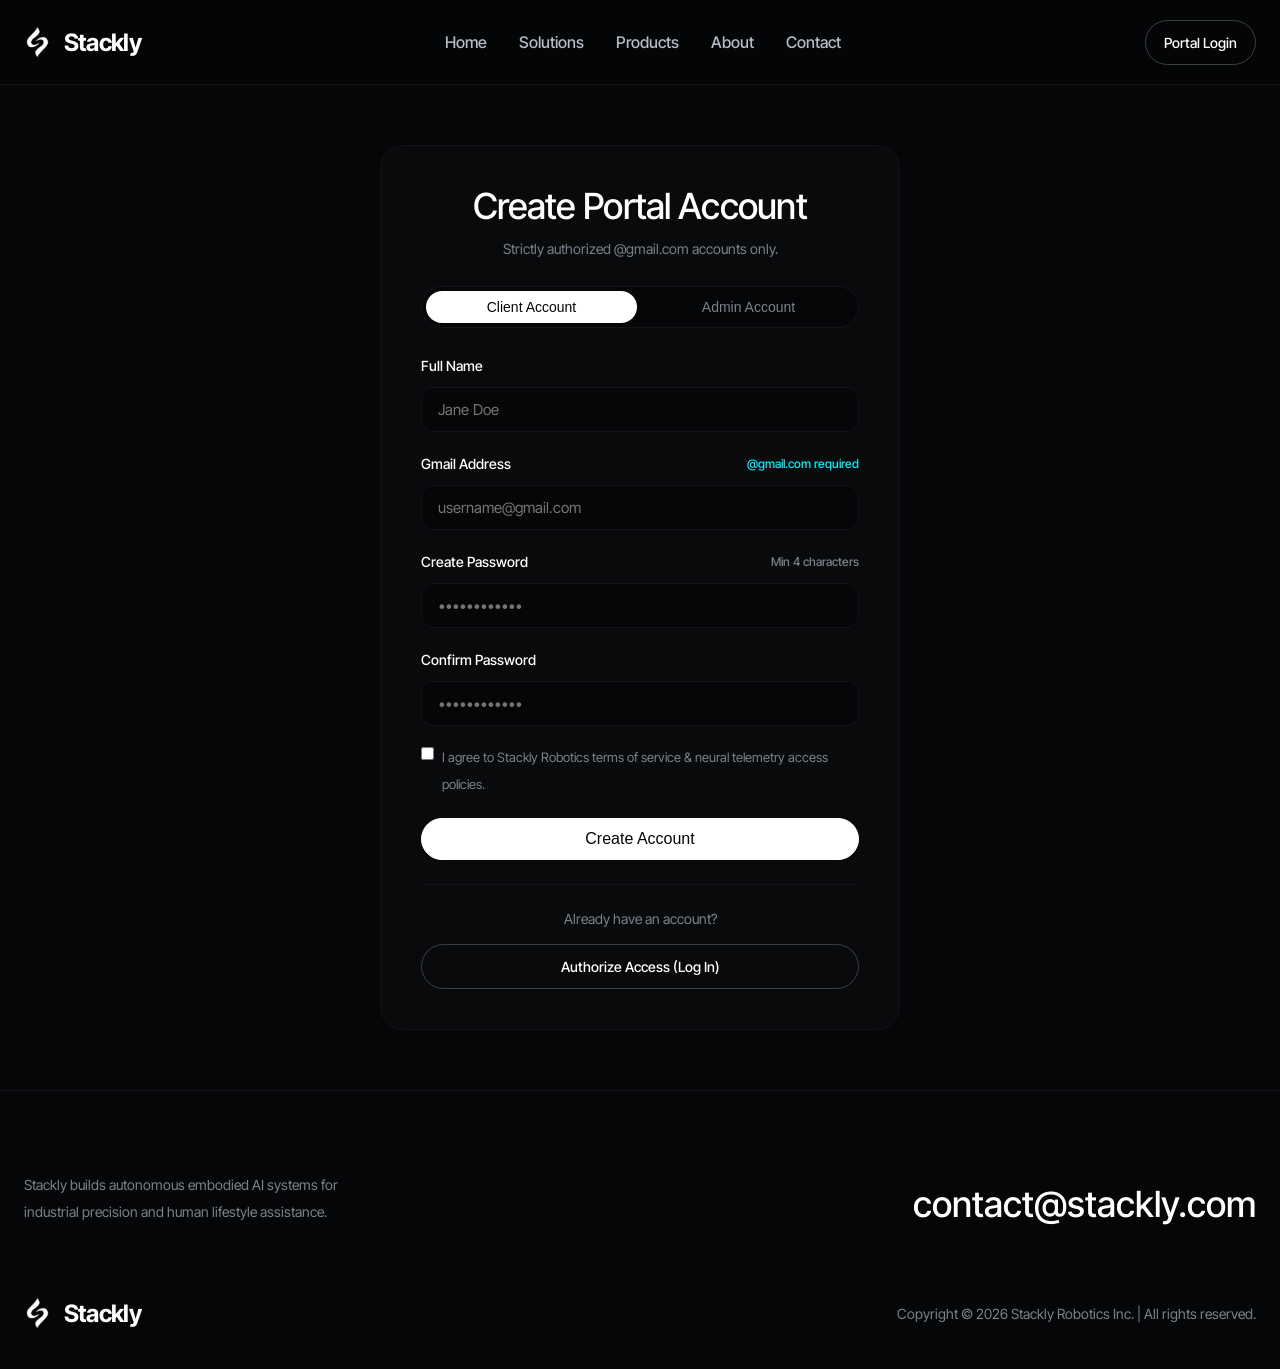
<file: signup.html>
<!DOCTYPE html>
<html lang="en">
<head>
  <meta charset="UTF-8">
  <meta name="viewport" content="width=device-width, initial-scale=1.0">
  <title>Sign Up - Stackly</title>
  <!-- Google Fonts: Inter Tight (Exact Template Font) -->
  <link rel="preconnect" href="https://fonts.googleapis.com">
  <link rel="preconnect" href="https://fonts.gstatic.com" crossorigin>
  <link href="https://fonts.googleapis.com/css2?family=Inter+Tight:ital,wght@0,300;0,400;0,500;0,600;0,700;1,400&display=swap" rel="stylesheet">
  <link rel="stylesheet" href="css/style.css">
</head>
<body>

  <!-- ==================== HEADER / NAVBAR ==================== -->
  <div class="header-wrapper">
    <div class="container-default">
      <div class="header-container-wrapper">
        <a href="index.html" class="logo-wrapper">
          <img src="images/logo.webp" alt="Stackly Logo" class="logo-image">
          <span>Stackly</span>
        </a>

        <!-- Exactly 5 Nav Items -->
        <nav class="nav-menu-wrapper">
          <ul class="list-nav-menu">
            <li class="link-nav-item"><a href="index.html">Home</a></li>
            <li class="link-nav-item"><a href="solutions.html">Solutions</a></li>
            <li class="link-nav-item"><a href="products.html">Products</a></li>
            <li class="link-nav-item"><a href="about.html">About</a></li>
            <li class="link-nav-item"><a href="contact.html">Contact</a></li>
          </ul>
        </nav>

        <div class="nav-menu-right-side">
          <a href="login.html" class="btn-secondary-outline">Portal Login</a>
          <button class="hamburger-menu" id="hamburgerBtn" aria-label="Toggle menu">
            <div class="hamburger-menu-line"></div>
            <div class="hamburger-menu-line"></div>
          </button>
        </div>
      </div>
    </div>
  </div>

  <!-- Mobile Drawer -->
  <div class="mobile-nav-drawer" id="mobileDrawer">
    <ul>
      <li><a href="index.html">Home</a></li>
      <li><a href="solutions.html">Solutions</a></li>
      <li><a href="products.html">Products</a></li>
      <li><a href="about.html">About</a></li>
      <li><a href="contact.html">Contact</a></li>
    </ul>
    <div style="display: flex; flex-direction: column; gap: 12px; margin-top: auto;">
      <a href="login.html" class="btn-secondary-outline" style="width: 100%; text-align: center;">Client / Admin Login</a>
    </div>
  </div>

  <!-- ==================== SIGN UP SECTION ==================== -->
  <section class="auth-page-section">
    <div class="auth-form-card" style="max-width: 520px;">
      <div class="text-center" style="margin-bottom: 24px;">
        <h1 class="display-7 mid" id="signupRoleTitle" style="margin-bottom: 8px;">Create Portal Account</h1>
        <p style="font-size: 14px; color: var(--neutral-colors--400);">
          Strictly authorized @gmail.com accounts only.
        </p>
      </div>

      <!-- Role Selector Toggle (Client vs Admin) -->
      <div class="auth-role-tabs">
        <button type="button" class="auth-role-btn active signup-role-tab-btn" data-role="client">Client Account</button>
        <button type="button" class="auth-role-btn signup-role-tab-btn" data-role="admin">Admin Account</button>
      </div>

      <!-- Status Feedback Alert -->
      <div id="authSignupAlert" class="auth-feedback-box"></div>

      <!-- Sign Up Form -->
      <form id="stacklySignupForm">
        <input type="hidden" id="signupSelectedRole" value="client">

        <div class="form-group-item">
          <label class="form-label-text">
            <span>Full Name</span>
          </label>
          <input 
            type="text" 
            id="authSignupName" 
            class="input-styled" 
            placeholder="Jane Doe" 
            required 
            autocomplete="off">
        </div>

        <div class="form-group-item">
          <label class="form-label-text">
            <span>Gmail Address</span>
            <span style="color: var(--accent-cyan); font-size: 12px;">@gmail.com required</span>
          </label>
          <input 
            type="email" 
            id="authSignupEmail" 
            class="input-styled" 
            placeholder="username@gmail.com" 
            required 
            autocomplete="off">
        </div>

        <div class="form-group-item">
          <label class="form-label-text">
            <span>Create Password</span>
            <span style="color: var(--neutral-colors--400); font-size: 12px;">Min 4 characters</span>
          </label>
          <input 
            type="password" 
            id="authSignupPassword" 
            class="input-styled" 
            placeholder="••••••••••••" 
            required 
            autocomplete="off">
        </div>

        <div class="form-group-item">
          <label class="form-label-text">
            <span>Confirm Password</span>
          </label>
          <input 
            type="password" 
            id="authSignupConfirmPassword" 
            class="input-styled" 
            placeholder="••••••••••••" 
            required 
            autocomplete="off">
        </div>

        <div style="margin-bottom: 20px; font-size: 13px; color: var(--neutral-colors--400);">
          <label style="display: flex; align-items: flex-start; gap: 8px; cursor: pointer; text-align: left;">
            <input type="checkbox" required style="margin-top: 3px;">
            <span>I agree to Stackly Robotics terms of service & neural telemetry access policies.</span>
          </label>
        </div>

        <button type="submit" class="primary-button" style="width: 100%;">
          <div>Create Account</div>
          <div class="primary-button-bg"><div class="primary-button-bg-text">Create Account</div></div>
        </button>
      </form>

      <div style="margin-top: 24px; padding-top: 20px; border-top: 1px solid var(--neutral-colors--600); text-align: center;">
        <p style="font-size: 14px; color: var(--neutral-colors--400); margin-bottom: 12px;">Already have an account?</p>
        <a href="login.html" class="btn-secondary-outline" style="width: 100%; display: block; text-align: center; text-decoration: none;">
          Authorize Access (Log In)
        </a>
      </div>
    </div>
  </section>

  <!-- ==================== FOOTER ==================== -->
  <div class="footer-content">
    <div class="container-default">
      <div class="footer-middle-v1" style="border-top: none; padding-top: 0;">
        <p style="max-width: 334px; font-size: 14px; color: var(--neutral-colors--400);">
          Stackly builds autonomous embodied AI systems for industrial precision and human lifestyle assistance.
        </p>
        <a href="mailto:contact@stackly-robotics.ai" class="display-7" style="color: #fff;">contact@stackly.com</a>
      </div>

      <div class="footer-bottom-v1">
        <a href="index.html" class="logo-wrapper">
          <img src="images/logo.webp" alt="Stackly Logo" class="logo-image">
          <span>Stackly</span>
        </a>
        <p>Copyright © 2026 Stackly Robotics Inc. | All rights reserved.</p>
      </div>
    </div>
  </div>

  <script src="js/main.js"></script>
</body>
</html>
</file>
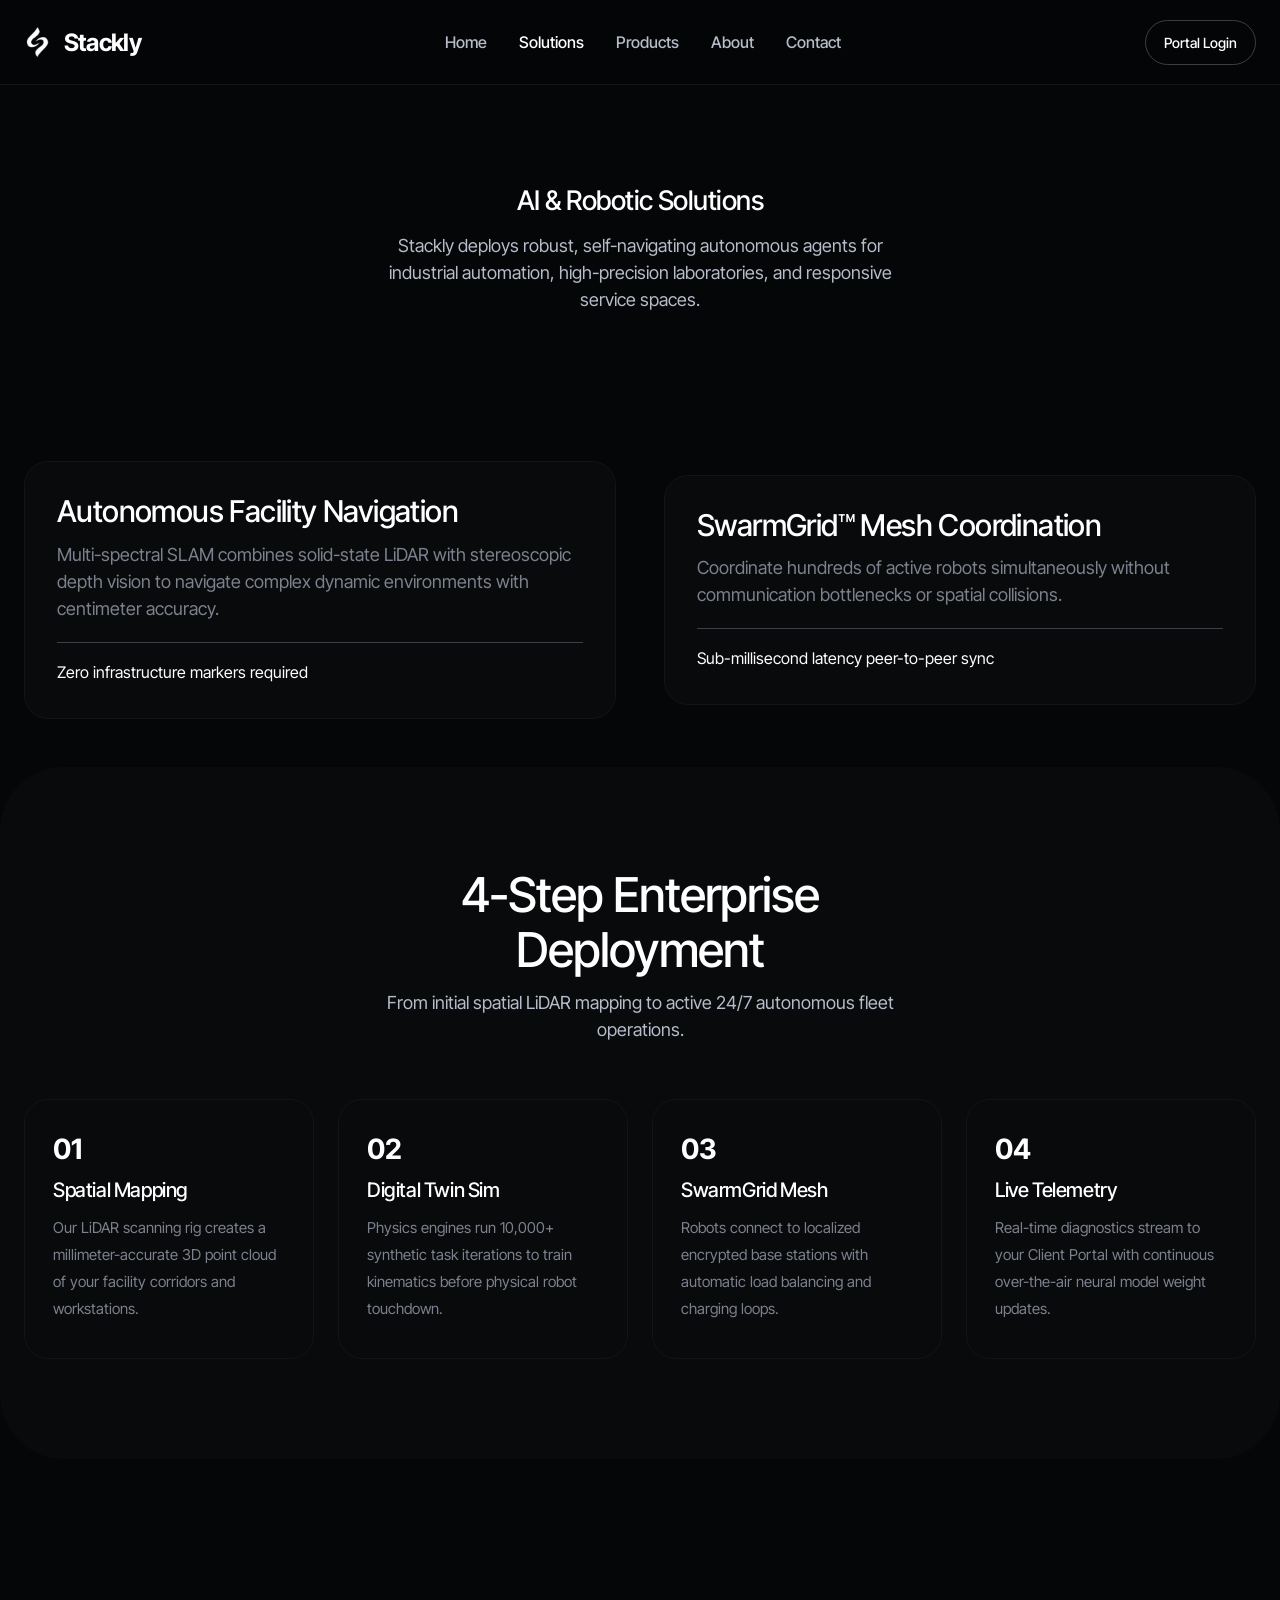
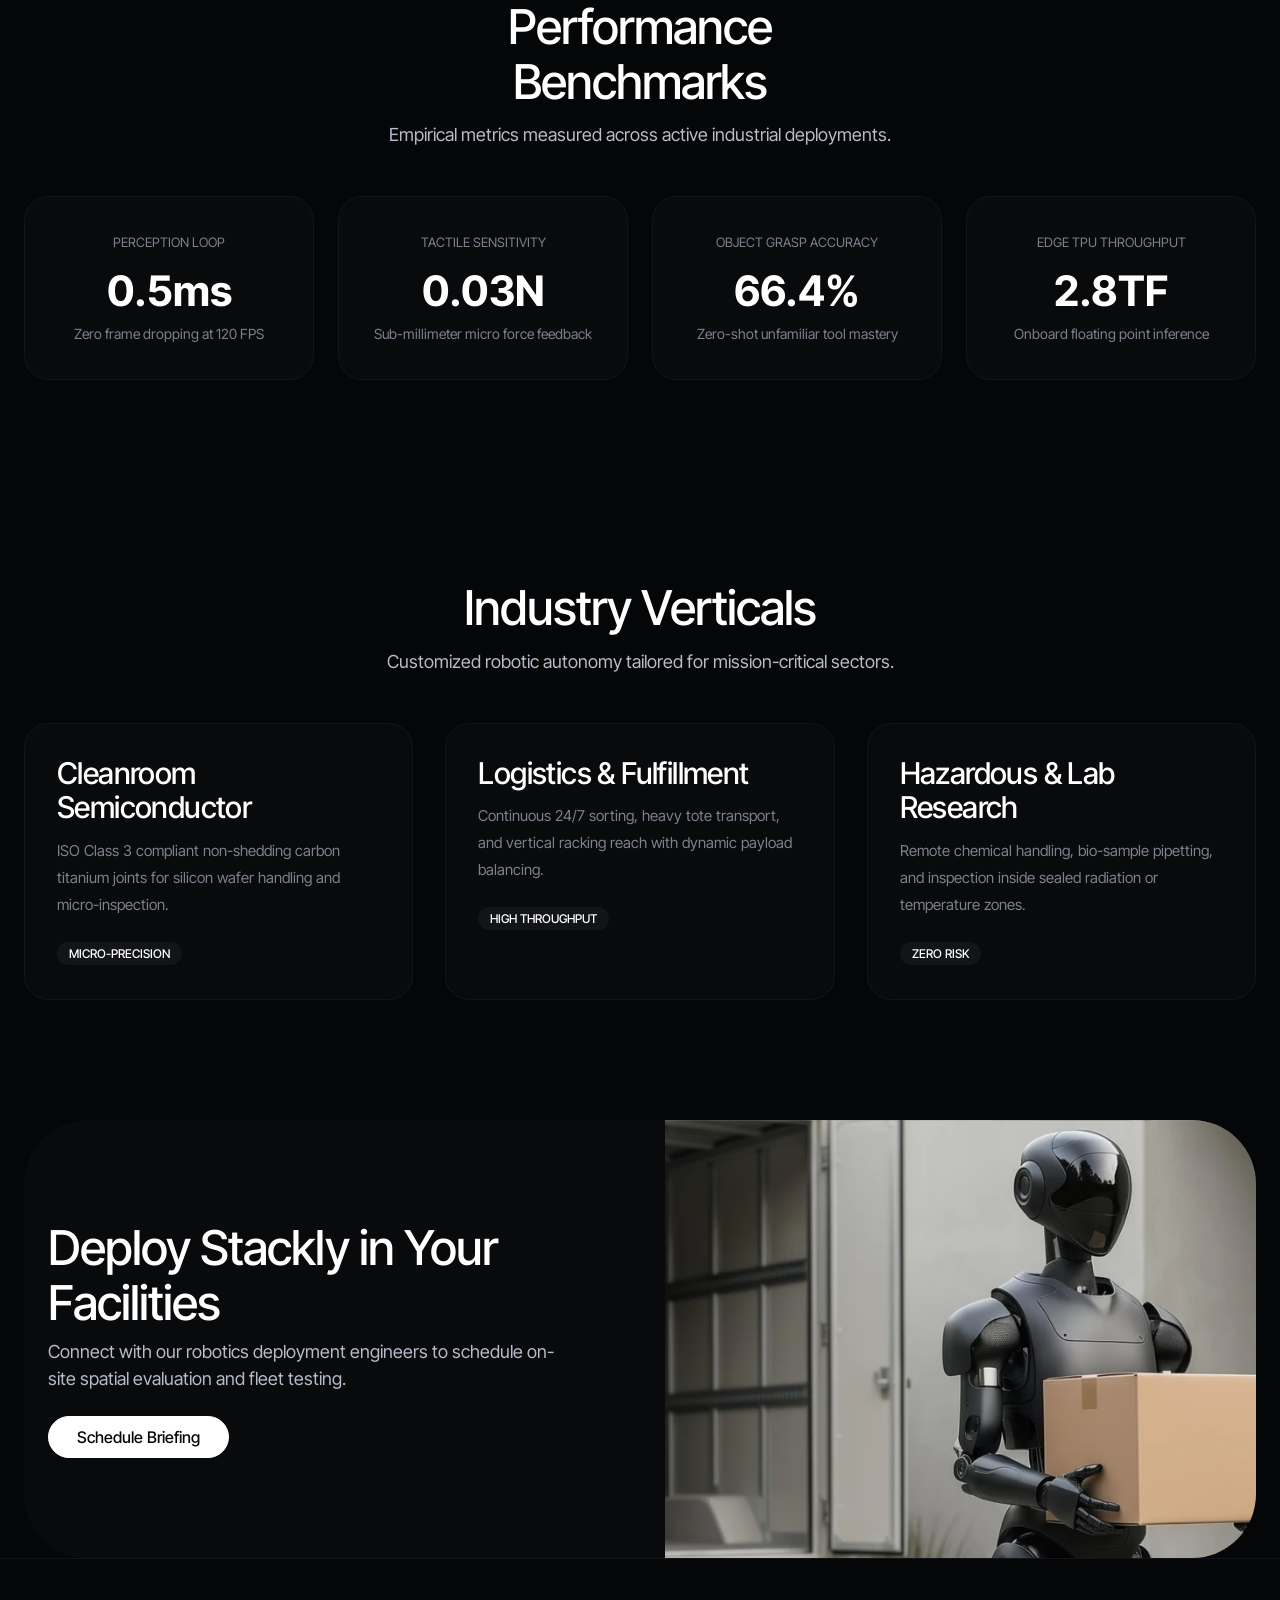
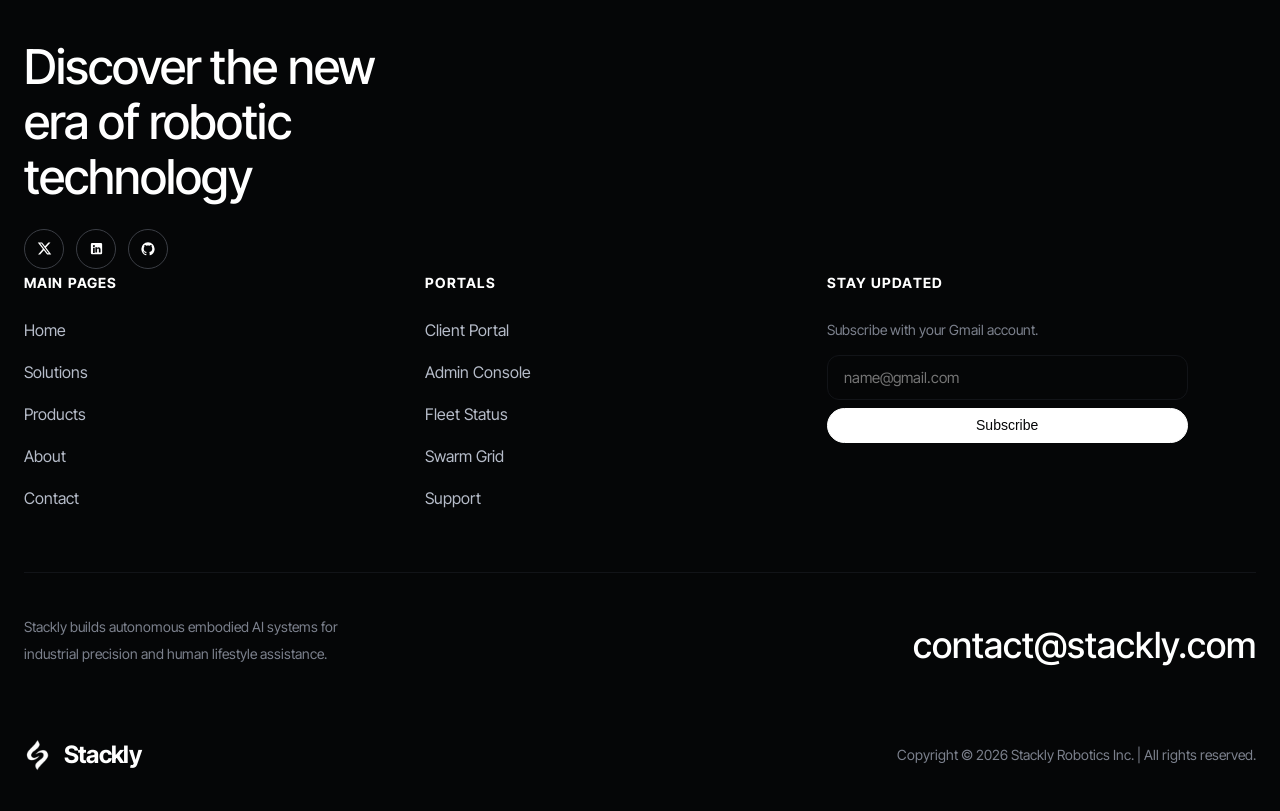
<file: solutions.html>
<!DOCTYPE html>
<html lang="en">
<head>
  <meta charset="UTF-8">
  <meta name="viewport" content="width=device-width, initial-scale=1.0">
  <title>Stackly</title>
  <!-- Google Fonts: Inter Tight (Exact Template Font) -->
  <link rel="preconnect" href="https://fonts.googleapis.com">
  <link rel="preconnect" href="https://fonts.gstatic.com" crossorigin>
  <link href="https://fonts.googleapis.com/css2?family=Inter+Tight:ital,wght@0,300;0,400;0,500;0,600;0,700;1,400&display=swap" rel="stylesheet">
  <link rel="stylesheet" href="css/style.css">
</head>
<body>

  <!-- ==================== HEADER / NAVBAR ==================== -->
  <div class="header-wrapper">
    <div class="container-default">
      <div class="header-container-wrapper">
        <a href="index.html" class="logo-wrapper">
          <img src="images/logo.webp" alt="Stackly Logo" class="logo-image">
          <span>Stackly</span>
        </a>

        <!-- Exactly 5 Nav Items -->
        <nav class="nav-menu-wrapper">
          <ul class="list-nav-menu">
            <li class="link-nav-item"><a href="index.html">Home</a></li>
            <li class="link-nav-item"><a href="solutions.html" class="active">Solutions</a></li>
            <li class="link-nav-item"><a href="products.html">Products</a></li>
            <li class="link-nav-item"><a href="about.html">About</a></li>
            <li class="link-nav-item"><a href="contact.html">Contact</a></li>
          </ul>
        </nav>

        <div class="nav-menu-right-side">
          <a href="login.html" class="btn-secondary-outline">Portal Login</a>
          <button class="hamburger-menu" id="hamburgerBtn" aria-label="Toggle menu">
            <div class="hamburger-menu-line"></div>
            <div class="hamburger-menu-line"></div>
          </button>
        </div>
      </div>
    </div>
  </div>

  <!-- Mobile Drawer -->
  <div class="mobile-nav-drawer" id="mobileDrawer">
    <ul>
      <li><a href="index.html">Home</a></li>
      <li><a href="solutions.html" class="active">Solutions</a></li>
      <li><a href="products.html">Products</a></li>
      <li><a href="about.html">About</a></li>
      <li><a href="contact.html">Contact</a></li>
    </ul>
    <div style="display: flex; flex-direction: column; gap: 12px; margin-top: auto;">
      <a href="login.html" class="btn-secondary-outline" style="width: 100%; text-align: center;">Client / Admin Login</a>
    </div>
  </div>

  <!-- ==================== SOLUTIONS HERO ==================== -->
  <section class="section top-rg">
    <div class="container-default text-center">
      <div class="inner-container _520px center">
        <h1 class="display-10 mid" style="margin-bottom: 16px;">AI & Robotic Solutions</h1>
        <p class="mg-bottom-large">
          Stackly deploys robust, self-navigating autonomous agents for industrial automation, high-precision laboratories, and responsive service spaces.
        </p>
      </div>
    </div>
  </section>

  <!-- ==================== CORE SOLUTIONS ==================== -->
  <section class="section" style="padding-top: 0;">
    <div class="container-default">
      <div class="grid-2-columns" style="margin-bottom: 48px;">
        <div class="card blog-card-v1" style="margin-top: 0;">
          <h3 class="display-6 mid" style="margin-bottom: 12px;">Autonomous Facility Navigation</h3>
          <p style="color: var(--neutral-colors--400); margin-bottom: 20px;">
            Multi-spectral SLAM combines solid-state LiDAR with stereoscopic depth vision to navigate complex dynamic environments with centimeter accuracy.
          </p>
          <div class="divider bg-neutral-500" style="margin-bottom: 16px;"></div>
          <div style="color: var(--neutral-colors--100); font-size: 16px;">Zero infrastructure markers required</div>
        </div>

        <div class="card blog-card-v1" style="margin-top: 0;">
          <h3 class="display-6 mid" style="margin-bottom: 12px;">SwarmGrid™ Mesh Coordination</h3>
          <p style="color: var(--neutral-colors--400); margin-bottom: 20px;">
            Coordinate hundreds of active robots simultaneously without communication bottlenecks or spatial collisions.
          </p>
          <div class="divider bg-neutral-500" style="margin-bottom: 16px;"></div>
          <div style="color: var(--neutral-colors--100); font-size: 16px;">Sub-millisecond latency peer-to-peer sync</div>
        </div>
      </div>
    </div>
  </section>

  <!-- ==================== EXTRA SECTION 1: 4-STEP DEPLOYMENT PROCESS ==================== -->
  <section class="section top-rg" style="background-color: var(--neutral-colors--700); border-radius: var(--_sizes---border-radius--section-border-radius); margin: 40px 0;">
    <div class="container-default">
      <div class="text-center" style="margin-bottom: 56px;">
        <div class="inner-container _520px center">
          <h2 class="display-8 mid" style="margin-bottom: 12px;">4-Step Enterprise Deployment</h2>
          <p>From initial spatial LiDAR mapping to active 24/7 autonomous fleet operations.</p>
        </div>
      </div>

      <div class="grid-4-columns">
        <div class="step-item-card">
          <div class="step-number-badge">01</div>
          <h3 class="display-5 mid" style="font-size: 20px; margin-bottom: 12px;">Spatial Mapping</h3>
          <p style="font-size: 15px; color: var(--neutral-colors--400);">
            Our LiDAR scanning rig creates a millimeter-accurate 3D point cloud of your facility corridors and workstations.
          </p>
        </div>

        <div class="step-item-card">
          <div class="step-number-badge">02</div>
          <h3 class="display-5 mid" style="font-size: 20px; margin-bottom: 12px;">Digital Twin Sim</h3>
          <p style="font-size: 15px; color: var(--neutral-colors--400);">
            Physics engines run 10,000+ synthetic task iterations to train kinematics before physical robot touchdown.
          </p>
        </div>

        <div class="step-item-card">
          <div class="step-number-badge">03</div>
          <h3 class="display-5 mid" style="font-size: 20px; margin-bottom: 12px;">SwarmGrid Mesh</h3>
          <p style="font-size: 15px; color: var(--neutral-colors--400);">
            Robots connect to localized encrypted base stations with automatic load balancing and charging loops.
          </p>
        </div>

        <div class="step-item-card">
          <div class="step-number-badge">04</div>
          <h3 class="display-5 mid" style="font-size: 20px; margin-bottom: 12px;">Live Telemetry</h3>
          <p style="font-size: 15px; color: var(--neutral-colors--400);">
            Real-time diagnostics stream to your Client Portal with continuous over-the-air neural model weight updates.
          </p>
        </div>
      </div>
    </div>
  </section>

  <!-- ==================== EXTRA SECTION 2: NEURAL CORE BENCHMARKS ==================== -->
  <section class="section top-rg">
    <div class="container-default">
      <div class="text-center" style="margin-bottom: 48px;">
        <div class="inner-container _520px center">
          <h2 class="display-8 mid" style="margin-bottom: 12px;">Performance Benchmarks</h2>
          <p>Empirical metrics measured across active industrial deployments.</p>
        </div>
      </div>

      <div class="grid-4-columns">
        <div class="benchmark-card">
          <div style="font-size: 13px; text-transform: uppercase; color: var(--neutral-colors--400);">Perception Loop</div>
          <div class="benchmark-stat-num"><span class="count-up-number-animation" data-count="0.8" data-decimals="1">0.8</span>ms</div>
          <p style="font-size: 14px; color: var(--neutral-colors--400);">Zero frame dropping at 120 FPS</p>
        </div>

        <div class="benchmark-card">
          <div style="font-size: 13px; text-transform: uppercase; color: var(--neutral-colors--400);">Tactile Sensitivity</div>
          <div class="benchmark-stat-num"><span class="count-up-number-animation" data-count="0.05" data-decimals="2">0.05</span>N</div>
          <p style="font-size: 14px; color: var(--neutral-colors--400);">Sub-millimeter micro force feedback</p>
        </div>

        <div class="benchmark-card">
          <div style="font-size: 13px; text-transform: uppercase; color: var(--neutral-colors--400);">Object Grasp Accuracy</div>
          <div class="benchmark-stat-num"><span class="count-up-number-animation" data-count="99.8" data-decimals="1">99.8</span>%</div>
          <p style="font-size: 14px; color: var(--neutral-colors--400);">Zero-shot unfamiliar tool mastery</p>
        </div>

        <div class="benchmark-card">
          <div style="font-size: 13px; text-transform: uppercase; color: var(--neutral-colors--400);">Edge TPU Throughput</div>
          <div class="benchmark-stat-num"><span class="count-up-number-animation" data-count="4.2" data-decimals="1">4.2</span>TF</div>
          <p style="font-size: 14px; color: var(--neutral-colors--400);">Onboard floating point inference</p>
        </div>
      </div>
    </div>
  </section>

  <!-- ==================== EXTRA SECTION 3: INDUSTRY VERTICALS ==================== -->
  <section class="section top-rg">
    <div class="container-default">
      <div class="text-center" style="margin-bottom: 48px;">
        <div class="inner-container _520px center">
          <h2 class="display-8 mid" style="margin-bottom: 12px;">Industry Verticals</h2>
          <p>Customized robotic autonomy tailored for mission-critical sectors.</p>
        </div>
      </div>

      <div class="grid-3-columns">
        <div class="card blog-card-v1" style="margin-top: 0; padding: 32px;">
          <h3 class="display-6 mid" style="margin-bottom: 12px;">Cleanroom Semiconductor</h3>
          <p style="color: var(--neutral-colors--400); font-size: 15px; margin-bottom: 20px;">
            ISO Class 3 compliant non-shedding carbon titanium joints for silicon wafer handling and micro-inspection.
          </p>
          <span class="badge">Micro-Precision</span>
        </div>

        <div class="card blog-card-v1" style="margin-top: 0; padding: 32px;">
          <h3 class="display-6 mid" style="margin-bottom: 12px;">Logistics & Fulfillment</h3>
          <p style="color: var(--neutral-colors--400); font-size: 15px; margin-bottom: 20px;">
            Continuous 24/7 sorting, heavy tote transport, and vertical racking reach with dynamic payload balancing.
          </p>
          <span class="badge">High Throughput</span>
        </div>

        <div class="card blog-card-v1" style="margin-top: 0; padding: 32px;">
          <h3 class="display-6 mid" style="margin-bottom: 12px;">Hazardous & Lab Research</h3>
          <p style="color: var(--neutral-colors--400); font-size: 15px; margin-bottom: 20px;">
            Remote chemical handling, bio-sample pipetting, and inspection inside sealed radiation or temperature zones.
          </p>
          <span class="badge">Zero Risk</span>
        </div>
      </div>
    </div>
  </section>

  <!-- ==================== CTA BANNER ==================== -->
  <section class="section" style="padding-top: 20px;">
    <div class="container-default">
      <div class="card cta-card">
        <div class="container-default">
          <div class="grid-2-columns">
            <div class="z-index-1">
              <div class="inner-container _510px">
                <h2 class="display-8 mid">Deploy Stackly in Your Facilities</h2>
                <p class="mg-top-4x-extra-small mg-bottom-small">
                  Connect with our robotics deployment engineers to schedule on-site spatial evaluation and fleet testing.
                </p>
                <div class="buttons-row left">
                  <a href="contact.html" class="primary-button">
                    <div>Schedule Briefing</div>
                    <div class="primary-button-bg"><div class="primary-button-bg-text">Schedule Briefing</div></div>
                  </a>
                </div>
              </div>
            </div>
            <div class="half-bg-right cta-card-bg-right">
              <div class="background-image cta-card-bg-image"></div>
            </div>
          </div>
        </div>
      </div>
    </div>
  </section>

  <!-- ==================== FOOTER ==================== -->
  <div class="footer-content">
    <div class="container-default">
      <div class="footer-top-v1">
        <div class="flex-horizontal-wrap space-between">
          <div class="inner-container _370px" style="max-width: 370px;">
            <h2 class="display-8 mid mg-bottom-2x-extra-small">Discover the new era of robotic technology</h2>
            <div style="display: flex; gap: 12px; margin-top: 24px;">
              <a href="404.html" class="btn-secondary-outline" style="border-radius: 50%; width: 40px; height: 40px; padding: 0; display: inline-flex; align-items: center; justify-content: center;" aria-label="X (Twitter)">
                <svg width="15" height="15" viewBox="0 0 24 24" fill="currentColor"><path d="M18.244 2.25h3.308l-7.227 8.26 8.502 11.24H16.17l-5.214-6.817L4.99 21.75H1.68l7.73-8.835L1.254 2.25H8.08l4.713 6.231zm-1.161 17.52h1.833L7.084 4.126H5.117z"/></svg>
              </a>
              <a href="404.html" class="btn-secondary-outline" style="border-radius: 50%; width: 40px; height: 40px; padding: 0; display: inline-flex; align-items: center; justify-content: center;" aria-label="LinkedIn">
                <svg width="15" height="15" viewBox="0 0 24 24" fill="currentColor"><path d="M19 3a2 2 0 0 1 2 2v14a2 2 0 0 1-2 2H5a2 2 0 0 1-2-2V5a2 2 0 0 1 2-2h14m-.5 15.5v-5.3a3.26 3.26 0 0 0-3.26-3.26c-.85 0-1.84.52-2.28 1.3v-1.11h-2.79v8.37h2.79v-4.93c0-.77.62-1.4 1.39-1.4a1.4 1.4 0 0 1 1.4 1.4v4.93h2.75M6.46 10.9v8.37H9.2V10.9H6.46M7.83 6.45a1.62 1.62 0 0 0-1.62 1.62c0 .89.73 1.62 1.62 1.62.89 0 1.62-.73 1.62-1.62 0-.89-.73-1.62-1.62-1.62Z"/></svg>
              </a>
              <a href="404.html" class="btn-secondary-outline" style="border-radius: 50%; width: 40px; height: 40px; padding: 0; display: inline-flex; align-items: center; justify-content: center;" aria-label="GitHub">
                <svg width="16" height="16" viewBox="0 0 24 24" fill="currentColor"><path d="M12 2A10 10 0 0 0 2 12c0 4.42 2.87 8.17 6.84 9.5.5.08.66-.23.66-.5v-1.69c-2.77.6-3.36-1.34-3.36-1.34-.46-1.16-1.11-1.47-1.11-1.47-.91-.62.07-.6.07-.6 1 .07 1.53 1.03 1.53 1.03.87 1.52 2.34 1.07 2.91.83.1-.65.35-1.09.63-1.34-2.22-.25-4.55-1.11-4.55-4.92 0-1.11.38-2 1.03-2.71-.1-.25-.45-1.29.1-2.64 0 0 .84-.27 2.75 1.02.79-.22 1.65-.33 2.5-.33.85 0 1.71.11 2.5.33 1.91-1.29 2.75-1.02 2.75-1.02.55 1.35.2 2.39.1 2.64.65.71 1.03 1.6 1.03 2.71 0 3.82-2.34 4.66-4.57 4.91.36.31.69.92.69 1.85V21c0 .27.16.59.67.5C19.14 20.16 22 16.42 22 12A10 10 0 0 0 12 2Z"/></svg>
              </a>
            </div>
          </div>

          <div class="inner-container _670px">
            <div class="footer-nav">
              <div>
                <div class="display-1 strong" style="margin-bottom: 20px;">Main pages</div>
                <ul class="list-wrapper">
                  <li><a href="index.html">Home</a></li>
                  <li><a href="solutions.html">Solutions</a></li>
                  <li><a href="products.html">Products</a></li>
                  <li><a href="about.html">About</a></li>
                  <li><a href="contact.html">Contact</a></li>
                </ul>
              </div>

              <div>
                <div class="display-1 strong" style="margin-bottom: 20px;">Portals</div>
                <ul class="list-wrapper">
                  <li><a href="404.html">Client Portal</a></li>
                  <li><a href="404.html">Admin Console</a></li>
                  <li><a href="404.html">Fleet Status</a></li>
                  <li><a href="404.html">Swarm Grid</a></li>
                  <li><a href="404.html">Support</a></li>
                </ul>
              </div>

              <div>
                <div class="display-1 strong" style="margin-bottom: 20px;">Stay Updated</div>
                <p style="font-size: 14px; margin-bottom: 12px; color: var(--neutral-colors--400);">Subscribe with your Gmail account.</p>
                <form class="newsletter-form">
                  <input type="email" class="input-styled" placeholder="name@gmail.com" required style="margin-bottom: 8px;">
                  <button type="submit" class="primary-button small" style="width: 100%;">
                    <div>Subscribe</div>
                    <div class="primary-button-bg"><div class="primary-button-bg-text">Subscribe</div></div>
                  </button>
                </form>
              </div>
            </div>
          </div>
        </div>
      </div>

      <div class="footer-middle-v1">
        <p style="max-width: 334px; font-size: 14px; color: var(--neutral-colors--400);">
          Stackly builds autonomous embodied AI systems for industrial precision and human lifestyle assistance.
        </p>
        <a href="mailto:contact@stackly-robotics.ai" class="display-7" style="color: #fff;">contact@stackly.com</a>
      </div>

      <div class="footer-bottom-v1">
        <a href="index.html" class="logo-wrapper">
          <img src="images/logo.webp" alt="Stackly Logo" class="logo-image">
          <span>Stackly</span>
        </a>
        <p>Copyright © 2026 Stackly Robotics Inc. | All rights reserved.</p>
      </div>
    </div>
  </div>

  <script src="js/main.js"></script>
</body>
</html>
</file>
<file: css/style.css>
/* ===================================================================
   STACKLY - AI & ROBOTICS ECOSYSTEM
   Exact Theme, Colors, Fonts & Layout from Robotflow Template
   Font: "Inter Tight", sans-serif
   Color Scheme: #050607, #090a0c, #121418, #3b3e45, #7c818d, #b6bcc9, #ffffff
   Full Screen Size Responsive Media Queries from 320px
   =================================================================== */

@import url('https://fonts.googleapis.com/css2?family=Inter+Tight:ital,wght@0,300;0,400;0,500;0,600;0,700;1,400&display=swap');

/* --- ROOT VARIABLES (Exact Robotflow Design Tokens) --- */
:root {
  --neutral-colors--800: #050607;
  --neutral-colors--700: #090a0c;
  --neutral-colors--600: #121418;
  --neutral-colors--500: #3b3e45;
  --neutral-colors--400: #7c818d;
  --neutral-colors--300: #b6bcc9;
  --neutral-colors--200: #dde2ef;
  --neutral-colors--100: #ffffff;

  --accent-cyan: #00f2fe;
  --accent-blue: #4facfe;
  --accent-purple: #8b5cf6;
  --accent-emerald: #10b981;
  --accent-amber: #f59e0b;
  --accent-rose: #fe566b;

  --_font-sizes---primary-font: "Inter Tight", -apple-system, BlinkMacSystemFont, "Segoe UI", Roboto, sans-serif;
  --_font-sizes---line-height--large: 1.5em;
  --_font-sizes---line-height--regular: 1.25em;
  --_font-sizes---line-height--small: 1.15em;

  --_font-sizes---display-size--display-10: clamp(34px, 6vw, 72px);
  --_font-sizes---display-size--display-9: clamp(30px, 5vw, 60px);
  --_font-sizes---display-size--display-8: clamp(26px, 4vw, 48px);
  --_font-sizes---display-size--display-7: clamp(22px, 3.2vw, 36px);
  --_font-sizes---display-size--display-6: clamp(20px, 2.6vw, 30px);
  --_font-sizes---display-size--display-5: clamp(18px, 2.2vw, 24px);
  --_font-sizes---display-size--display-4: clamp(16px, 1.8vw, 20px);
  --_font-sizes---display-size--display-3: clamp(15px, 1.6vw, 18px);
  --_font-sizes---display-size--display-2: 16px;
  --_font-sizes---display-size--display-1: 14px;
  --_font-sizes---paragraph-size--rg: 16px;

  --_sizes---border-radius--main-border-radius: 32px;
  --_sizes---border-radius--section-border-radius: 64px;
  --_sizes---border-radius--card-radius: 24px;
  --_sizes---border-radius--button-radius: 200px;

  --container-sizes--main-container: 1280px;
}

/* --- RESET & BASE STYLES --- */
*, *::before, *::after {
  box-sizing: border-box;
  margin: 0;
  padding: 0;
}

html {
  font-size: 16px;
  scroll-behavior: smooth;
  -webkit-text-size-adjust: 100%;
}

body {
  font-family: var(--_font-sizes---primary-font);
  background-color: var(--neutral-colors--800);
  color: var(--neutral-colors--300);
  font-size: 18px;
  line-height: var(--_font-sizes---line-height--large);
  font-weight: 400;
  overflow-x: hidden;
  max-width: 100vw;
  min-height: 100vh;
  position: relative;
  -webkit-font-smoothing: antialiased;
  -moz-osx-font-smoothing: grayscale;
}

/* Headings & Text Wrapping */
h1, h2, h3, h4, h5, h6, p, span, a, div, label {
  overflow-wrap: break-word;
  word-wrap: break-word;
}

h1, h2, h3, h4, h5, h6 {
  font-family: var(--_font-sizes---primary-font);
  color: var(--neutral-colors--100);
  font-weight: 500;
  line-height: var(--_font-sizes---line-height--small);
  letter-spacing: -0.02em;
}
  letter-spacing: -0.02em;
}

.display-10 {
  font-size: var(--_font-sizes---display-size--display-10);
  font-weight: 500;
  line-height: var(--_font-sizes---line-height--small);
}

.display-8 {
  font-size: var(--_font-sizes---display-size--display-8);
  font-weight: 500;
  line-height: var(--_font-sizes---line-height--small);
}

.display-7 {
  font-size: var(--_font-sizes---display-size--display-7);
  font-weight: 500;
  line-height: var(--_font-sizes---line-height--small);
}

.display-6 {
  font-size: var(--_font-sizes---display-size--display-6);
  font-weight: 500;
}

.display-5 {
  font-size: var(--_font-sizes---display-size--display-5);
  font-weight: 500;
}

.display-3 {
  font-size: var(--_font-sizes---display-size--display-3);
  font-weight: 400;
  color: var(--neutral-colors--100);
}

.display-3.mid {
  font-weight: 500;
}

.display-1.strong {
  font-size: var(--_font-sizes---display-size--display-1);
  font-weight: 700;
  text-transform: uppercase;
  letter-spacing: 0.08em;
  color: var(--neutral-colors--100);
}

a {
  color: inherit;
  text-decoration: none;
  transition: color 0.2s ease;
}

img, svg {
  max-width: 100%;
  display: block;
}

/* Layout Containers */
.container-default {
  width: 100%;
  max-width: var(--container-sizes--main-container);
  margin-left: auto;
  margin-right: auto;
  padding-left: 24px;
  padding-right: 24px;
}

.inner-container._434px {
  max-width: 434px;
}

.inner-container._520px {
  max-width: 520px;
}

.inner-container._510px {
  max-width: 510px;
}

.inner-container._468px {
  max-width: 468px;
}

.inner-container._976px {
  max-width: 976px;
}

.inner-container.center {
  margin-left: auto;
  margin-right: auto;
}

.text-center {
  text-align: center;
}

.z-index-1 {
  position: relative;
  z-index: 1;
}

/* Margin helpers */
.mg-top-2x-extra-small {
  margin-top: 16px;
}
.mg-bottom-small {
  margin-bottom: 24px;
}
.mg-bottom-148px {
  margin-bottom: 148px;
}
.mg-bottom-large {
  margin-bottom: 48px;
}
.mg-bottom-3x-extra-small {
  margin-bottom: 12px;
}
.mg-bottom-4x-extra-small {
  margin-bottom: 8px;
}
.mg-top-4x-extra-small {
  margin-top: 8px;
}
.mg-top-large {
  margin-top: 48px;
}
.mg-top-small {
  margin-top: 24px;
}
.mg-left--10px {
  margin-left: -10px;
}

/* Divider */
.divider {
  height: 1px;
  background-color: var(--neutral-colors--600);
  width: 100%;
}
.divider.bg-neutral-500 {
  background-color: var(--neutral-colors--500);
}

/* --- BUTTONS (Exact Robotflow Sliding Background Button) --- */
.primary-button {
  z-index: 1;
  padding: 10px 28px;
  grid-column-gap: 8px;
  grid-row-gap: 8px;
  border: 1px solid var(--neutral-colors--100);
  background-color: var(--neutral-colors--100);
  color: var(--neutral-colors--800);
  font-size: var(--_font-sizes---paragraph-size--rg);
  line-height: var(--_font-sizes---line-height--regular);
  text-align: center;
  transform-style: preserve-3d;
  border-radius: var(--_sizes---border-radius--button-radius);
  justify-content: center;
  align-items: center;
  font-weight: 500;
  text-decoration: none;
  transition: transform 0.3s cubic-bezier(0.4, 0, 0.2, 1), color 0.3s ease;
  display: inline-flex;
  position: relative;
  overflow: hidden;
  cursor: pointer;
}

.primary-button:hover {
  color: var(--neutral-colors--100);
  transform: scale3d(0.97, 0.97, 1.01);
}

.primary-button-bg {
  z-index: -1;
  background-color: var(--neutral-colors--800);
  color: var(--neutral-colors--100);
  border-radius: 300px;
  justify-content: center;
  align-items: center;
  display: flex;
  position: absolute;
  inset: 0;
  transform: translate(0, 100%);
  transition: transform 0.35s cubic-bezier(0.4, 0, 0.2, 1);
}

.primary-button:hover .primary-button-bg {
  transform: translate(0, 0);
}

.primary-button-bg-text {
  color: var(--neutral-colors--100);
}

.primary-button.small {
  padding: 8px 18px;
  font-size: 14px;
}

.buttons-row {
  display: flex;
  align-items: center;
  gap: 20px;
}
.buttons-row.left {
  justify-content: flex-start;
}

.link.white {
  color: var(--neutral-colors--100);
  display: inline-flex;
  align-items: center;
  font-size: 18px;
  font-weight: 500;
  transition: color 0.2s ease;
}

.link.white:hover {
  color: var(--neutral-colors--300);
}

.link-content-flex {
  display: flex;
  align-items: center;
  gap: 8px;
}

.item-icon-right {
  display: flex;
  align-items: center;
}

/* Secondary Button / Outline */
.btn-secondary-outline {
  padding: 8px 18px;
  border-radius: 200px;
  background-color: transparent;
  border: 1px solid var(--neutral-colors--500);
  color: var(--neutral-colors--100);
  font-size: 14px;
  font-weight: 500;
  transition: all 0.2s ease;
  display: inline-flex;
  align-items: center;
  justify-content: center;
}

.btn-secondary-outline:hover {
  border-color: var(--neutral-colors--100);
  background-color: rgba(255, 255, 255, 0.05);
  color: #ffffff;
}

/* --- HEADER & NAVBAR --- */
.header-wrapper {
  position: sticky;
  top: 0;
  left: 0;
  right: 0;
  z-index: 1000;
  background-color: rgba(5, 6, 7, 0.85);
  backdrop-filter: blur(16px);
  -webkit-backdrop-filter: blur(16px);
  border-bottom: 1px solid rgba(255, 255, 255, 0.06);
  transition: background-color 0.3s ease;
}

.header-container-wrapper {
  display: flex;
  align-items: center;
  justify-content: space-between;
  height: 84px;
}

.logo-wrapper {
  display: flex;
  align-items: center;
  gap: 12px;
  font-size: 24px;
  font-weight: 700;
  color: var(--neutral-colors--100);
  letter-spacing: -0.03em;
}

.logo-image,
.logo-icon-img,
.logo-wrapper img {
  height: 32px;
  width: auto;
  max-width: 36px;
  object-fit: contain;
  display: block;
}

.logo-icon-svg {
  width: 32px;
  height: 32px;
  background: var(--neutral-colors--100);
  color: var(--neutral-colors--800);
  border-radius: 8px;
  display: flex;
  align-items: center;
  justify-content: center;
  font-weight: 800;
  font-size: 18px;
}

.nav-menu-wrapper {
  display: flex;
  align-items: center;
}

.list-nav-menu {
  display: flex;
  align-items: center;
  list-style: none;
  gap: 32px;
}

.link-nav-item a {
  color: var(--neutral-colors--300);
  font-size: 16px;
  font-weight: 500;
  transition: color 0.2s ease;
  padding: 8px 0;
  position: relative;
}

.link-nav-item a:hover,
.link-nav-item a.active {
  color: var(--neutral-colors--100);
}

.nav-menu-right-side {
  display: flex;
  align-items: center;
  gap: 16px;
}

.hamburger-menu {
  display: none;
  flex-direction: column;
  justify-content: center;
  gap: 6px;
  width: 36px;
  height: 36px;
  cursor: pointer;
  background: transparent;
  border: none;
  z-index: 1001;
}

.hamburger-menu-line {
  background-color: #fff;
  border-radius: 16px;
  width: 22px;
  height: 2px;
  transition: all 0.3s ease;
}

.hamburger-menu.active .hamburger-menu-line:nth-child(1) {
  transform: translateY(4px) rotate(45deg);
}
.hamburger-menu.active .hamburger-menu-line:nth-child(2) {
  transform: translateY(-4px) rotate(-45deg);
}

/* Mobile Drawer */
.mobile-nav-drawer {
  display: none;
  position: fixed;
  top: 84px;
  left: 0;
  right: 0;
  bottom: 0;
  background-color: rgba(5, 6, 7, 0.98);
  backdrop-filter: blur(20px);
  padding: 32px 24px;
  z-index: 999;
  flex-direction: column;
  gap: 24px;
  opacity: 0;
  visibility: hidden;
  transition: all 0.3s ease;
}

.mobile-nav-drawer.open {
  opacity: 1;
  visibility: visible;
}

.mobile-nav-drawer ul {
  list-style: none;
  display: flex;
  flex-direction: column;
  gap: 20px;
}

.mobile-nav-drawer a {
  font-size: 20px;
  color: #fff;
  font-weight: 500;
}

/* --- HERO SECTION V4 (Exact Robotflow Home V2 Split Hero) --- */
.section.hero-v4 {
  padding-top: 70px;
  padding-bottom: 160px;
  overflow: hidden;
  position: relative;
  background-color: var(--neutral-colors--800);
}

.half-bg-right {
  justify-content: flex-end;
  align-items: center;
  width: 60%;
  height: 100%;
  position: absolute;
  inset: 0% 0% 0% auto;
  overflow: hidden;
  pointer-events: none;
}

.half-bg-right.home-v2-hero {
  z-index: 0;
  justify-content: flex-start;
  align-items: center;
  display: flex;
}

.background-image.home-v2-hero {
  background-image: url("../images/the-revolution-starts-here-robotflow-webflow-ecommerce-template.webp");
  background-position: 100% center;
  background-repeat: no-repeat;
  background-size: cover;
  width: 100%;
  height: 100%;
  max-width: 900px;
}

.overlay.home-v2-hero {
  background-image: linear-gradient(#05060700, #050607 75.07%);
  height: 74%;
  inset: auto 0% 0%;
  position: absolute;
  width: 100%;
}

.home-v2-bottom-gradient {
  position: absolute;
  bottom: 0;
  left: 0;
  right: 0;
  height: 120px;
  background: linear-gradient(to top, var(--neutral-colors--800), transparent);
  pointer-events: none;
  z-index: 1;
}

/* Avatar Group & Count in Hero */
.flex-horizontal-wrap {
  display: flex;
  flex-wrap: wrap;
  align-items: center;
}

.flex-horizontal {
  display: flex;
  align-items: center;
}

.gap-2x-extra-small {
  gap: 16px;
}

.avatar-wrapper._48px {
  width: 48px;
  height: 48px;
  border-radius: 50%;
  overflow: hidden;
  border: 2px solid var(--neutral-colors--800);
}

.avatar-image.circle {
  width: 100%;
  height: 100%;
  object-fit: cover;
  border-radius: 50%;
}

/* --- INFINITE MARQUEE V1 (Company / Enterprise Ticker) --- */
.top-md.bottom-sm {
  padding-top: 60px;
  padding-bottom: 40px;
}

.overflow-hidden {
  overflow: hidden;
}

.infinite-marquee-wrapper {
  display: flex;
  overflow: hidden;
  position: relative;
  white-space: nowrap;
}

.infinite-marquee-wrapper.v1 {
  justify-content: flex-start;
  align-items: center;
}

.infinite-marquee.v1 {
  display: flex;
  align-items: center;
  grid-column-gap: 32px;
  padding-right: 32px;
  flex: none;
  animation: marquee-v1 40s linear infinite;
}

.infinite-marquee.v1.marquee-scroll-item {
  color: var(--neutral-colors--400);
  font-size: var(--_font-sizes---display-size--display-8);
  line-height: var(--_font-sizes---line-height--regular);
  font-weight: 500;
}

.marquee-item {
  display: inline-block;
}

.dot {
  background-color: var(--neutral-colors--600);
  border-radius: 50%;
  width: 8px;
  min-width: 8px;
  height: 8px;
  min-height: 8px;
}

@keyframes marquee-v1 {
  0% { transform: translateX(0); }
  100% { transform: translateX(-50%); }
}

/* --- SECTION: KEY FEATURES SLIDER --- */
.section.top-rg {
  padding-top: 100px;
  padding-bottom: 100px;
  position: relative;
}

.slider-wrapper {
  position: relative;
  margin-top: 48px;
}

.grid-2-columns {
  display: grid;
  grid-template-columns: 1fr 1fr;
  gap: 48px;
  align-items: center;
}

.grid-3-columns {
  display: grid;
  grid-template-columns: repeat(3, 1fr);
  gap: 32px;
}

.grid-4-columns {
  display: grid;
  grid-template-columns: repeat(4, 1fr);
  gap: 24px;
}

.flex-vertical {
  display: flex;
  flex-direction: column;
}

.space-between---align-start {
  justify-content: space-between;
  align-items: flex-start;
}

.gap-row-24px {
  gap: 24px;
}

.gap-row-2x-extra-small {
  gap: 16px;
}

.grid-1-column {
  display: grid;
  grid-template-columns: 1fr;
}

.width-100 {
  width: 100%;
}

.text-titles {
  color: var(--neutral-colors--100);
}

.main-border-radius {
  border-radius: var(--_sizes---border-radius--main-border-radius);
}

.fit-cover {
  object-fit: cover;
  width: 100%;
  height: 100%;
}

/* Feature Slider Navigation Tabs */
.feature-tabs-nav {
  display: flex;
  gap: 12px;
  margin-bottom: 24px;
}

.feature-tab-btn {
  padding: 8px 16px;
  border-radius: 200px;
  background: var(--neutral-colors--700);
  border: 1px solid var(--neutral-colors--600);
  color: var(--neutral-colors--300);
  font-size: 14px;
  cursor: pointer;
  transition: all 0.2s ease;
}

.feature-tab-btn.active, .feature-tab-btn:hover {
  background: var(--neutral-colors--600);
  color: #fff;
  border-color: var(--neutral-colors--500);
}

/* --- SECTION: CONTENT SECTION V5 (OmniBot Gen 2 Showcase) --- */
.section.content-section-v5 {
  padding-top: 100px;
  padding-bottom: 100px;
  position: relative;
  background-color: var(--neutral-colors--700);
  border-radius: var(--_sizes---border-radius--section-border-radius);
  overflow: hidden;
  margin-top: 40px;
  margin-bottom: 40px;
}

.background-image-wrapper.content-section-image-v1 {
  position: absolute;
  inset: 0 0 0 auto;
  width: 55%;
  height: 100%;
  z-index: 0;
  pointer-events: none;
}

.background-image.conten-section-image-v4 {
  background-image: url("../images/introducing-omnibot-gen-2-robotflow-webflow-template.webp");
  background-position: 100% center;
  background-repeat: no-repeat;
  background-size: cover;
  width: 100%;
  height: 100%;
}

.stats-horizontal-tablet {
  display: flex;
  align-items: center;
  gap: 32px;
  margin-top: 36px;
  padding-top: 24px;
  border-top: 1px solid var(--neutral-colors--600);
}

.stat-large-text {
  font-size: 40px;
  font-weight: 500;
  color: var(--neutral-colors--100);
  line-height: 1.1;
  margin-top: 4px;
}

/* --- SECTION: WHERE TECHNOLOGY MEETS DESIGN & 4 TILES --- */
.video-wrapper.v1 {
  position: relative;
  border-radius: var(--_sizes---border-radius--main-border-radius);
  overflow: hidden;
  aspect-ratio: 16/10;
  cursor: pointer;
}

.lightbox-image {
  width: 100%;
  height: 100%;
  object-fit: cover;
  transition: transform 0.4s ease;
}

.video-wrapper.v1:hover .lightbox-image {
  transform: scale(1.03);
}

.play-button.small {
  position: absolute;
  top: 50%;
  left: 50%;
  transform: translate(-50%, -50%);
  width: 64px;
  height: 64px;
  z-index: 2;
  transition: transform 0.3s ease;
}

.video-wrapper.v1:hover .play-button.small {
  transform: translate(-50%, -50%) scale(1.1);
}

.title-and-paragraph-grid {
  display: grid;
  grid-template-columns: 1fr 1.5fr;
  gap: 24px;
  padding: 32px 0;
  border-top: 1px solid var(--neutral-colors--600);
}
.title-and-paragraph-grid.last {
  border-bottom: 1px solid var(--neutral-colors--600);
}

/* --- SECTION: DISCOVER THE NEW ERA CTA CARD --- */
.card.cta-card {
  background-color: var(--neutral-colors--700);
  border-radius: var(--_sizes---border-radius--section-border-radius);
  position: relative;
  overflow: hidden;
  padding: 100px 0;
}

.half-bg-right.cta-card-bg-right {
  width: 48%;
  display: flex;
}

.background-image.cta-card-bg-image {
  background-image: url("../images/cta-home-v3-bg-image-robotflow-weblfow-template.webp");
  background-position: center;
  background-size: cover;
  width: 100%;
  height: 100%;
}

/* --- SECTION: TESTIMONIALS MARQUEE V2 --- */
.top-60px.bottom-rg {
  padding-top: 80px;
  padding-bottom: 100px;
}

.infinite-marquee-wrapper.v2 {
  display: flex;
  overflow: hidden;
  position: relative;
  width: 100%;
  white-space: normal;
  gap: 28px;
  user-select: none;
  mask-image: linear-gradient(to right, transparent, black 5%, black 95%, transparent);
  -webkit-mask-image: linear-gradient(to right, transparent, black 5%, black 95%, transparent);
}

.infinite-marquee.v2 {
  grid-column-gap: 28px;
  grid-row-gap: 28px;
  flex: none;
  display: flex;
  align-items: stretch;
  animation: marquee-v2 40s linear infinite;
  padding-right: 28px;
}

.infinite-marquee.v2:hover {
  animation-play-state: paused;
}

.infinite-marquee-card-v2 {
  text-align: left;
  flex: 0 0 380px;
  width: 380px;
  min-width: 280px;
  max-width: 85vw;
  box-sizing: border-box;
  background-color: var(--neutral-colors--700);
  border: 1px solid var(--neutral-colors--600);
  border-radius: var(--_sizes---border-radius--card-radius);
  padding: 28px 24px;
  white-space: normal !important;
  overflow-wrap: break-word !important;
  word-wrap: break-word !important;
  word-break: normal;
  display: flex;
  flex-direction: column;
  justify-content: space-between;
  transition: border-color var(--transition-base), transform var(--transition-base);
}

.infinite-marquee-card-v2:hover {
  border-color: var(--neutral-colors--500);
  transform: translateY(-2px);
}

.infinite-marquee-card-v2 * {
  white-space: normal !important;
  overflow-wrap: break-word !important;
  word-wrap: break-word !important;
}

.infinite-marquee-card-v2 .display-6 {
  font-size: clamp(16px, 1.8vw, 20px) !important;
  line-height: 1.45 !important;
  font-weight: 500;
  color: var(--neutral-colors--100);
  margin-bottom: 0;
}

.infinite-marquee-card-v2 .mg-bottom-small {
  margin-bottom: 18px;
  white-space: normal !important;
}

.infinite-marquee-card-v2 .flex-horizontal {
  display: flex;
  flex-wrap: wrap;
  align-items: center;
  gap: 8px;
  margin-top: auto;
}

.text-neutral-light {
  color: var(--neutral-colors--400);
}

@keyframes marquee-v2 {
  0% { transform: translateX(0); }
  100% { transform: translateX(calc(-100% - 28px)); }
}

/* --- SECTION: FAQ ACCORDION V2 --- */
.section.content-section-v7 {
  padding-top: 120px;
  padding-bottom: 120px;
  border-radius: var(--_sizes---border-radius--section-border-radius);
  background-color: var(--neutral-colors--700);
  margin-top: 40px;
  margin-bottom: 40px;
}

.accordion-wrapper.v2 {
  border-top: 1px solid var(--neutral-colors--600);
  padding: 32px 0;
  display: grid;
  grid-template-columns: 48px 1fr auto;
  gap: 20px;
  align-items: flex-start;
  cursor: pointer;
  user-select: none;
}

.accordion-wrapper.v2.w-variant-last {
  border-bottom: 1px solid var(--neutral-colors--600);
}

.accordion-display-number {
  font-size: 18px;
  color: var(--neutral-colors--400);
  font-weight: 500;
  line-height: 1.3;
}

.accordion-toggle-text {
  font-size: 14px;
  text-transform: uppercase;
  color: var(--neutral-colors--400);
  letter-spacing: 0.05em;
  padding-top: 2px;
}

.accordion-body-v2 {
  grid-column: 2 / 4;
  max-height: 0;
  overflow: hidden;
  transition: max-height 0.4s ease-out;
}

.accordion-wrapper.v2.active .accordion-body-v2 {
  max-height: 1000px;
  padding-top: 16px;
}

.accordion-wrapper.v2.active .accordion-toggle-text {
  color: var(--neutral-colors--100);
}

/* --- SECTION: BLOG & NEWS --- */
.grid-2-columns._0-9fr-1fr {
  grid-template-columns: 0.9fr 1fr;
  gap: 28px;
}

.card.blog-card-v1 {
  background-color: var(--neutral-colors--700);
  border-radius: var(--_sizes---border-radius--card-radius);
  padding: 32px;
  border: 1px solid var(--neutral-colors--600);
  margin-top: 16px;
}

.card.blog-card-v2 {
  background-color: var(--neutral-colors--700);
  border: 1px solid var(--neutral-colors--600);
  border-radius: var(--_sizes---border-radius--card-radius);
  padding: 24px 32px;
  display: flex;
  align-items: center;
  justify-content: space-between;
  gap: 20px;
  transition: border-color 0.2s ease, transform 0.2s ease;
}

.card.blog-card-v2:hover {
  border-color: var(--neutral-colors--500);
  transform: translateX(4px);
}

.badge {
  background-color: var(--neutral-colors--600);
  color: var(--neutral-colors--100);
  padding: 4px 12px;
  border-radius: 200px;
  font-size: 12px;
  font-weight: 500;
  text-transform: uppercase;
}

/* --- PROCESS STEPS & BENCHMARK GRIDS --- */
.step-item-card {
  background-color: var(--neutral-colors--700);
  border: 1px solid var(--neutral-colors--600);
  border-radius: var(--_sizes---border-radius--card-radius);
  padding: 36px 28px;
  position: relative;
  transition: border-color 0.2s ease;
}

.step-item-card:hover {
  border-color: var(--neutral-colors--500);
}

.step-number-badge {
  font-size: 28px;
  font-weight: 700;
  color: var(--neutral-colors--100);
  margin-bottom: 16px;
  font-family: var(--_font-sizes---primary-font);
}

.benchmark-card {
  background-color: var(--neutral-colors--700);
  border: 1px solid var(--neutral-colors--600);
  border-radius: var(--_sizes---border-radius--card-radius);
  padding: 32px 24px;
  text-align: center;
}

.benchmark-stat-num {
  font-size: 42px;
  font-weight: 700;
  color: #fff;
  line-height: 1.1;
  margin: 12px 0 6px;
}

/* --- HARDWARE COMPARISON TABLE --- */
.comparison-table-wrapper {
  background-color: var(--neutral-colors--700);
  border: 1px solid var(--neutral-colors--600);
  border-radius: var(--_sizes---border-radius--card-radius);
  padding: 32px;
  overflow-x: auto;
}

.comparison-table {
  width: 100%;
  border-collapse: collapse;
  text-align: left;
  font-size: 15px;
}

.comparison-table th {
  padding: 16px 20px;
  border-bottom: 1px solid var(--neutral-colors--600);
  color: var(--neutral-colors--100);
  font-weight: 600;
}

.comparison-table td {
  padding: 18px 20px;
  border-bottom: 1px solid var(--neutral-colors--600);
  color: var(--neutral-colors--300);
}

.comparison-table tr:last-child td {
  border-bottom: none;
}

/* --- FOOTER --- */
.footer-content {
  background-color: var(--neutral-colors--800);
  border-top: 1px solid var(--neutral-colors--600);
  padding-top: 80px;
  padding-bottom: 40px;
}

.footer-top-v1 {
  padding-bottom: 60px;
}

.flex-horizontal-wrap.space-between {
  justify-content: space-between;
}

.footer-nav {
  display: grid;
  grid-template-columns: 1fr 1fr 1fr;
  gap: 40px;
}

.list-wrapper {
  list-style: none;
  display: flex;
  flex-direction: column;
  gap: 14px;
}

.list-wrapper a {
  color: var(--neutral-colors--300);
  font-size: 16px;
  transition: color 0.2s ease;
}

.list-wrapper a:hover {
  color: var(--neutral-colors--100);
}

.footer-middle-v1 {
  display: flex;
  justify-content: space-between;
  align-items: flex-end;
  padding-top: 40px;
  padding-bottom: 40px;
  border-top: 1px solid var(--neutral-colors--600);
}

.footer-bottom-v1 {
  display: flex;
  justify-content: space-between;
  align-items: center;
  padding-top: 32px;
  font-size: 14px;
  color: var(--neutral-colors--400);
}

/* --- AUTHENTICATION & LOGIN (Gmail Only, No Prefilled Credentials) --- */
.auth-page-section {
  min-height: calc(100vh - 160px);
  display: flex;
  align-items: center;
  justify-content: center;
  padding: 60px 20px;
}

.auth-form-card {
  background-color: var(--neutral-colors--700);
  border: 1px solid var(--neutral-colors--600);
  border-radius: var(--_sizes---border-radius--card-radius);
  max-width: 480px;
  width: 100%;
  padding: 40px;
}

.auth-role-tabs {
  display: grid;
  grid-template-columns: 1fr 1fr;
  gap: 6px;
  background: var(--neutral-colors--800);
  padding: 4px;
  border-radius: 200px;
  margin-bottom: 24px;
  border: 1px solid var(--neutral-colors--600);
}

.auth-role-btn {
  padding: 8px 14px;
  border-radius: 200px;
  border: none;
  background: transparent;
  color: var(--neutral-colors--400);
  font-size: 14px;
  font-weight: 500;
  cursor: pointer;
  transition: all 0.2s ease;
  text-align: center;
}

.auth-role-btn.active {
  background: var(--neutral-colors--100);
  color: var(--neutral-colors--800);
}

.form-group-item {
  display: flex;
  flex-direction: column;
  gap: 8px;
  margin-bottom: 18px;
}

.form-label-text {
  font-size: 14px;
  font-weight: 500;
  color: var(--neutral-colors--100);
  display: flex;
  justify-content: space-between;
}

.input-styled {
  width: 100%;
  padding: 12px 16px;
  border-radius: 12px;
  background-color: var(--neutral-colors--800);
  border: 1px solid var(--neutral-colors--600);
  color: var(--neutral-colors--100);
  font-size: 15px;
  font-family: inherit;
  outline: none;
  transition: border-color 0.2s ease;
}

.input-styled:focus {
  border-color: var(--neutral-colors--100);
}

.auth-feedback-box {
  padding: 10px 14px;
  border-radius: 8px;
  font-size: 13px;
  display: none;
  margin-bottom: 16px;
}

.auth-feedback-box.error {
  display: block;
  background: rgba(254, 86, 107, 0.15);
  border: 1px solid rgba(254, 86, 107, 0.4);
  color: #ff9aa6;
}

.auth-feedback-box.success {
  display: block;
  background: rgba(16, 185, 129, 0.15);
  border: 1px solid rgba(16, 185, 129, 0.4);
  color: #6ee7b7;
}

/* --- 404 ERROR PAGE STYLES --- */
.page-404-body {
  min-height: 100vh;
  display: flex;
  align-items: center;
  justify-content: center;
  background-color: var(--neutral-colors--800);
  padding: 24px;
  box-sizing: border-box;
}

.page-404-container {
  width: 100%;
  max-width: 540px;
  margin: auto;
}

/* --- DASHBOARD STYLES --- */
.dash-wrapper {
  display: flex;
  min-height: calc(100vh - 84px);
  background-color: var(--neutral-colors--800);
  position: relative;
}

.dash-side {
  width: 280px;
  background-color: var(--neutral-colors--700);
  border-right: 1px solid var(--neutral-colors--600);
  padding: 28px 20px;
  display: flex;
  flex-direction: column;
  justify-content: space-between;
  flex-shrink: 0;
  position: sticky;
  top: 84px;
  height: calc(100vh - 84px);
  overflow-y: auto;
  box-sizing: border-box;
  z-index: 50;
}

.dash-user-badge {
  padding: 16px;
  background: var(--neutral-colors--800);
  border-radius: 16px;
  border: 1px solid var(--neutral-colors--600);
  margin-bottom: 24px;
}

.dash-nav-list {
  list-style: none;
  display: flex;
  flex-direction: column;
  gap: 8px;
  padding: 0;
  margin: 0;
}

.dash-nav-item {
  width: 100%;
}

.dash-nav-link {
  display: flex;
  align-items: center;
  gap: 12px;
  padding: 12px 16px;
  border-radius: 12px;
  color: var(--neutral-colors--400);
  font-size: 14px;
  font-weight: 500;
  text-decoration: none;
  transition: all var(--transition-fast);
  border: 1px solid transparent;
  cursor: pointer;
  width: 100%;
  box-sizing: border-box;
}

.dash-nav-link:hover {
  color: #fff;
  background: var(--neutral-colors--800);
  border-color: var(--neutral-colors--600);
}

.dash-nav-link.active {
  color: #fff;
  background: var(--neutral-colors--800);
  border-color: var(--neutral-colors--500);
  font-weight: 600;
  box-shadow: 0 2px 8px rgba(0, 0, 0, 0.3);
}

.dash-nav-link svg {
  width: 18px;
  height: 18px;
  flex-shrink: 0;
}

.dash-side-footer {
  margin-top: auto;
  padding-top: 20px;
}

.dash-main {
  flex: 1;
  padding: 36px 40px;
  background-color: var(--neutral-colors--800);
  overflow-y: auto;
  box-sizing: border-box;
}

.dash-section {
  display: block;
  margin-bottom: 48px;
  scroll-margin-top: 100px;
}

.dash-section-header {
  display: flex;
  justify-content: space-between;
  align-items: center;
  margin-bottom: 20px;
  flex-wrap: wrap;
  gap: 12px;
}

.dash-status-pill {
  display: inline-flex;
  align-items: center;
  gap: 6px;
  padding: 4px 10px;
  border-radius: 999px;
  font-size: 12px;
  font-weight: 600;
  background: rgba(255, 255, 255, 0.06);
  border: 1px solid rgba(255, 255, 255, 0.1);
}

.dash-progress-track {
  width: 100%;
  height: 8px;
  background: var(--neutral-colors--800);
  border-radius: 999px;
  overflow: hidden;
  margin-top: 8px;
  border: 1px solid var(--neutral-colors--600);
}

.dash-progress-fill {
  height: 100%;
  border-radius: 999px;
  transition: width 0.6s ease;
}

/* --- MODAL DIALOG --- */
.modal-overlay {
  position: fixed;
  inset: 0;
  background: rgba(5, 6, 7, 0.9);
  backdrop-filter: blur(12px);
  z-index: 2000;
  display: flex;
  align-items: center;
  justify-content: center;
  padding: 24px;
  opacity: 0;
  visibility: hidden;
  transition: all 0.3s ease;
}

.modal-overlay.open {
  opacity: 1;
  visibility: visible;
}

.modal-inner {
  background: var(--neutral-colors--700);
  border: 1px solid var(--neutral-colors--600);
  border-radius: var(--_sizes---border-radius--card-radius);
  max-width: 800px;
  width: 100%;
  position: relative;
  overflow: hidden;
}

.modal-close {
  position: absolute;
  top: 16px;
  right: 16px;
  background: var(--neutral-colors--800);
  border: 1px solid var(--neutral-colors--600);
  color: #fff;
  border-radius: 50%;
  width: 32px;
  height: 32px;
  display: flex;
  align-items: center;
  justify-content: center;
  cursor: pointer;
  z-index: 10;
}

.video-ratio {
  position: relative;
  padding-bottom: 56.25%;
  height: 0;
}

.video-ratio iframe {
  position: absolute;
  inset: 0;
  width: 100%;
  height: 100%;
  border: 0;
}


/* ===================================================================
   RESPONSIVE MEDIA QUERIES (COMPREHENSIVE CASCADING BREAKPOINTS)
   =================================================================== */

/* 1. Large Screens & 4K (1441px+) */
@media screen and (min-width: 1441px) {
  .container-default {
    max-width: 1440px;
  }
}

/* 2. Standard Laptops / Small Desktops (max-width: 1200px) */
@media screen and (max-width: 1200px) {
  .container-default {
    max-width: 1140px;
  }

  .half-bg-right.home-v2-hero {
    width: 52%;
  }

  .grid-2-columns {
    gap: 32px;
  }
}

/* 3. Tablets & Small Laptops (max-width: 991px) */
@media screen and (max-width: 991px) {
  .container-default {
    padding-left: 24px;
    padding-right: 24px;
  }

  .header-container-wrapper {
    height: 80px;
  }

  .nav-menu-wrapper {
    display: none !important;
  }

  .hamburger-menu {
    display: flex !important;
  }

  .mobile-nav-drawer {
    display: flex;
    top: 80px;
  }

  .hidden-on-mobile-portrait {
    display: none !important;
  }

  /* Hero Section: Stack text cleanly above background */
  .section.hero-v4 {
    padding-top: 50px;
    padding-bottom: 70px;
  }

  .inner-container._434px {
    max-width: 100%;
  }

  .mg-bottom-148px {
    margin-bottom: 40px;
  }

  .half-bg-right.home-v2-hero {
    position: relative;
    width: 100%;
    height: 320px;
    margin-top: 36px;
    inset: auto;
    border-radius: var(--_sizes---border-radius--main-border-radius);
    overflow: hidden;
  }

  .background-image.home-v2-hero {
    max-width: 100%;
    background-position: center;
  }

  /* Content Showcase Section */
  .section.content-section-v5 {
    padding-top: 60px;
    padding-bottom: 60px;
  }

  .background-image-wrapper.content-section-image-v1 {
    display: none;
  }

  /* CTA Card */
  .card.cta-card {
    padding: 60px 32px;
  }

  .half-bg-right.cta-card-bg-right {
    display: none;
  }

  /* Grids */
  .grid-4-columns {
    grid-template-columns: repeat(2, 1fr);
    gap: 24px;
  }

  .grid-3-columns {
    grid-template-columns: repeat(2, 1fr);
    gap: 24px;
  }

  .grid-2-columns,
  .grid-2-columns._0-9fr-1fr {
    grid-template-columns: 1fr;
    gap: 32px;
  }

  .title-and-paragraph-grid {
    grid-template-columns: 1fr;
    gap: 16px;
  }

  /* Footer */
  .footer-top-v1 .flex-horizontal-wrap.space-between {
    flex-direction: column;
    align-items: flex-start;
    gap: 40px;
  }

  .footer-nav {
    grid-template-columns: repeat(2, 1fr);
    gap: 32px;
    width: 100%;
  }

  /* Dashboard */
  .dash-wrapper {
    flex-direction: column;
  }

  .dash-side {
    width: 100%;
    height: auto;
    position: sticky;
    top: 72px;
    z-index: 100;
    border-right: none;
    border-bottom: 1px solid var(--neutral-colors--600);
    padding: 12px 20px;
    background-color: var(--neutral-colors--700);
    gap: 12px;
  }

  .dash-user-badge {
    margin-bottom: 0;
    padding: 10px 14px;
    display: flex;
    justify-content: space-between;
    align-items: center;
  }

  .dash-nav-list {
    flex-direction: row;
    overflow-x: auto;
    gap: 8px;
    padding-bottom: 4px;
    -webkit-overflow-scrolling: touch;
    scrollbar-width: none;
  }

  .dash-nav-list::-webkit-scrollbar {
    display: none;
  }

  .dash-nav-item {
    width: auto;
    flex-shrink: 0;
  }

  .dash-nav-link {
    white-space: nowrap;
    padding: 8px 14px;
    font-size: 13px;
    border-radius: 999px;
    background: var(--neutral-colors--800);
    border: 1px solid var(--neutral-colors--600);
  }

  .dash-nav-link.active {
    background: var(--neutral-colors--600);
    border-color: var(--neutral-colors--400);
    color: #fff;
  }

  .dash-side-footer {
    display: none;
  }

  .dash-main {
    padding: 28px 20px;
  }
}

/* 4. Small Tablets & Mobile Landscape (max-width: 767px) */
@media screen and (max-width: 767px) {
  :root {
    --_sizes---border-radius--section-border-radius: 36px;
    --_sizes---border-radius--main-border-radius: 20px;
    --_sizes---border-radius--card-radius: 18px;
  }

  .container-default {
    padding-left: 20px;
    padding-right: 20px;
  }

  .header-container-wrapper {
    height: 72px;
  }

  .mobile-nav-drawer {
    top: 72px;
  }

  .section.hero-v4,
  .section.top-rg,
  .section.content-section-v5,
  .section.content-section-v7,
  .top-60px.bottom-rg {
    padding-top: 50px;
    padding-bottom: 50px;
  }

  .grid-3-columns,
  .grid-4-columns {
    grid-template-columns: 1fr;
    gap: 20px;
  }

  .stats-horizontal-tablet {
    flex-direction: column;
    align-items: flex-start;
    gap: 20px;
  }

  .card.blog-card-v2 {
    flex-direction: column;
    align-items: flex-start;
    gap: 14px;
    padding: 20px 24px;
  }

  /* Accordion Layout */
  .accordion-wrapper.v2 {
    grid-template-columns: 32px 1fr auto;
    gap: 12px;
    padding: 24px 0;
  }

  .accordion-body-v2 {
    grid-column: 1 / -1;
  }

  .footer-nav {
    grid-template-columns: 1fr;
    gap: 28px;
  }

  .footer-middle-v1 {
    flex-direction: column;
    align-items: flex-start;
    gap: 16px;
    padding-top: 28px;
    padding-bottom: 28px;
  }

  .footer-bottom-v1 {
    flex-direction: column;
    gap: 16px;
    text-align: center;
    align-items: center;
    justify-content: center;
  }

  .infinite-marquee-card-v2 {
    flex: 0 0 310px;
    width: 310px;
    padding: 22px 18px;
  }

  .infinite-marquee-card-v2 .display-6 {
    font-size: 16px !important;
    line-height: 1.4 !important;
  }

  .auth-page-section {
    padding: 40px 16px;
    min-height: auto;
  }

  .auth-form-card {
    padding: 32px 24px;
  }
}

/* 5. Mobile Portrait & Compact Screens (max-width: 479px) */
@media screen and (max-width: 479px) {
  :root {
    --_sizes---border-radius--section-border-radius: 28px;
    --_sizes---border-radius--main-border-radius: 16px;
    --_sizes---border-radius--card-radius: 16px;
  }

  .container-default {
    padding-left: 16px;
    padding-right: 16px;
  }

  .header-container-wrapper {
    height: 68px;
  }

  .mobile-nav-drawer {
    top: 68px;
    padding: 24px 16px;
  }

  .logo-wrapper {
    font-size: 20px;
    gap: 8px;
  }

  .logo-image,
  .logo-wrapper img {
    height: 28px;
    max-width: 30px;
  }

  .buttons-row,
  .buttons-row.left {
    flex-direction: column;
    align-items: stretch;
    width: 100%;
    gap: 12px;
  }

  .primary-button {
    width: 100%;
    justify-content: center;
    text-align: center;
    padding: 10px 20px;
  }

  .link.white {
    margin-left: 0;
    justify-content: center;
  }

  .half-bg-right.home-v2-hero {
    height: 240px;
    margin-top: 24px;
  }

  .card.cta-card {
    padding: 36px 16px;
  }

  .auth-form-card {
    padding: 24px 16px;
    border-radius: 16px;
  }

  .auth-role-tabs {
    padding: 3px;
    gap: 4px;
  }

  .auth-role-btn {
    font-size: 13px;
    padding: 7px 6px;
  }

  .step-item-card,
  .benchmark-card,
  .card.blog-card-v1 {
    padding: 20px 16px;
    border-radius: 16px;
  }

  .infinite-marquee-card-v2 {
    flex: 0 0 270px;
    width: 270px;
    max-width: 80vw;
    padding: 18px 14px;
  }

  .infinite-marquee-card-v2 .display-6 {
    font-size: 15px !important;
    line-height: 1.35 !important;
  }

  .stat-large-text {
    font-size: 32px;
  }

  .comparison-table-wrapper {
    padding: 16px;
  }

  .comparison-table th,
  .comparison-table td {
    padding: 10px 8px;
    font-size: 13px;
  }

  .dash-side {
    top: 68px;
    padding: 10px 12px;
  }

  .dash-nav-link {
    padding: 6px 12px;
    font-size: 12px;
  }

  .dash-main {
    padding: 20px 12px;
  }
}
</file>
